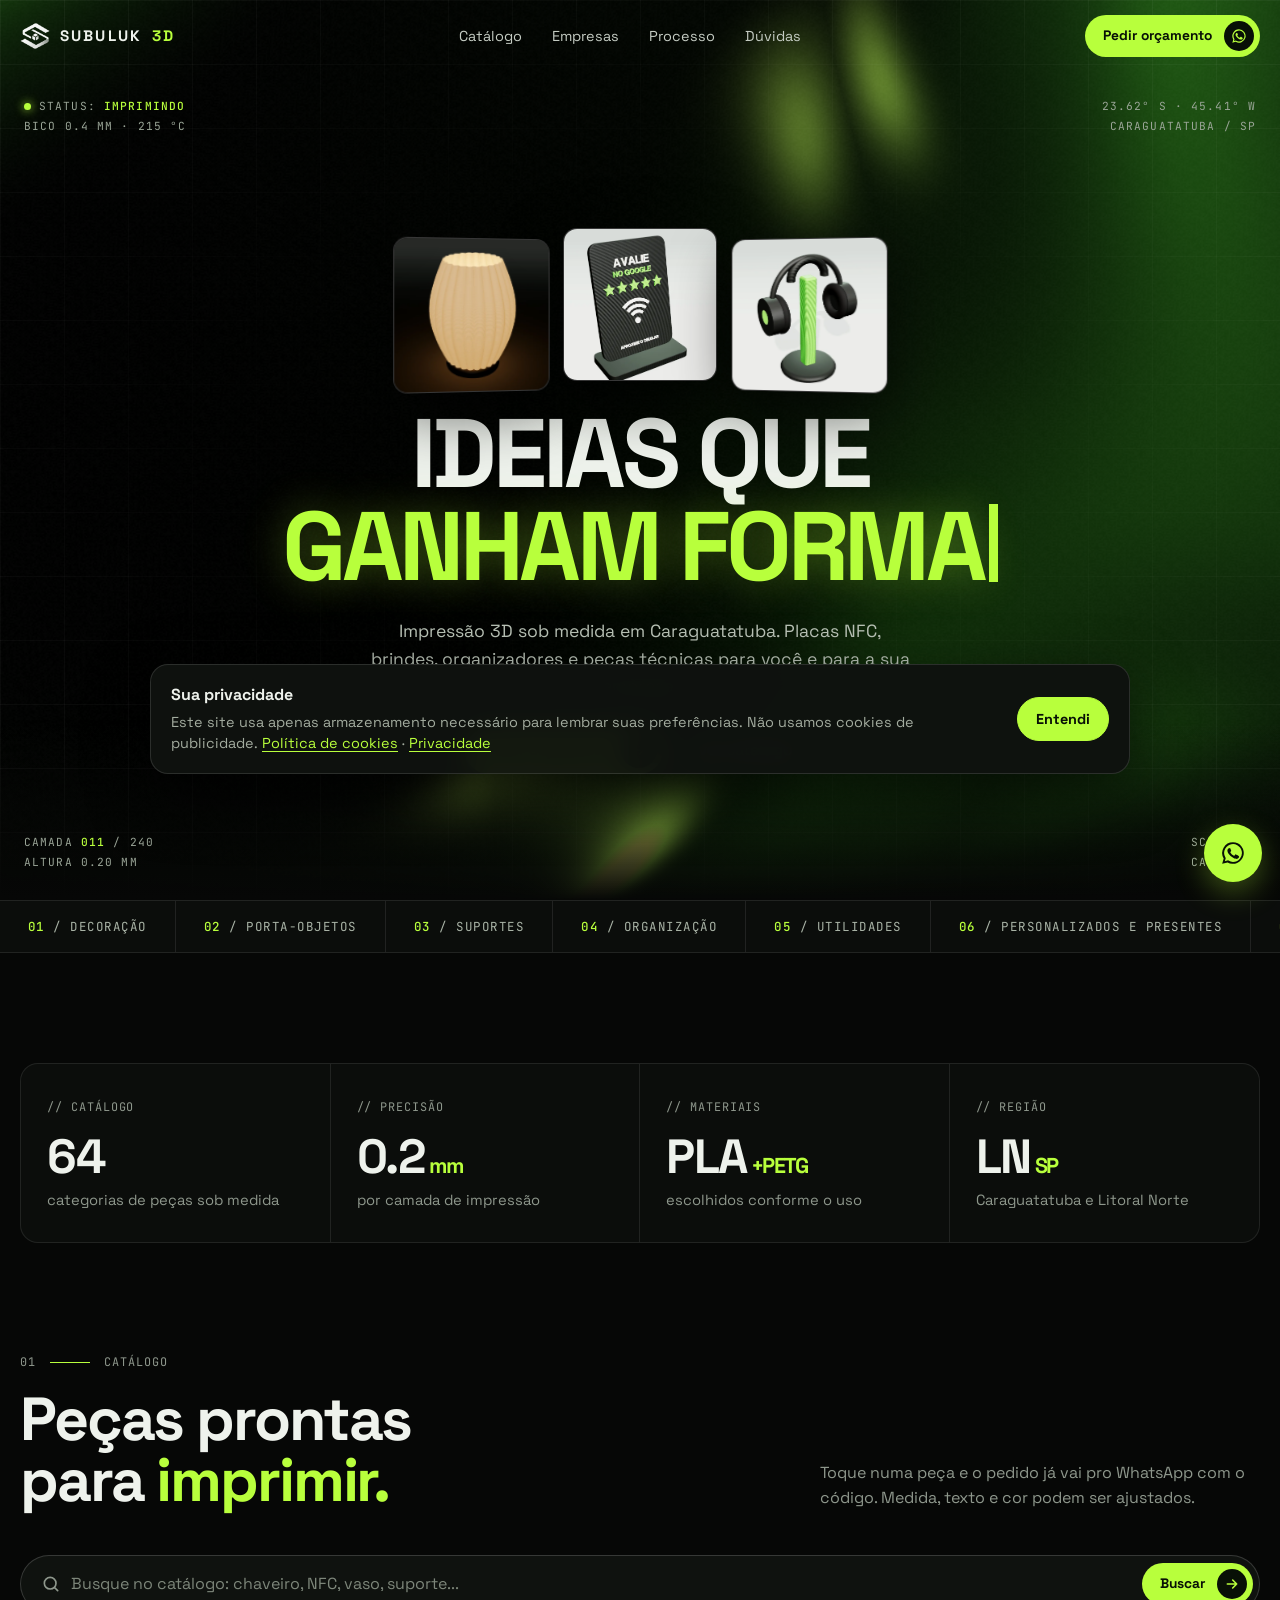
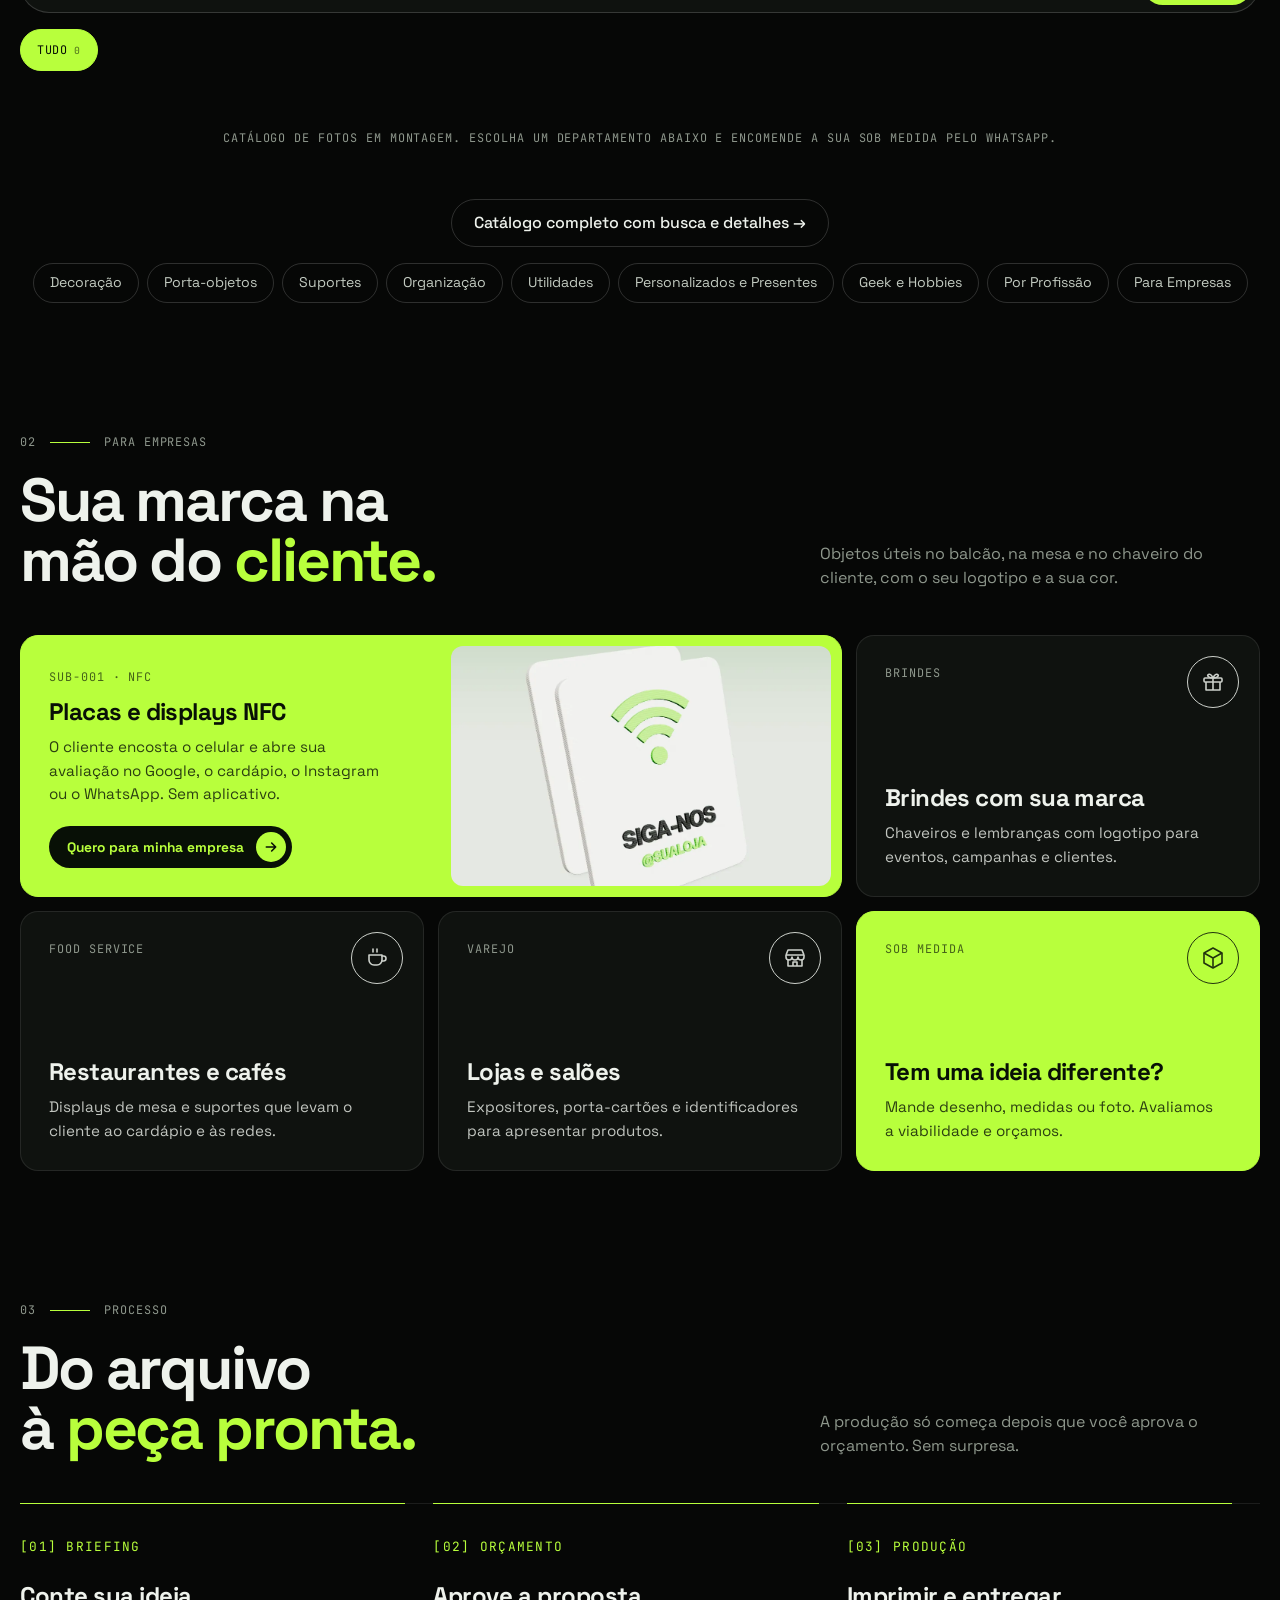
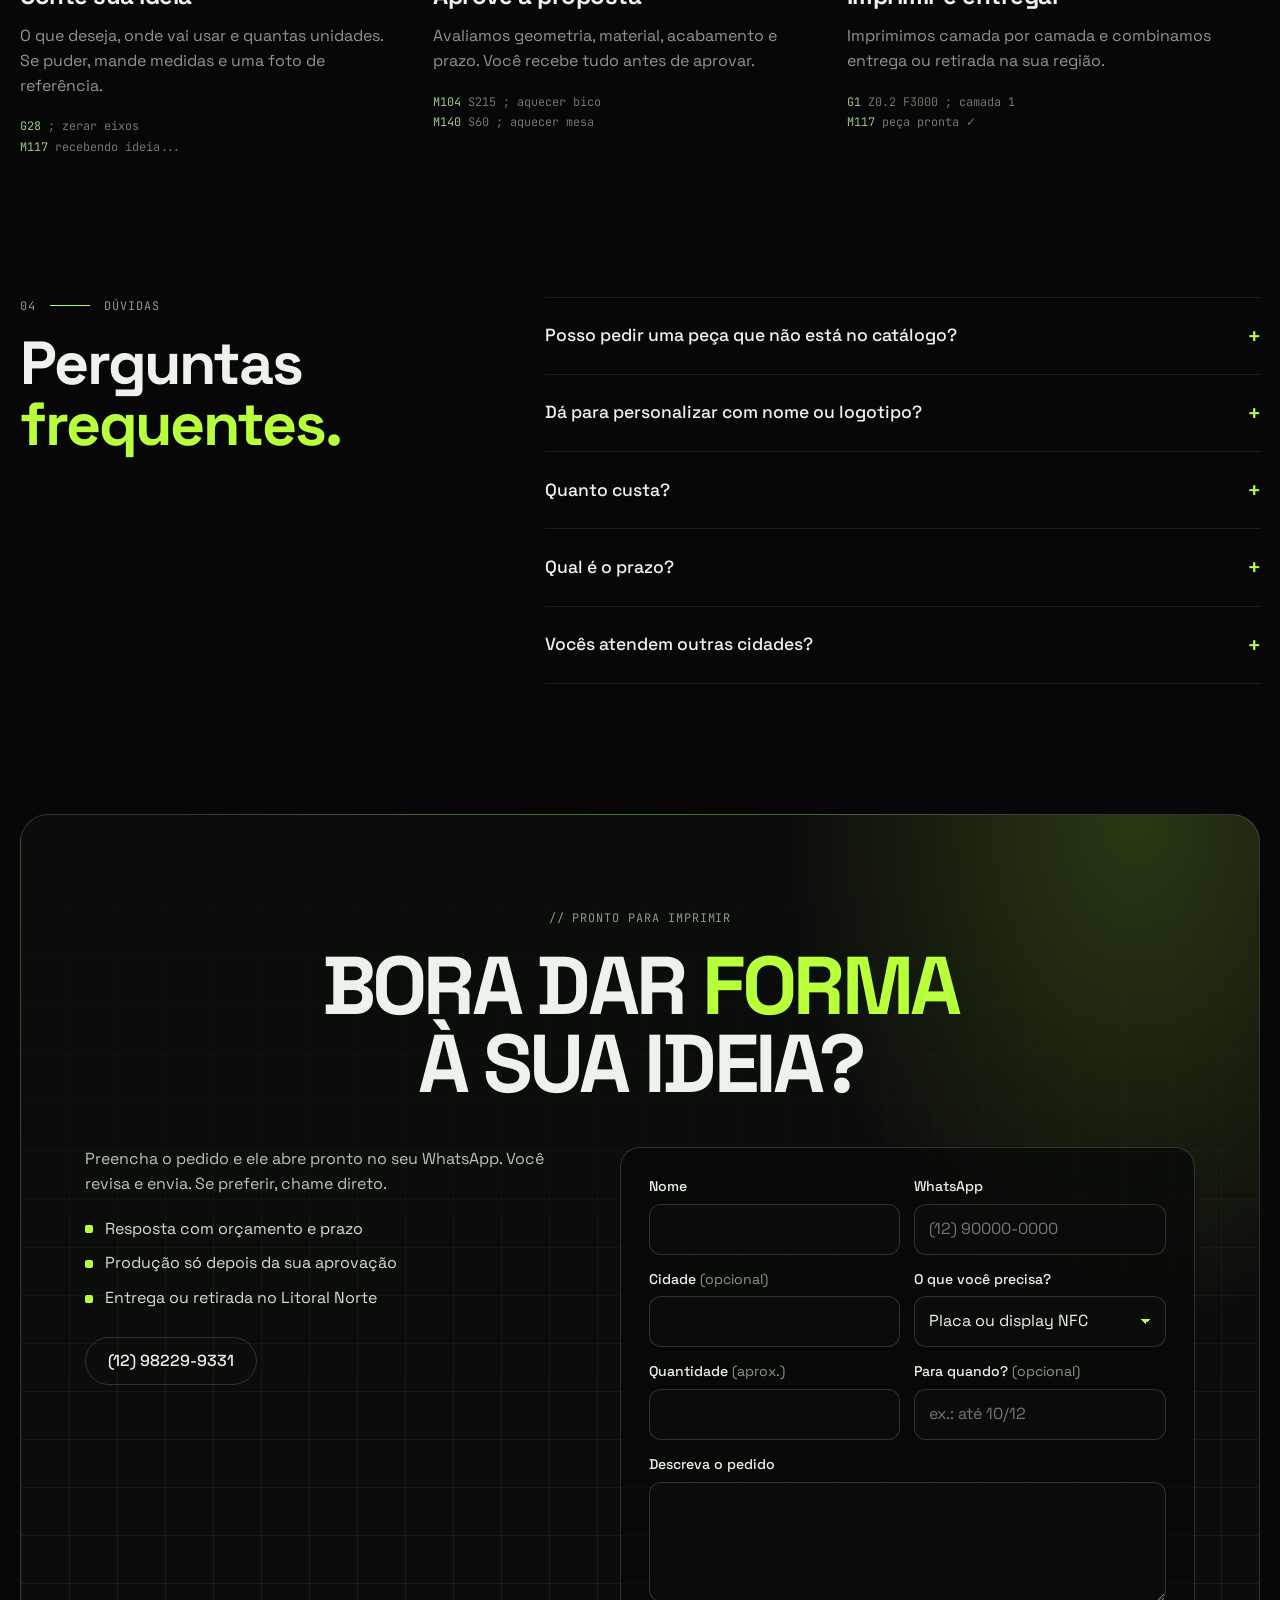
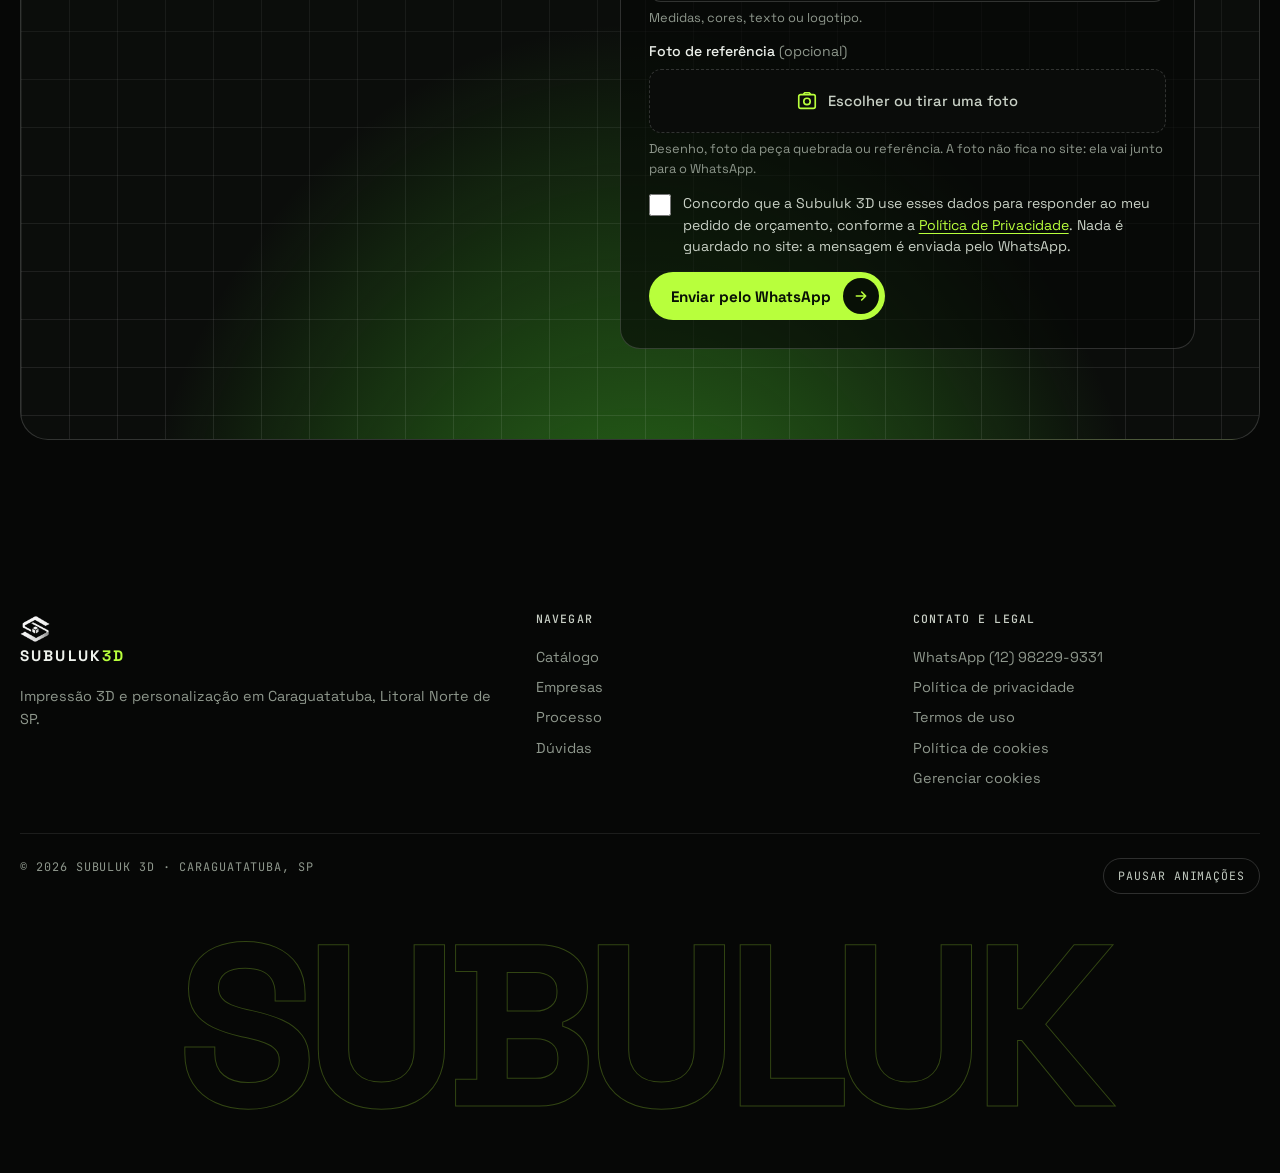
<file: index.html>
<!DOCTYPE html>
<html lang="pt-BR">
<head>
<meta charset="UTF-8">
<meta name="viewport" content="width=device-width, initial-scale=1">
<title>Impressão 3D em Caraguatatuba | Subuluk 3D</title>
<meta name="description" content="Impressão 3D sob medida em Caraguatatuba e Litoral Norte: placas NFC de avaliação Google, chaveiros personalizados, brindes, organizadores e peças para empresas. Orçamento pelo WhatsApp.">
<link rel="canonical" href="https://subuluk3d.github.io/SITE/">
<meta name="robots" content="index, follow, max-image-preview:large">
<meta name="theme-color" content="#060706">
<meta name="referrer" content="strict-origin-when-cross-origin">
<meta name="format-detection" content="telephone=no">
<meta property="og:type" content="website">
<meta property="og:locale" content="pt_BR">
<meta property="og:site_name" content="Subuluk 3D">
<meta property="og:title" content="Subuluk 3D | Impressão 3D sob medida em Caraguatatuba">
<meta property="og:description" content="Placas NFC, chaveiros, brindes e peças personalizadas impressas em 3D. Peça seu orçamento pelo WhatsApp.">
<meta property="og:url" content="https://subuluk3d.github.io/SITE/">
<meta property="og:image" content="https://subuluk3d.github.io/SITE/assets/og-image.jpg">
<meta property="og:image:width" content="1200">
<meta property="og:image:height" content="630">
<meta property="og:image:alt" content="Subuluk 3D, impressão 3D sob medida">
<meta name="twitter:card" content="summary_large_image">
<meta name="twitter:title" content="Subuluk 3D | Impressão 3D sob medida">
<meta name="twitter:description" content="Placas NFC, chaveiros, brindes e peças personalizadas impressas em 3D em Caraguatatuba.">
<meta name="twitter:image" content="https://subuluk3d.github.io/SITE/assets/og-image.jpg">
<link rel="icon" type="image/png" href="logo.png">
<link rel="apple-touch-icon" href="logo.png">
<link rel="manifest" href="manifest.webmanifest">
<link rel="stylesheet" href="assets/site.css">
<script src="assets/site.js"></script>
<script type="application/ld+json">
{"@context":"https://schema.org","@graph":[
{"@type":"LocalBusiness","@id":"https://subuluk3d.github.io/SITE/#negocio","name":"Subuluk 3D","description":"Impressão 3D sob medida e produtos personalizados: placas NFC, chaveiros, brindes, decoração e organizadores.","url":"https://subuluk3d.github.io/SITE/","image":"https://subuluk3d.github.io/SITE/assets/og-image.jpg","logo":"https://subuluk3d.github.io/SITE/logo.png","telephone":"+55-12-98229-9331","priceRange":"$$","address":{"@type":"PostalAddress","addressLocality":"Caraguatatuba","addressRegion":"SP","addressCountry":"BR"},"geo":{"@type":"GeoCoordinates","latitude":-23.6178,"longitude":-45.4128},"areaServed":["Caraguatatuba","São Sebastião","Ilhabela","Ubatuba","Litoral Norte de São Paulo"],"contactPoint":{"@type":"ContactPoint","telephone":"+55-12-98229-9331","contactType":"customer service","availableLanguage":"Portuguese"}},
{"@type":"WebSite","@id":"https://subuluk3d.github.io/SITE/#site","url":"https://subuluk3d.github.io/SITE/","name":"Subuluk 3D","inLanguage":"pt-BR","publisher":{"@id":"https://subuluk3d.github.io/SITE/#negocio"}}
]}
</script>
<link rel="preconnect" href="https://fonts.googleapis.com">
<link rel="preconnect" href="https://fonts.gstatic.com" crossorigin>
<link href="https://fonts.googleapis.com/css2?family=Space+Grotesk:wght@400;500;700&family=JetBrains+Mono:wght@400;500;700&display=swap" rel="stylesheet">
<style>
:root{
  --bg:#060706;--bg2:#0B0D0B;--panel:#0F120F;--line:rgba(255,255,255,.09);--line2:rgba(255,255,255,.16);
  --ink:#EEF2EC;--mute:#8E978C;--green:#4CD62B;--lime:#B8FF3C;--on-lime:#081006;
  --max:1240px;--r:18px;
  --display:"Space Grotesk",system-ui,sans-serif;--mono:"JetBrains Mono",ui-monospace,Consolas,monospace;
}
*{box-sizing:border-box;margin:0;padding:0}
html{scroll-behavior:smooth;scroll-padding-top:80px}
body{font-family:var(--display);background:var(--bg);color:var(--ink);line-height:1.55;-webkit-font-smoothing:antialiased;overflow-x:hidden}
a{color:inherit;text-decoration:none}img{display:block;max-width:100%;height:auto}
button{font:inherit;color:inherit;background:none;border:0;cursor:pointer}
:focus-visible{outline:2px solid var(--lime);outline-offset:3px;border-radius:6px}
::selection{background:var(--lime);color:var(--on-lime)}
.wrap{width:min(var(--max),100% - 32px);margin:auto}
.mono{font-family:var(--mono);font-size:.74rem;letter-spacing:.08em;text-transform:uppercase;color:var(--mute)}
.skip{position:absolute;left:-999px}.skip:focus{left:12px;top:12px;background:var(--lime);color:var(--on-lime);padding:8px 12px;z-index:99}

/* header */
header{position:fixed;inset:0 0 auto;z-index:40;transition:background .3s,border-color .3s;border-bottom:1px solid transparent}
header.solid{background:rgba(6,7,6,.78);backdrop-filter:blur(14px);-webkit-backdrop-filter:blur(14px);border-color:var(--line)}
.nav{height:72px;display:flex;align-items:center;justify-content:space-between;gap:20px}
.brand{display:flex;align-items:center;gap:10px;font-weight:700;letter-spacing:.14em;font-size:.95rem}
.brand img{width:30px;height:30px}
.brand b{color:var(--lime)}
.links{display:flex;gap:30px;font-size:.9rem;color:#C5CCC3}
.links a{position:relative;padding:6px 0}
.links a::after{content:"";position:absolute;left:0;bottom:0;height:1px;width:100%;background:var(--lime);transform:scaleX(0);transform-origin:left;transition:transform .25s}
.links a:hover{color:#fff}.links a:hover::after{transform:none}
.pill{display:inline-flex;align-items:center;gap:12px;min-height:48px;padding:6px 6px 6px 22px;border-radius:999px;background:var(--lime);color:var(--on-lime);font-weight:700;font-size:.95rem;transition:box-shadow .25s,transform .25s}
.pill .ar{width:36px;height:36px;border-radius:50%;background:var(--on-lime);color:var(--lime);display:grid;place-items:center;transition:transform .25s}
.pill .ar svg{width:16px;height:16px}
.pill:hover{box-shadow:0 0 0 6px rgba(184,255,60,.14),0 10px 40px rgba(184,255,60,.25)}
.pill:hover .ar{transform:rotate(-45deg)}
.pill.sm{min-height:42px;font-size:.86rem;padding-left:18px}.pill.sm .ar{width:30px;height:30px}
.ghost{display:inline-flex;align-items:center;gap:10px;min-height:48px;padding:0 22px;border-radius:999px;border:1px solid var(--line2);font-weight:500;transition:border-color .2s,background .2s}
.ghost:hover{border-color:var(--lime);background:rgba(184,255,60,.06)}

/* hero */
.hero{position:relative;min-height:100svh;display:grid;place-items:center;overflow:hidden;isolation:isolate;padding:120px 0 90px}
#gl{position:absolute;inset:0;width:100%;height:100%;z-index:-2;background:radial-gradient(60% 50% at 70% 40%,#163a0e,transparent 70%),var(--bg)}
.hero::before{content:"";position:absolute;inset:0;z-index:-1;pointer-events:none;
  background:linear-gradient(var(--line) 1px,transparent 1px) 0 0/100% 64px,linear-gradient(90deg,var(--line) 1px,transparent 1px) 0 0/64px 100%;
  -webkit-mask-image:radial-gradient(70% 60% at 50% 45%,transparent 30%,#000 100%);mask-image:radial-gradient(70% 60% at 50% 45%,transparent 30%,#000 100%);opacity:.5}
.hero::after{content:"";position:absolute;inset:auto 0 0;height:180px;z-index:-1;background:linear-gradient(transparent,var(--bg))}
.hud{position:absolute;z-index:1;font-family:var(--mono);font-size:.7rem;letter-spacing:.1em;color:#9AA597;text-transform:uppercase;line-height:1.8}
.hud.tl{top:96px;left:24px}.hud.tr{top:96px;right:24px;text-align:right}.hud.bl{bottom:28px;left:24px}.hud.br{bottom:28px;right:24px;text-align:right}
.hud b{color:var(--lime);font-weight:500}
.dot{display:inline-block;width:7px;height:7px;border-radius:50%;background:var(--lime);margin-right:8px;box-shadow:0 0 10px var(--lime);animation:bl 1.4s infinite}
@keyframes bl{50%{opacity:.25}}
.hc{text-align:center;display:flex;flex-direction:column;align-items:center;gap:26px}
.shots{display:flex;gap:14px;justify-content:center;perspective:900px}
.shot{width:clamp(96px,12vw,168px);aspect-ratio:1;border-radius:14px;overflow:hidden;border:1px solid var(--line2);background:#111;box-shadow:0 20px 60px rgba(0,0,0,.6);transition:transform .5s cubic-bezier(.2,.8,.2,1)}
.shot img{width:100%;height:100%;object-fit:cover;filter:saturate(.9) contrast(1.05)}
.shot:nth-child(1){transform:rotateY(14deg) translateY(10px)}.shot:nth-child(3){transform:rotateY(-14deg) translateY(10px)}
.shots:hover .shot{transform:none}
.hero h1{font-size:clamp(2.6rem,7.6vw,6.6rem);font-weight:700;line-height:.95;letter-spacing:-.045em;text-transform:uppercase;max-width:13ch}
.hero h1 em{font-style:normal;color:var(--lime);text-shadow:0 0 40px rgba(184,255,60,.35)}
.hero h1 .cur{display:inline-block;width:.09em;height:.8em;background:var(--lime);margin-left:.06em;vertical-align:-.02em;animation:bl 1s steps(1) infinite}
.hero p.lead{max-width:540px;color:#B9C2B6;font-size:1.1rem}
.hero .cta{display:flex;gap:12px;flex-wrap:wrap;justify-content:center}

/* ticker */
.tick{border-block:1px solid var(--line);background:var(--bg2);overflow:hidden}
.tick-in{display:flex;width:max-content;animation:mq 50s linear infinite}
.tick span{font-family:var(--mono);font-size:.78rem;letter-spacing:.12em;text-transform:uppercase;color:#A9B3A6;padding:16px 28px;border-right:1px solid var(--line);white-space:nowrap}
.tick span b{color:var(--lime);font-weight:500}
@keyframes mq{to{transform:translateX(-50%)}}

/* sections */
section{padding:110px 0;position:relative}
.sh{display:grid;grid-template-columns:1fr 1fr;gap:30px;align-items:end;margin-bottom:44px}
.sh .idx{display:flex;gap:14px;align-items:center;margin-bottom:18px}
.sh .idx i{flex:none;width:40px;height:1px;background:var(--lime)}
.sh h2{font-size:clamp(2rem,4.8vw,3.8rem);font-weight:700;line-height:1;letter-spacing:-.035em}
.sh h2 em{font-style:normal;color:var(--lime)}
.sh p{color:var(--mute);max-width:440px;justify-self:end}

/* stats */
.stats{display:grid;grid-template-columns:repeat(4,1fr);border:1px solid var(--line);border-radius:var(--r);overflow:hidden;background:var(--bg2)}
.stat{padding:30px 26px;border-right:1px solid var(--line)}.stat:last-child{border:0}
.stat strong{display:block;font-size:clamp(2rem,4vw,3rem);font-weight:700;letter-spacing:-.03em;line-height:1;margin:14px 0 8px}
.stat strong small{font-size:.45em;color:var(--lime);margin-left:4px}
.stat p{color:var(--mute);font-size:.92rem}

/* catalog */
.tabs{display:flex;gap:6px;overflow-x:auto;padding-bottom:12px;margin-bottom:22px;scrollbar-width:thin;scrollbar-color:#333 transparent}
.tab{flex:none;min-height:42px;padding:0 16px;border-radius:999px;border:1px solid var(--line2);font-family:var(--mono);font-size:.74rem;letter-spacing:.06em;text-transform:uppercase;color:#C2CAC0;transition:all .2s}
.tab:hover{border-color:var(--lime);color:#fff}
.tab[aria-pressed="true"]{background:var(--lime);border-color:var(--lime);color:var(--on-lime)}
.tab small{opacity:.6;margin-left:6px}
.deps{display:flex;gap:8px;flex-wrap:wrap;justify-content:center;margin-top:16px}
.deps[hidden]{display:none}
.deps a{min-height:40px;display:inline-flex;align-items:center;padding:0 16px;border-radius:999px;border:1px solid var(--line2);font-size:.88rem;color:#C2CAC0;transition:border-color .2s,color .2s}
.deps a:hover{border-color:var(--lime);color:var(--lime)}
.grid{display:grid;grid-template-columns:repeat(4,1fr);gap:14px}
.card{position:relative;display:flex;flex-direction:column;border:1px solid var(--line);border-radius:var(--r);background:var(--panel);overflow:hidden;transition:border-color .25s,transform .35s cubic-bezier(.2,.8,.2,1)}
.card:hover{border-color:rgba(184,255,60,.5);transform:translateY(-4px)}
.card::before{content:"";position:absolute;inset:0;z-index:2;pointer-events:none;border-radius:inherit;background:radial-gradient(400px circle at var(--mx,50%) var(--my,0%),rgba(184,255,60,.12),transparent 40%);opacity:0;transition:opacity .3s}
.card:hover::before{opacity:1}
.card .img{position:relative;aspect-ratio:1;margin:8px;border-radius:12px;overflow:hidden;background:#1a1d1a}
.card .img img{position:absolute;inset:0;width:100%;height:100%;object-fit:cover;transition:opacity .4s,transform .6s cubic-bezier(.2,.8,.2,1)}
.card .img img+img{opacity:0}
.card:hover .img img{transform:scale(1.04)}
.card:hover .img img+img{opacity:1}
.card .badge{position:absolute;top:10px;left:10px;z-index:1;font-family:var(--mono);font-size:.64rem;letter-spacing:.08em;text-transform:uppercase;background:var(--lime);color:var(--on-lime);padding:4px 9px;border-radius:999px;font-weight:700}
.card .body{padding:8px 16px 16px;display:flex;flex-direction:column;gap:6px;flex:1}
.card .top{display:flex;justify-content:space-between;gap:8px}
.card h3{font-size:1.04rem;font-weight:500;line-height:1.25;letter-spacing:-.01em}
.card .spec{margin-top:auto;padding-top:10px;border-top:1px dashed var(--line2);display:flex;justify-content:space-between;align-items:center;gap:8px}
.card .go{width:32px;height:32px;flex:none;border-radius:50%;border:1px solid var(--line2);display:grid;place-items:center;transition:all .25s}
.card .go svg{width:14px;height:14px}
.card:hover .go{background:var(--lime);border-color:var(--lime);color:var(--on-lime);transform:rotate(-45deg)}
.card.big{grid-column:span 2;grid-row:span 2}
.card.big .img{aspect-ratio:auto;flex:1;min-height:320px}
.card.big h3{font-size:1.6rem;letter-spacing:-.02em}
.card.big .desc{color:var(--mute);font-size:.95rem}

/* services */
.svc{display:grid;grid-template-columns:repeat(3,1fr);gap:14px}
.sv{position:relative;border-radius:var(--r);padding:28px;min-height:260px;display:flex;flex-direction:column;justify-content:space-between;overflow:hidden;border:1px solid var(--line);background:var(--panel);transition:transform .35s cubic-bezier(.2,.8,.2,1)}
.sv:hover{transform:translateY(-4px)}
.sv.lime{background:var(--lime);color:var(--on-lime);border-color:var(--lime)}
.sv.lime .mono{color:rgba(8,16,6,.65)}
.sv h3{font-size:1.5rem;font-weight:700;letter-spacing:-.025em;line-height:1.1;margin:10px 0}
.sv p{font-size:.95rem;opacity:.8;max-width:34ch}
.sv .ico{position:absolute;right:20px;top:20px;width:52px;height:52px;border-radius:50%;display:grid;place-items:center;border:1px solid currentColor;opacity:.85}
.sv .ico svg{width:24px;height:24px}
.sv.wide{grid-column:span 2;display:grid;grid-template-columns:1fr 1fr;gap:20px;padding:0}
.sv.wide .tx{padding:28px;display:flex;flex-direction:column;justify-content:space-between;gap:20px}
.sv.wide .ph{position:relative;margin:10px;border-radius:12px;overflow:hidden;min-height:240px}
.sv.wide .ph img{position:absolute;inset:0;width:100%;height:100%;object-fit:cover}
.sv.wide .pill{background:var(--on-lime);color:var(--lime);align-self:flex-start}
.sv.wide .pill .ar{background:var(--lime);color:var(--on-lime)}

/* process */
.proc{display:grid;grid-template-columns:repeat(3,1fr);border-top:1px solid var(--line)}
.ps{padding:30px 28px 10px 0;position:relative}
.ps::before{content:"";position:absolute;top:-1px;left:0;height:1px;width:0;background:var(--lime);transition:width 1.2s cubic-bezier(.2,.8,.2,1)}
.ps.in::before{width:calc(100% - 28px)}
.ps .n{font-family:var(--mono);color:var(--lime);font-size:.8rem;letter-spacing:.1em}
.ps h3{font-size:1.5rem;font-weight:700;letter-spacing:-.02em;margin:18px 0 10px}
.ps p{color:var(--mute)}
.ps code{display:block;margin-top:18px;font-family:var(--mono);font-size:.74rem;color:#6E7A6B;line-height:1.7}
.ps code b{color:#9EC48F;font-weight:400}

/* faq */
.faqw{display:grid;grid-template-columns:.8fr 1.2fr;gap:48px;align-items:start}
.faq details{border-bottom:1px solid var(--line)}
.faq details:first-child{border-top:1px solid var(--line)}
.faq summary{cursor:pointer;list-style:none;display:flex;justify-content:space-between;align-items:center;gap:16px;padding:22px 0;font-size:1.1rem;font-weight:500;min-height:44px;transition:color .2s}
.faq summary:hover{color:var(--lime)}
.faq summary::-webkit-details-marker{display:none}
.faq summary::after{content:"+";flex:none;font-family:var(--mono);font-size:1.3rem;color:var(--lime);transition:transform .25s}
.faq details[open] summary::after{transform:rotate(45deg)}
.faq p{padding:0 0 22px;color:var(--mute);max-width:62ch}

/* final */
.final{position:relative;border-radius:28px;overflow:hidden;border:1px solid var(--line2);padding:clamp(40px,7vw,96px) clamp(24px,5vw,72px);text-align:center;isolation:isolate;
  background:radial-gradient(70% 90% at 50% 120%,rgba(76,214,43,.55),transparent 60%),radial-gradient(40% 60% at 90% 0%,rgba(184,255,60,.18),transparent 70%),var(--bg2)}
.final::before{content:"";position:absolute;inset:0;z-index:-1;background:linear-gradient(var(--line) 1px,transparent 1px) 0 0/100% 48px,linear-gradient(90deg,var(--line) 1px,transparent 1px) 0 0/48px 100%;-webkit-mask-image:linear-gradient(transparent,#000);mask-image:linear-gradient(transparent,#000)}
.final h2{font-size:clamp(2.4rem,6.4vw,5.4rem);font-weight:700;letter-spacing:-.045em;line-height:.95;text-transform:uppercase}
.final h2 em{font-style:normal;color:var(--lime)}
.final p{color:#BCC5B9;max-width:520px;margin:20px auto 30px}
.final .cta{display:flex;gap:12px;justify-content:center;flex-wrap:wrap}
footer{padding:60px 0 40px;color:var(--mute);font-size:.9rem}
.ft{display:grid;grid-template-columns:1.4fr 1fr 1fr;gap:30px;padding-bottom:40px;border-bottom:1px solid var(--line)}
.ft h4{font-family:var(--mono);font-size:.72rem;letter-spacing:.1em;text-transform:uppercase;color:#C8CFC5;margin-bottom:14px;font-weight:500}
.ft a{display:block;padding:4px 0}.ft a:hover{color:var(--lime)}
.ft .brand{margin-bottom:14px;color:var(--ink)}
.copy{display:flex;justify-content:space-between;gap:20px;flex-wrap:wrap;padding-top:24px}
.big-word{font-size:clamp(4rem,18vw,15rem);font-weight:700;letter-spacing:-.06em;line-height:.8;text-align:center;color:transparent;-webkit-text-stroke:1px rgba(184,255,60,.25);margin-top:40px;user-select:none}

.fab{position:fixed;right:18px;bottom:18px;z-index:50;width:58px;height:58px;border-radius:50%;background:var(--lime);color:var(--on-lime);display:grid;place-items:center;box-shadow:0 10px 30px rgba(184,255,60,.3);transition:transform .25s}
.fab:hover{transform:scale(1.08)}.fab svg{width:26px;height:26px}

.m .rv{opacity:0;transform:translateY(30px);filter:blur(6px);transition:opacity .8s cubic-bezier(.2,.8,.2,1),transform .8s cubic-bezier(.2,.8,.2,1),filter .8s}
.m .rv.in{opacity:1;transform:none;filter:none}

/* busca da home */
.hsearch{display:flex;align-items:center;gap:10px;height:58px;padding:0 6px 0 20px;margin-bottom:16px;border-radius:999px;background:var(--panel);border:1px solid var(--line2);transition:border-color .2s,box-shadow .2s}
.hsearch:focus-within{border-color:var(--lime);box-shadow:0 0 0 4px rgba(184,255,60,.14)}
.hsearch>svg{color:var(--mute);flex:none}
.hsearch input{flex:1;min-width:0;height:100%;background:none;border:0;outline:none;color:var(--ink);font:inherit;font-size:1rem}
.hsearch input::placeholder{color:#7D867A}
.hsearch .pill{border:0;cursor:pointer}
@media(max-width:680px){.hsearch{height:52px;padding-left:16px}.hsearch .pill{padding:6px}.hsearch .pill{font-size:0;gap:0}}
/* menu mobile */
.menu-btn{display:none;width:46px;height:46px;border-radius:50%;border:1px solid var(--line2);place-items:center}
.menu-btn span,.menu-btn span::before,.menu-btn span::after{display:block;width:18px;height:2px;background:var(--ink);position:relative;transition:transform .25s,background .25s}
.menu-btn span::before,.menu-btn span::after{content:"";position:absolute;left:0}
.menu-btn span::before{top:-6px}.menu-btn span::after{top:6px}
.menu-btn[aria-expanded="true"] span{background:transparent}
.menu-btn[aria-expanded="true"] span::before{transform:translateY(6px) rotate(45deg)}
.menu-btn[aria-expanded="true"] span::after{transform:translateY(-6px) rotate(-45deg)}
.hdr-r{display:flex;gap:10px;align-items:center}
.mnav{position:fixed;inset:72px 0 auto;z-index:39;background:rgba(6,7,6,.97);backdrop-filter:blur(14px);-webkit-backdrop-filter:blur(14px);border-bottom:1px solid var(--line);padding:12px 16px 24px}
.mnav[hidden]{display:none}
.mnav a{display:flex;justify-content:space-between;align-items:center;min-height:54px;border-bottom:1px solid var(--line);font-size:1.25rem;font-weight:500}
.mnav a span{font-family:var(--mono);font-size:.72rem;color:var(--lime)}
.mnav .pill{margin-top:18px;justify-content:space-between;width:100%;border:0}

/* formulário */
.cform{display:grid;grid-template-columns:.9fr 1.1fr;gap:clamp(24px,5vw,64px);align-items:start;text-align:left;margin-top:44px}
.cform .info p{color:#BCC5B9;margin:0 0 20px}
.cform .info ul{list-style:none;display:grid;gap:10px}
.cform .info li{display:flex;gap:12px;align-items:center;color:#D6DDD3}
.cform .info li::before{content:"";flex:none;width:8px;height:8px;border-radius:2px;background:var(--lime)}
form.qf{display:grid;grid-template-columns:1fr 1fr;gap:14px;background:rgba(6,7,6,.6);border:1px solid var(--line2);border-radius:20px;padding:clamp(18px,3vw,28px)}
.qf .f{display:flex;flex-direction:column;gap:6px}.qf .full{grid-column:1/-1}
.qf label{font-size:.88rem;font-weight:500}.qf label .opt{color:var(--mute);font-weight:400}
.qf input,.qf select,.qf textarea{width:100%;min-height:48px;padding:12px 14px;border-radius:12px;border:1px solid var(--line2);background:#0A0C0A;color:var(--ink);font:inherit;font-size:1rem}
.qf textarea{min-height:120px;resize:vertical}
.qf select{appearance:none;background-image:linear-gradient(45deg,transparent 50%,var(--lime) 50%),linear-gradient(135deg,var(--lime) 50%,transparent 50%);background-position:calc(100% - 20px) 50%,calc(100% - 15px) 50%;background-size:5px 5px;background-repeat:no-repeat}
.qf input:focus,.qf select:focus,.qf textarea:focus{outline:none;border-color:var(--lime);box-shadow:0 0 0 3px rgba(184,255,60,.18)}
.qf [aria-invalid="true"]{border-color:#FF6B5B}
.qf .err{color:#FF8A7D;font-size:.82rem;min-height:0}
.qf .err:empty{display:none}
.qf .hint{color:var(--mute);font-size:.8rem}
.qf .chk{display:flex;gap:12px;align-items:flex-start;font-size:.88rem;color:#C9D1C6;font-weight:400}
.qf .chk input{flex:none;width:22px;height:22px;min-height:0;margin-top:1px;accent-color:var(--lime)}
.qf .chk a{color:var(--lime);text-decoration:underline;text-underline-offset:3px}
.qf .send{display:flex;flex-wrap:wrap;gap:14px;align-items:center}
.qf .send .pill{border:0;cursor:pointer}
.qf .ok{color:var(--lime);font-size:.9rem}
.qdrop{position:relative;display:flex;align-items:center;justify-content:center;min-height:64px;border:1.5px dashed var(--line2);border-radius:12px;background:#0A0C0A;cursor:pointer;transition:border-color .2s}
.qdrop:hover,.qdrop:focus-within{border-color:var(--lime)}
.qdrop input{position:absolute;inset:0;opacity:0;cursor:pointer;min-height:0}
.qdrop .qd-t{display:flex;gap:10px;align-items:center;color:#C9D1C6;font-size:.92rem;pointer-events:none}.qdrop svg{width:22px;height:22px;color:var(--lime)}
.qprev{display:flex;gap:12px;align-items:center;margin-top:4px}.qprev[hidden]{display:none}
.qprev img{width:64px;height:64px;object-fit:cover;border-radius:10px;border:1px solid var(--line2)}
.qprev span{flex:1;font-size:.85rem;color:#C9D1C6;overflow:hidden;text-overflow:ellipsis;white-space:nowrap}
.qprev button,.qf .fotobtn{background:none;border:1px solid var(--line2);color:var(--ink);border-radius:999px;padding:8px 14px;cursor:pointer;font:inherit;font-size:.85rem}
.qf .fotobtn{border-color:var(--lime);color:var(--lime);margin-top:8px}
.hp{position:absolute!important;left:-9999px!important;width:1px;height:1px;overflow:hidden}

/* rodapé extra */
.ft button{color:inherit;padding:4px 0;text-align:left}.ft button:hover{color:var(--lime)}
.pausebtn{font-family:var(--mono);font-size:.72rem;letter-spacing:.08em;text-transform:uppercase;border:1px solid var(--line2);border-radius:999px;padding:8px 14px;color:#C2CAC0;min-height:36px}
.pausebtn:hover{border-color:var(--lime);color:var(--lime)}

@media(max-width:1020px){
  .links{display:none}.menu-btn{display:grid}
  .cform{grid-template-columns:1fr}
  .grid{grid-template-columns:repeat(3,1fr)}
  .stats{grid-template-columns:1fr 1fr}.stat:nth-child(2){border-right:0}.stat:nth-child(-n+2){border-bottom:1px solid var(--line)}
  .svc{grid-template-columns:1fr 1fr}.sv.wide{grid-column:span 2}
  .faqw,.sh{grid-template-columns:1fr}.sh p{justify-self:start}
  .ft{grid-template-columns:1fr 1fr}
}
@media(max-width:680px){
  .hud.tr,.hud.br{display:none}.hud.tl{top:84px;left:16px}.hud.bl{left:16px;bottom:18px}
  .hero{padding:130px 0 90px}
  .shot{width:28vw}
  .grid{grid-template-columns:1fr 1fr;gap:10px}.card.big{grid-column:span 2;grid-row:auto}.card.big .img{min-height:260px}
  .card .body{padding:6px 12px 12px}.card h3{font-size:.92rem}.card.big h3{font-size:1.3rem}
  .svc,.proc{grid-template-columns:1fr}.sv.wide{grid-column:auto;grid-template-columns:1fr}
  .ps{padding-right:0}.ps.in::before{width:100%}
  section{padding:76px 0}
  .ft{grid-template-columns:1fr}
  .nav .pill .t{display:none}.nav .pill{padding-left:6px}
  form.qf{grid-template-columns:1fr}
}
@media(prefers-reduced-motion:reduce){*{animation:none!important;transition:none!important}.m .rv{opacity:1;transform:none;filter:none}html{scroll-behavior:auto}}
</style>
<script>if(!matchMedia("(prefers-reduced-motion: reduce)").matches&&"IntersectionObserver"in window)document.documentElement.classList.add("m")</script>
</head>
<body>
<a class="skip" href="#catalogo">Ir para o catálogo</a>
<svg width="0" height="0" style="position:absolute" aria-hidden="true">
  <symbol id="i-wa" viewBox="0 0 24 24"><path fill="currentColor" d="M12 2a10 10 0 0 0-8.6 15.1L2 22l5-1.3A10 10 0 1 0 12 2Zm0 18.2a8.2 8.2 0 0 1-4.2-1.2l-.3-.2-3 .8.8-2.9-.2-.3A8.2 8.2 0 1 1 12 20.2Zm4.5-6.1c-.2-.1-1.5-.7-1.700-.8-.2-.1-.4-.1-.6.1l-.8 1c-.1.2-.3.2-.5.1a6.7 6.7 0 0 1-3.3-2.9c-.3-.4.2-.4.7-1.4.1-.2 0-.3 0-.5l-.8-1.8c-.2-.5-.4-.4-.6-.4h-.5a1 1 0 0 0-.7.3 3 3 0 0 0-.9 2.2 5.2 5.2 0 0 0 1.1 2.7 11.9 11.9 0 0 0 4.6 4c1.7.7 2.3.8 3.2.7.5-.1 1.5-.6 1.700-1.2.2-.6.2-1.100.2-1.2-.1-.1-.3-.2-.5-.3Z"/></symbol>
  <symbol id="i-ar" viewBox="0 0 24 24"><path fill="none" stroke="currentColor" stroke-width="2.4" stroke-linecap="round" stroke-linejoin="round" d="M5 12h14M13 6l6 6-6 6"/></symbol>
  <symbol id="i-nfc" viewBox="0 0 24 24"><g fill="none" stroke="currentColor" stroke-width="1.8" stroke-linecap="round"><path d="M6 8.5a5 5 0 0 1 0 7"/><path d="M9.5 6a9 9 0 0 1 0 12"/><path d="M13 3.5a13 13 0 0 1 0 17"/></g></symbol>
  <symbol id="i-gift" viewBox="0 0 24 24"><g fill="none" stroke="currentColor" stroke-width="1.6" stroke-linejoin="round"><rect x="3" y="8" width="18" height="4" rx="1"/><path d="M5 12v8h14v-8M12 8v12M12 8S10 3 7.5 4.5 9 8 12 8Zm0 0s2-5 4.5-3.5S15 8 12 8Z"/></g></symbol>
  <symbol id="i-store" viewBox="0 0 24 24"><g fill="none" stroke="currentColor" stroke-width="1.6" stroke-linejoin="round"><path d="M3 9l2-5h14l2 5M3 9h18v2a3 3 0 0 1-6 0 3 3 0 0 1-6 0 3 3 0 0 1-6 0Z"/><path d="M5 13v7h14v-7M10 20v-4h4v4"/></g></symbol>
  <symbol id="i-cup" viewBox="0 0 24 24"><g fill="none" stroke="currentColor" stroke-width="1.6" stroke-linecap="round" stroke-linejoin="round"><path d="M4 9h13v5a5 5 0 0 1-5 5H9a5 5 0 0 1-5-5Z"/><path d="M17 10h1.5a2.5 2.5 0 0 1 0 5H17M8 3v3M12 3v3"/></g></symbol>
  <symbol id="i-cube" viewBox="0 0 24 24"><g fill="none" stroke="currentColor" stroke-width="1.6" stroke-linejoin="round"><path d="M12 2 3 7v10l9 5 9-5V7Z"/><path d="M3 7l9 5 9-5M12 12v10"/></g></symbol>
</svg>

<header id="hdr"><div class="wrap nav">
  <a class="brand" href="#inicio" aria-label="Subuluk 3D, início"><img src="logo.png" alt="" width="30" height="30">SUBULUK<b>3D</b></a>
  <nav class="links" aria-label="Menu principal"><a href="catalogo.html">Catálogo</a><a href="#empresas">Empresas</a><a href="#processo">Processo</a><a href="#duvidas">Dúvidas</a></nav>
  <div class="hdr-r">
    <a class="pill sm" href="#contato" data-wa aria-label="Pedir orçamento pelo WhatsApp"><span class="t">Pedir orçamento</span><span class="ar"><svg aria-hidden="true"><use href="#i-wa"/></svg></span></a>
    <button class="menu-btn" type="button" aria-expanded="false" aria-controls="mnav" aria-label="Abrir menu"><span></span></button>
  </div>
</div></header>
<nav class="mnav" id="mnav" aria-label="Menu" hidden>
  <a href="catalogo.html">Catálogo completo <span>01</span></a><a href="#empresas">Empresas <span>02</span></a><a href="#processo">Processo <span>03</span></a><a href="#duvidas">Dúvidas <span>04</span></a><a href="#contato">Orçamento <span>05</span></a>
  <a class="pill" href="#" data-wa>Chamar no WhatsApp<span class="ar"><svg aria-hidden="true"><use href="#i-wa"/></svg></span></a>
</nav>

<main id="inicio">
<section class="hero" aria-label="Apresentação">
  <canvas id="gl" aria-hidden="true"></canvas>
  <div aria-hidden="true">
  <div class="hud tl"><span class="dot"></span>Status: <b>imprimindo</b><br>Bico 0.4 mm · 215 °C</div>
  <div class="hud tr">23.62° S · 45.41° W<br>Caraguatatuba / SP</div>
  <div class="hud bl">Camada <b id="layer">001</b> / 240<br>Altura 0.20 mm</div>
  <div class="hud br">Scroll ↓<br>Catálogo</div>
  </div>
  <div class="wrap hc">
    <div class="shots rv">
      <div class="shot"><img src="fotos/produtos/luminaria.webp" alt="Luminária ondulada impressa em 3D"></div>
      <div class="shot"><img src="fotos/produtos/placa-nfc-avaliacao.webp" alt="Placa NFC de avaliação Google"></div>
      <div class="shot"><img src="fotos/produtos/suporte-headset.webp" alt="Suporte para headset"></div>
    </div>
    <h1 class="rv">Ideias que <em>ganham forma</em><span class="cur" aria-hidden="true"></span></h1>
    <p class="lead rv">Impressão 3D sob medida em Caraguatatuba. Placas NFC, brindes, organizadores e peças técnicas para você e para a sua empresa.</p>
    <div class="cta rv">
      <a class="pill" href="#contato" data-wa>Pedir orçamento<span class="ar"><svg aria-hidden="true"><use href="#i-ar"/></svg></span></a>
      <a class="ghost" href="#catalogo">Ver catálogo</a>
    </div>
  </div>
</section>

<div class="tick" aria-hidden="true"><div class="tick-in" id="tick"></div></div>

<section style="padding-bottom:0"><div class="wrap">
  <div class="stats rv">
    <div class="stat"><span class="mono">// Catálogo</span><strong id="count">27</strong><p>peças prontas para personalizar</p></div>
    <div class="stat"><span class="mono">// Precisão</span><strong>0.2<small>mm</small></strong><p>por camada de impressão</p></div>
    <div class="stat"><span class="mono">// Materiais</span><strong>PLA<small>+PETG</small></strong><p>escolhidos conforme o uso</p></div>
    <div class="stat"><span class="mono">// Região</span><strong>LN<small>SP</small></strong><p>Caraguatatuba e Litoral Norte</p></div>
  </div>
</div></section>

<section id="catalogo"><div class="wrap">
  <div class="sh">
    <div class="rv"><div class="idx"><span class="mono">01</span><i></i><span class="mono">Catálogo</span></div><h2>Peças prontas<br>para <em>imprimir.</em></h2></div>
    <p class="rv">Toque numa peça e o pedido já vai pro WhatsApp com o código. Medida, texto e cor podem ser ajustados.</p>
  </div>
  <form class="hsearch" action="catalogo.html" role="search">
    <label for="hq" class="sr-only" style="position:absolute;width:1px;height:1px;overflow:hidden;clip:rect(0 0 0 0)">Buscar no catálogo</label>
    <svg aria-hidden="true" width="20" height="20" viewBox="0 0 24 24"><g fill="none" stroke="currentColor" stroke-width="2" stroke-linecap="round"><circle cx="11" cy="11" r="7"/><path d="m20 20-3.5-3.5"/></g></svg>
    <input id="hq" name="q" type="search" placeholder="Busque no catálogo: chaveiro, NFC, vaso, suporte..." enterkeyhint="search">
    <button type="submit" class="pill sm">Buscar<span class="ar"><svg aria-hidden="true"><use href="#i-ar"/></svg></span></button>
  </form>
  <div class="tabs" role="group" aria-label="Filtrar por categoria" id="tabs"></div>
  <div class="grid" id="grid" aria-live="polite"></div>
  <p style="margin-top:28px;text-align:center"><a class="ghost" href="catalogo.html">Catálogo completo com busca e detalhes →</a></p>
  <nav class="deps" id="deps" aria-label="Departamentos do catálogo" hidden></nav>
</div></section>

<section id="empresas" style="padding-top:20px"><div class="wrap">
  <div class="sh">
    <div class="rv"><div class="idx"><span class="mono">02</span><i></i><span class="mono">Para empresas</span></div><h2>Sua marca na<br>mão do <em>cliente.</em></h2></div>
    <p class="rv">Objetos úteis no balcão, na mesa e no chaveiro do cliente, com o seu logotipo e a sua cor.</p>
  </div>
  <div class="svc">
    <div class="sv lime wide rv">
      <div class="tx"><div><span class="mono">SUB-001 · NFC</span><h3>Placas e displays NFC</h3><p>O cliente encosta o celular e abre sua avaliação no Google, o cardápio, o Instagram ou o WhatsApp. Sem aplicativo.</p></div>
      <a class="pill sm" href="#contato" data-wa data-msg="Olá! Quero saber sobre placas e displays NFC para a minha empresa.">Quero para minha empresa<span class="ar"><svg aria-hidden="true"><use href="#i-ar"/></svg></span></a></div>
      <div class="ph"><img src="fotos/produtos/display-nfc-mesa.webp" alt="Display NFC de mesa" loading="lazy"></div>
    </div>
    <div class="sv rv"><span class="ico"><svg aria-hidden="true"><use href="#i-gift"/></svg></span><span class="mono">Brindes</span><div><h3>Brindes com sua marca</h3><p>Chaveiros e lembranças com logotipo para eventos, campanhas e clientes.</p></div></div>
    <div class="sv rv"><span class="ico"><svg aria-hidden="true"><use href="#i-cup"/></svg></span><span class="mono">Food service</span><div><h3>Restaurantes e cafés</h3><p>Displays de mesa e suportes que levam o cliente ao cardápio e às redes.</p></div></div>
    <div class="sv rv"><span class="ico"><svg aria-hidden="true"><use href="#i-store"/></svg></span><span class="mono">Varejo</span><div><h3>Lojas e salões</h3><p>Expositores, porta-cartões e identificadores para apresentar produtos.</p></div></div>
    <div class="sv lime rv"><span class="ico"><svg aria-hidden="true"><use href="#i-cube"/></svg></span><span class="mono">Sob medida</span><div><h3>Tem uma ideia diferente?</h3><p>Mande desenho, medidas ou foto. Avaliamos a viabilidade e orçamos.</p></div></div>
  </div>
</div></section>

<section id="processo" style="padding-top:20px"><div class="wrap">
  <div class="sh">
    <div class="rv"><div class="idx"><span class="mono">03</span><i></i><span class="mono">Processo</span></div><h2>Do arquivo<br>à <em>peça pronta.</em></h2></div>
    <p class="rv">A produção só começa depois que você aprova o orçamento. Sem surpresa.</p>
  </div>
  <div class="proc">
    <div class="ps rv"><span class="n">[01] BRIEFING</span><h3>Conte sua ideia</h3><p>O que deseja, onde vai usar e quantas unidades. Se puder, mande medidas e uma foto de referência.</p><code><b>G28</b> ; zerar eixos<br><b>M117</b> recebendo ideia...</code></div>
    <div class="ps rv"><span class="n">[02] ORÇAMENTO</span><h3>Aprove a proposta</h3><p>Avaliamos geometria, material, acabamento e prazo. Você recebe tudo antes de aprovar.</p><code><b>M104</b> S215 ; aquecer bico<br><b>M140</b> S60 ; aquecer mesa</code></div>
    <div class="ps rv"><span class="n">[03] PRODUÇÃO</span><h3>Imprimir e entregar</h3><p>Imprimimos camada por camada e combinamos entrega ou retirada na sua região.</p><code><b>G1</b> Z0.2 F3000 ; camada 1<br><b>M117</b> peça pronta ✓</code></div>
  </div>
</div></section>

<section id="duvidas" style="padding-top:20px"><div class="wrap faqw">
  <div class="sh" style="display:block;margin:0">
    <div class="rv"><div class="idx"><span class="mono">04</span><i></i><span class="mono">Dúvidas</span></div><h2>Perguntas<br><em>frequentes.</em></h2></div>
  </div>
  <div class="faq rv">
    <details><summary>Posso pedir uma peça que não está no catálogo?</summary><p>Sim. O catálogo é inspiração. Envie descrição, desenho, medidas ou imagem de referência e avaliamos a viabilidade.</p></details>
    <details><summary>Dá para personalizar com nome ou logotipo?</summary><p>Na maioria dos projetos, sim. Depende do tamanho dos detalhes, do formato e da legibilidade.</p></details>
    <details><summary>Quanto custa?</summary><p>Depende de dimensões, material, tempo de impressão, acabamento e quantidade. Cada pedido recebe um orçamento.</p></details>
    <details><summary>Qual é o prazo?</summary><p>Varia com a complexidade, a quantidade e a agenda de produção. A estimativa vem junto com o orçamento.</p></details>
    <details><summary>Vocês atendem outras cidades?</summary><p>O foco é Caraguatatuba e região. Consulte entrega ou retirada para a sua cidade.</p></details>
  </div>
</div></section>

<section id="contato" style="padding-top:20px"><div class="wrap">
  <div class="final rv">
    <span class="mono">// Pronto para imprimir</span>
    <h2 style="margin-top:18px">Bora dar <em>forma</em><br>à sua ideia?</h2>
    <div class="cform">
      <div class="info">
        <p>Preencha o pedido e ele abre pronto no seu WhatsApp. Você revisa e envia. Se preferir, chame direto.</p>
        <ul><li>Resposta com orçamento e prazo</li><li>Produção só depois da sua aprovação</li><li>Entrega ou retirada no Litoral Norte</li></ul>
        <div class="cta" style="justify-content:flex-start;margin-top:26px"><a class="ghost" href="#" data-wa><span data-wa-label>(12) 98229-9331</span></a></div>
      </div>
      <form class="qf" id="qf" novalidate aria-describedby="qf-priv">
        <div class="f"><label for="f-nome">Nome</label><input id="f-nome" name="nome" autocomplete="name" required maxlength="80" aria-describedby="e-nome"><span class="err" id="e-nome" aria-live="polite"></span></div>
        <div class="f"><label for="f-tel">WhatsApp</label><input id="f-tel" name="tel" type="tel" inputmode="tel" autocomplete="tel-national" required maxlength="20" placeholder="(12) 90000-0000" aria-describedby="e-tel"><span class="err" id="e-tel" aria-live="polite"></span></div>
        <div class="f"><label for="f-cidade">Cidade <span class="opt">(opcional)</span></label><input id="f-cidade" name="cidade" autocomplete="address-level2" maxlength="60"></div>
        <div class="f"><label for="f-tipo">O que você precisa?</label><select id="f-tipo" name="tipo"><option>Placa ou display NFC</option><option>Chaveiros e brindes</option><option>Decoração</option><option>Organização e escritório</option><option>Peça sob medida</option><option>Outro</option></select></div>
        <div class="f"><label for="f-qtd">Quantidade <span class="opt">(aprox.)</span></label><input id="f-qtd" name="qtd" inputmode="numeric" maxlength="10"></div>
        <div class="f"><label for="f-prazo">Para quando? <span class="opt">(opcional)</span></label><input id="f-prazo" name="prazo" maxlength="40" placeholder="ex.: até 10/12"></div>
        <div class="f full"><label for="f-msg">Descreva o pedido</label><textarea id="f-msg" name="msg" required maxlength="1200" aria-describedby="h-msg e-msg"></textarea><span class="hint" id="h-msg">Medidas, cores, texto ou logotipo.</span><span class="err" id="e-msg" aria-live="polite"></span></div>
        <div class="f full"><label for="f-foto">Foto de referência <span class="opt">(opcional)</span></label>
          <label class="qdrop" id="qdrop" for="f-foto"><input id="f-foto" name="foto" type="file" accept="image/*" aria-describedby="h-foto e-foto"><span class="qd-t"><svg aria-hidden="true" viewBox="0 0 24 24"><g fill="none" stroke="currentColor" stroke-width="1.8" stroke-linejoin="round"><rect x="3" y="5" width="18" height="15" rx="2"/><circle cx="12" cy="12.5" r="3.5"/><path d="M8 5l1.5-2h5L16 5"/></g></svg><span>Escolher ou tirar uma foto</span></span></label>
          <div class="qprev" id="qprev" hidden><img id="qimg" alt="Prévia da foto escolhida"><span id="qname"></span><button type="button" id="qrm" aria-label="Remover foto">Remover</button></div>
          <span class="hint" id="h-foto">Desenho, foto da peça quebrada ou referência. A foto não fica no site: ela vai junto para o WhatsApp.</span><span class="err" id="e-foto" aria-live="polite"></span></div>
        <div class="hp" aria-hidden="true"><label for="f-site">Não preencha</label><input id="f-site" name="site" tabindex="-1" autocomplete="off"></div>
        <div class="f full"><label class="chk"><input type="checkbox" id="f-ok" name="ok" required aria-describedby="e-ok"><span id="qf-priv">Concordo que a Subuluk 3D use esses dados para responder ao meu pedido de orçamento, conforme a <a href="privacidade.html">Política de Privacidade</a>. Nada é guardado no site: a mensagem é enviada pelo WhatsApp.</span></label><span class="err" id="e-ok" aria-live="polite"></span></div>
        <div class="full send"><button class="pill" type="submit">Enviar pelo WhatsApp<span class="ar"><svg aria-hidden="true"><use href="#i-ar"/></svg></span></button><span class="ok" id="qf-ok" role="status"></span></div>
      </form>
    </div>
  </div>
</div></section>
</main>

<footer><div class="wrap">
  <div class="ft">
    <div><a class="brand" href="#inicio"><img src="logo.png" alt="" width="28" height="28">SUBULUK<b>3D</b></a><p>Impressão 3D e personalização em Caraguatatuba, Litoral Norte de SP.</p></div>
    <div><h4>Navegar</h4><a href="#catalogo">Catálogo</a><a href="#empresas">Empresas</a><a href="#processo">Processo</a><a href="#duvidas">Dúvidas</a></div>
    <div><h4>Contato e legal</h4><a href="#" data-wa>WhatsApp <span data-wa-label>(12) 98229-9331</span></a><a href="privacidade.html">Política de privacidade</a><a href="termos.html">Termos de uso</a><a href="cookies.html">Política de cookies</a><button type="button" data-cookie-prefs>Gerenciar cookies</button></div>
  </div>
  <div class="copy"><span class="mono">© 2026 Subuluk 3D · Caraguatatuba, SP</span><button type="button" class="pausebtn" data-pause aria-pressed="false">Pausar animações</button></div>
  <div class="big-word" aria-hidden="true">SUBULUK</div>
</div></footer>

<a class="fab" href="#" data-wa aria-label="Conversar no WhatsApp"><svg aria-hidden="true"><use href="#i-wa"/></svg></a>

<script id="data" type="application/json">{"whatsapp":"5512982299331","departamentos":[{"id":"decoracao","nome":"Decoração","desc":"Vasos, luminárias, esculturas, letreiros e peças que deixam a casa com a sua cara.","icone":"c-vase"},{"id":"porta-objetos","nome":"Porta-objetos","desc":"Um lugar certo para cada coisa: canetas, chaves, joias, controles e muito mais.","icone":"c-box"},{"id":"suportes","nome":"Suportes","desc":"Suportes para celular, fone, controle, notebook, parede e expositores.","icone":"c-stand"},{"id":"organizacao","nome":"Organização","desc":"Organizadores para mesa, gavetas, cabos, oficina, cozinha e hobbies.","icone":"c-grid"},{"id":"utilidades","nome":"Utilidades","desc":"Ganchos, peças de reposição, pet, carro, praia e eletrônica.","icone":"c-gear"},{"id":"personalizados","nome":"Personalizados e Presentes","desc":"Chaveiros, presentes, lembrancinhas e topos de bolo com nome, foto ou logo.","icone":"c-gift"},{"id":"geek","nome":"Geek e Hobbies","desc":"Games, RPG, colecionáveis, brinquedos, cosplay, maker e música.","icone":"c-game"},{"id":"profissoes","nome":"Por Profissão","desc":"Peças pensadas para o dia a dia de cada profissão, com o seu nome ou logo.","icone":"c-badge"},{"id":"empresas","nome":"Para Empresas","desc":"Placas NFC, sinalização, expositores, brindes com a sua marca e peças técnicas.","icone":"c-sign"}],"nichos":[{"id":"vasos","grupo":"decoracao","nome":"Vasos e Cachepôs","desc":"Vasos decorativos, cachepôs e kits que valorizam a textura das camadas.","icone":"c-vase","subs":["Vasos","Cachepôs","Kits de vasos"]},{"id":"luminarias","grupo":"decoracao","nome":"Luminárias e Abajures","desc":"Luminárias de mesa, abajures e cúpulas com luz difusa.","icone":"c-lamp","subs":["Luminárias de mesa","Abajures","Luminárias de parede"]},{"id":"esculturas","grupo":"decoracao","nome":"Esculturas e Objetos","desc":"Esculturas, bustos e objetos minimalistas para estantes e mesas.","icone":"c-cube","subs":["Esculturas","Bustos","Objetos minimalistas"]},{"id":"letreiros","grupo":"decoracao","nome":"Letreiros e Nomes 3D","desc":"Nomes, frases, letras e números de casa em 3D.","icone":"c-pen","subs":["Nomes e frases","Letras decorativas","Números de casa"]},{"id":"quadros","grupo":"decoracao","nome":"Quadros e Painéis","desc":"Quadros em relevo, mapas 3D e painéis de parede.","icone":"c-frame","subs":["Quadros em relevo","Mapas 3D","Painéis de parede"]},{"id":"turismo-regional","grupo":"decoracao","nome":"Praia e Litoral Norte","desc":"Ímãs, chaveiros e miniaturas inspirados em Caraguatatuba e região.","icone":"c-wave","subs":["Ímãs de geladeira","Chaveiros de cidades","Miniaturas","Mapas da região"]},{"id":"plantas-jardim","grupo":"decoracao","nome":"Plantas e Jardim","desc":"Vasos autoirrigáveis, suportes de parede e marcadores para hortas e plantas.","icone":"c-leaf","subs":["Vasos autoirrigáveis","Vasos para suculentas","Suportes de parede","Marcadores de plantas"]},{"id":"datas-comemorativas","grupo":"decoracao","nome":"Datas Comemorativas","desc":"Enfeites para Natal, Páscoa, Halloween e outras datas especiais.","icone":"c-tree","subs":["Natal","Páscoa","Halloween","Outras datas"]},{"id":"porta-canetas","grupo":"porta-objetos","nome":"Porta-canetas e Lápis","desc":"Porta-canetas, porta-lápis e porta-pincéis para mesa e ateliê.","icone":"c-pen","subs":["Porta-canetas","Porta-lápis","Porta-pincéis"]},{"id":"porta-chaves","grupo":"porta-objetos","nome":"Porta-chaves","desc":"Porta-chaves de parede e de mesa para nunca mais perder a chave.","icone":"c-key","subs":["Porta-chaves de parede","Porta-chaves de mesa"]},{"id":"porta-joias","grupo":"porta-objetos","nome":"Porta-joias e Relógios","desc":"Porta-joias, porta-anéis, porta-brincos e porta-relógios.","icone":"c-gem","subs":["Porta-joias","Porta-anéis","Porta-brincos","Porta-relógios"]},{"id":"porta-controles","grupo":"porta-objetos","nome":"Porta-controles","desc":"Porta-controles remotos de mesa e de parede.","icone":"c-box","subs":["Porta-controles de mesa","Porta-controles de parede"]},{"id":"porta-oculos","grupo":"porta-objetos","nome":"Porta-óculos","desc":"Porta-óculos de mesa e de parede.","icone":"c-glasses","subs":["Porta-óculos de mesa","Porta-óculos de parede"]},{"id":"porta-cartoes","grupo":"porta-objetos","nome":"Porta-cartões e Porta-retratos","desc":"Porta-cartões, porta-retratos e porta-crachás.","icone":"c-frame","subs":["Porta-cartões","Porta-retratos","Porta-crachás"]},{"id":"porta-cozinha","grupo":"porta-objetos","nome":"Porta-temperos e Utensílios","desc":"Porta-temperos, porta-utensílios, porta-guardanapos e porta-copos.","icone":"c-kitchen","subs":["Porta-temperos","Porta-utensílios","Porta-guardanapos","Porta-copos"]},{"id":"porta-banheiro","grupo":"porta-objetos","nome":"Porta-escovas e Banheiro","desc":"Porta-escovas, saboneteiras e porta-algodão.","icone":"c-drop","subs":["Porta-escovas","Saboneteiras","Porta-algodão"]},{"id":"suporte-celular","grupo":"suportes","nome":"Celular e Tablet","desc":"Suportes de mesa, parede e cama para celular e tablet.","icone":"c-phone","subs":["Suportes de mesa","Suportes de parede","Suportes de cama"]},{"id":"suporte-headset","grupo":"suportes","nome":"Fones e Headsets","desc":"Suportes e ganchos para fones e headsets.","icone":"c-headset","subs":["Suportes de headset","Ganchos de mesa"]},{"id":"suporte-controle","grupo":"suportes","nome":"Controles de Videogame","desc":"Suportes, docks e bases para controles.","icone":"c-game","subs":["Suportes de controle","Docks e bases"]},{"id":"suporte-notebook","grupo":"suportes","nome":"Notebook e Monitor","desc":"Suportes de notebook, elevadores de monitor e suportes de teclado.","icone":"c-desk","subs":["Suportes de notebook","Elevadores de monitor","Suportes de teclado"]},{"id":"suporte-speaker","grupo":"suportes","nome":"Alexa e Smart Speakers","desc":"Suportes de mesa e de parede para assistentes e caixas de som.","icone":"c-speaker","subs":["Suportes de mesa","Suportes de parede"]},{"id":"expositores","grupo":"suportes","nome":"Expositores","desc":"Expositores para miniaturas, colecionáveis, medalhas e balcão.","icone":"c-star","subs":["Miniaturas e colecionáveis","Medalhas e troféus","Expositores de balcão"]},{"id":"suportes-parede","grupo":"suportes","nome":"Suportes de Parede","desc":"Suportes de parede para ferramentas, instrumentos, bicicleta e capacete.","icone":"c-tool","subs":["Ferramentas","Violão e instrumentos","Bicicleta e capacete"]},{"id":"org-mesa","grupo":"organizacao","nome":"Mesa e Escritório","desc":"Organizadores de mesa, bandejas e porta-documentos.","icone":"c-desk","subs":["Organizadores de mesa","Bandejas","Porta-documentos"]},{"id":"divisorias","grupo":"organizacao","nome":"Divisórias de Gaveta","desc":"Divisórias modulares e bandejas sob medida para gavetas.","icone":"c-grid","subs":["Divisórias modulares","Bandejas de gaveta"]},{"id":"org-cabos","grupo":"organizacao","nome":"Cabos e Fios","desc":"Clipes, passa-cabos e canaletas para esconder a bagunça.","icone":"c-cable","subs":["Clipes de cabo","Passa-cabos","Canaletas"]},{"id":"ferramentas-oficina","grupo":"organizacao","nome":"Oficina e Ferramentas","desc":"Organizadores de parafusos, suportes de brocas e peças de bancada.","icone":"c-tool","subs":["Organizadores de parafusos","Suportes de brocas e bits","Acessórios de bancada"]},{"id":"cozinha-casa","grupo":"organizacao","nome":"Cozinha e Despensa","desc":"Organizadores de despensa, de gaveta e suportes para a cozinha.","icone":"c-kitchen","subs":["Organizadores de despensa","Organizadores de gaveta","Suportes de cozinha"]},{"id":"org-maquiagem","grupo":"organizacao","nome":"Maquiagem e Cosméticos","desc":"Organizadores de maquiagem, porta-pincéis e porta-batons.","icone":"c-gem","subs":["Organizadores de maquiagem","Porta-pincéis","Porta-batons"]},{"id":"org-costura","grupo":"organizacao","nome":"Costura e Artesanato","desc":"Porta-linhas, organizadores de agulhas e porta-fitas.","icone":"c-scissors","subs":["Porta-linhas","Organizadores de agulhas","Porta-fitas"]},{"id":"org-brinquedos","grupo":"organizacao","nome":"Brinquedos e LEGO","desc":"Caixas de peças e expositores para brinquedos e LEGO.","icone":"c-puzzle","subs":["Caixas de peças","Expositores de LEGO"]},{"id":"casa-utilidades","grupo":"utilidades","nome":"Ganchos e Cabideiros","desc":"Ganchos de parede, cabideiros e ganchos adesivos.","icone":"c-house","subs":["Ganchos de parede","Cabideiros","Ganchos adesivos"]},{"id":"pecas-reposicao","grupo":"utilidades","nome":"Peças de Reposição","desc":"Reproduzimos peças quebradas ou que não se acham mais: tampas, engrenagens, presilhas e suportes.","icone":"c-gear","subs":["Tampas e presilhas","Engrenagens","Suportes e fixadores","Peças sob medida"]},{"id":"pet-shop","grupo":"utilidades","nome":"Pet","desc":"Plaquinhas de identificação, comedouros elevados e acessórios para pets.","icone":"c-pet","subs":["Identificadores","Comedouros elevados","Porta-saquinhos","Acessórios para coleiras"]},{"id":"automotivo","grupo":"utilidades","nome":"Carro","desc":"Organizadores, suportes e acessórios para o interior do carro.","icone":"c-car","subs":["Organizadores automotivos","Suportes de celular","Acessórios internos"]},{"id":"praia-viagem","grupo":"utilidades","nome":"Praia e Viagem","desc":"Prendedores de canga, porta-celular de praia e acessórios de viagem.","icone":"c-sun","subs":["Prendedores de canga","Porta-celular de praia","Acessórios de viagem"]},{"id":"casa-inteligente","grupo":"utilidades","nome":"Eletrônica e Casa Inteligente","desc":"Cases para eletrônicos, suportes de sensores e câmeras e acessórios maker.","icone":"c-robot","subs":["Cases para eletrônicos","Suportes de sensores e câmeras","Acessórios maker"]},{"id":"chaveiros","grupo":"personalizados","nome":"Chaveiros","desc":"Chaveiros com nome, logo, cidade ou tema, em várias cores.","icone":"c-key","subs":["Chaveiros com nome","Chaveiros com logo","Chaveiros de cidades","Chaveiros temáticos"]},{"id":"presentes-personalizados","grupo":"personalizados","nome":"Presentes","desc":"Presentes personalizados para Dia das Mães, dos Pais, dos Namorados e aniversários.","icone":"c-gift","subs":["Dia das Mães","Dia dos Pais","Dia dos Namorados","Aniversário"]},{"id":"festas-eventos","grupo":"personalizados","nome":"Festas e Lembrancinhas","desc":"Lembrancinhas, centros de mesa e letreiros para casamentos, aniversários e eventos.","icone":"c-party","subs":["Lembrancinhas de casamento","Lembrancinhas de aniversário","Chá de bebê","Formatura"]},{"id":"topos-bolo","grupo":"personalizados","nome":"Topos de Bolo","desc":"Topos de bolo com nome, temáticos e para casamento.","icone":"c-cake","subs":["Topos com nome","Topos temáticos","Topos de casamento"]},{"id":"moda-acessorios","grupo":"personalizados","nome":"Moda e Acessórios","desc":"Brincos, anéis e acessórios leves, com cores e formatos sob medida.","icone":"c-gem","subs":["Brincos","Anéis e pulseiras","Acessórios para bolsas"]},{"id":"games-tecnologia","grupo":"geek","nome":"Games e Setup","desc":"Organizadores, suportes e acessórios para o seu setup.","icone":"c-game","subs":["Organizadores de jogos","Acessórios gamer","Iluminação de setup"]},{"id":"jogos-mesa","grupo":"geek","nome":"Jogos de Mesa e RPG","desc":"Torres de dados, porta-cartas, organizadores de caixa e peças para jogos de tabuleiro.","icone":"c-dice","subs":["Torres de dados","Porta-cartas e deck box","Organizadores de jogos","Peças de reposição para jogos"]},{"id":"colecionaveis","grupo":"geek","nome":"Colecionáveis e Miniaturas","desc":"Miniaturas, dioramas e expositores para a sua coleção.","icone":"c-robot","subs":["Miniaturas","Dioramas","Expositores de coleção"]},{"id":"brinquedos-fidgets","grupo":"geek","nome":"Brinquedos e Fidgets","desc":"Fidgets, brinquedos articulados e quebra-cabeças impressos em 3D para todas as idades.","icone":"c-puzzle","subs":["Fidgets","Articulados","Quebra-cabeças","Brinquedos de montar"]},{"id":"cosplay-props","grupo":"geek","nome":"Cosplay e Props","desc":"Máscaras, capacetes e acessórios de fantasia, prontos para lixar e pintar.","icone":"c-mask","subs":["Máscaras e capacetes","Réplicas e props","Acessórios de fantasia"]},{"id":"maker-educacao","grupo":"geek","nome":"Maker e Educação","desc":"Protótipos, maquetes, peças para robótica e materiais didáticos para escolas e projetos.","icone":"c-edu","subs":["Protótipos","Maquetes","Robótica","Material didático"]},{"id":"musica","grupo":"geek","nome":"Música","desc":"Suportes de pedal, porta-palhetas e suportes de instrumento.","icone":"c-music","subs":["Suportes de pedal","Porta-palhetas","Suportes de instrumento"]},{"id":"prof-saude","grupo":"profissoes","nome":"Saúde","desc":"Peças para consultórios de dentistas, médicos, fisioterapeutas e psicólogos.","icone":"c-health","subs":["Dentistas","Médicos","Fisioterapeutas","Psicólogos","Enfermagem"]},{"id":"prof-beleza","grupo":"profissoes","nome":"Beleza e Estética","desc":"Peças para salões, barbearias, manicures e estúdios de estética.","icone":"c-scissors","subs":["Cabeleireiros","Barbeiros","Manicures","Esteticistas"]},{"id":"prof-alimentacao","grupo":"profissoes","nome":"Restaurantes, Bares e Cafés","desc":"Porta-cardápios, números de mesa, porta-guardanapos e placas NFC para o salão.","icone":"c-cup","subs":["Porta-cardápios","Números de mesa","Porta-guardanapos","Placas NFC"]},{"id":"prof-comercio","grupo":"profissoes","nome":"Lojas e Comércio","desc":"Expositores, porta-cartões e placas NFC para o balcão da sua loja.","icone":"c-shop","subs":["Expositores de balcão","Porta-cartões","Placas NFC"]},{"id":"prof-escritorio","grupo":"profissoes","nome":"Advocacia, Contabilidade e Imóveis","desc":"Peças para escritórios de advogados, contadores e corretores de imóveis.","icone":"c-briefcase","subs":["Advogados","Contadores","Corretores de imóveis"]},{"id":"prof-educacao","grupo":"profissoes","nome":"Educação","desc":"Peças e lembranças para professores e escolas.","icone":"c-edu","subs":["Professores","Escolas"]},{"id":"prof-tecnicos","grupo":"profissoes","nome":"Técnicos e Engenharia","desc":"Peças para mecânicos, eletricistas, engenheiros, arquitetos e TI.","icone":"c-tool","subs":["Mecânicos","Eletricistas","Engenheiros","Arquitetos","TI"]},{"id":"prof-turismo","grupo":"profissoes","nome":"Turismo e Hospedagem","desc":"Peças para pousadas, hotéis, náutica e surf no Litoral Norte.","icone":"c-wave","subs":["Pousadas","Hotéis","Náutica","Surf"]},{"id":"prof-pet","grupo":"profissoes","nome":"Veterinários e Pet Shops","desc":"Peças para clínicas veterinárias e pet shops.","icone":"c-pet","subs":["Veterinários","Pet shops"]},{"id":"prof-fitness","grupo":"profissoes","nome":"Academias e Personal","desc":"Peças para academias, estúdios e personal trainers.","icone":"c-dumbbell","subs":["Academias","Personal trainers","Estúdios"]},{"id":"comercio-empresas","grupo":"empresas","nome":"Placas e Displays NFC","desc":"Placas NFC de avaliação no Google e displays de balcão para Instagram, cardápio ou WhatsApp.","icone":"c-nfc","subs":["Placas NFC de avaliação","Displays NFC de mesa","NFC para Instagram e Wi-Fi"]},{"id":"expositores-balcao","grupo":"empresas","nome":"Expositores e Porta-cartões","desc":"Expositores em degraus, porta-cartões e displays para o balcão.","icone":"c-shop","subs":["Porta-cartões","Expositores","Displays de balcão"]},{"id":"sinalizacao","grupo":"empresas","nome":"Placas e Sinalização","desc":"Placas de porta, sinalização interna e letreiros com o logotipo da sua empresa.","icone":"c-sign","subs":["Placas de porta","Sinalização interna","Letreiros com logo","Placas de mesa"]},{"id":"brindes-corporativos","grupo":"empresas","nome":"Brindes Corporativos","desc":"Chaveiros, kits e brindes com a sua marca, em quantidade.","icone":"c-gift","subs":["Chaveiros com logo","Kits com logo","Brindes em quantidade"]},{"id":"prototipos","grupo":"empresas","nome":"Protótipos e Peças Técnicas","desc":"Protótipos, peças técnicas e pequenas séries para a sua empresa.","icone":"c-gear","subs":["Protótipos","Peças técnicas","Pequenas séries"]}],"produtos":[]}</script>
<script>
/* ===== WebGL: fita líquida verde (shader próprio) ===== */
(function(){
  var c=document.getElementById("gl"),gl=c.getContext("webgl",{antialias:false,premultipliedAlpha:false});
  if(!gl)return;
  var reduce=matchMedia("(prefers-reduced-motion: reduce)").matches;
  var vs="attribute vec2 p;void main(){gl_Position=vec4(p,0.,1.);}";
  var fs=[
  "precision highp float;uniform vec2 r;uniform float t;uniform vec2 m;",
  "float h(vec2 p){return fract(sin(dot(p,vec2(127.1,311.7)))*43758.5453);}",
  "float n(vec2 p){vec2 i=floor(p),f=fract(p);vec2 u=f*f*(3.-2.*f);return mix(mix(h(i),h(i+vec2(1.,0.)),u.x),mix(h(i+vec2(0.,1.)),h(i+1.),u.x),u.y);}",
  "float fbm(vec2 p){float v=0.,a=.5;for(int i=0;i<4;i++){v+=a*n(p);p=p*2.03+vec2(1.7,9.2);a*=.5;}return v;}",
  "float F(vec2 p){vec2 q=vec2(n(p*.9+vec2(0.,t*.07)),n(p*.9+vec2(5.2,1.3)-t*.06));",
  " vec2 w=p+1.3*q+m*.3;float s=sin(w.x*1.5-w.y*2.1+n(w*.9+t*.04)*3.5);return s*.5+.5;}",
  "void main(){vec2 uv=(gl_FragCoord.xy-.5*r)/r.y;vec2 p=uv*1.25+vec2(.2,0.);",
  " float e=.002,f=F(p),fx=F(p+vec2(e,0.))-f,fy=F(p+vec2(0.,e))-f;",
  " vec3 N=normalize(vec3(-fx/e*.32,-fy/e*.32,1.));vec3 L=normalize(vec3(-.5+m.x*.5,.7+m.y*.4,.55));",
  " vec3 R=reflect(-L,N);float sp=pow(max(R.z,0.),70.);float sp2=pow(max(dot(reflect(-normalize(vec3(.7,-.3,.6)),N),vec3(0.,0.,1.)),0.),18.);",
  " float rim=pow(1.-N.z,1.3);",
  " float band=smoothstep(.2,.9,f);",
  " vec3 g=vec3(.30,.84,.17),l=vec3(.80,1.,.35),dk=vec3(.02,.06,.015);",
  " vec3 col=vec3(.008,.01,.008)+mix(dk,g*.55,rim)*band+l*sp*band*1.6+g*sp2*band*.35+g*pow(f,10.)*.25;",
  " col+=g*.05*smoothstep(1.2,0.,length(uv-vec2(.5,.2)));",
  " float v=smoothstep(.15,.95,length(uv*vec2(.85,1.25)));col*=mix(.45,1.15,v);",
  " col+=(h(gl_FragCoord.xy+t)-.5)*.018;",
  " gl_FragColor=vec4(col,1.);}"].join("\n");
  function sh(type,src){var s=gl.createShader(type);gl.shaderSource(s,src);gl.compileShader(s);if(!gl.getShaderParameter(s,gl.COMPILE_STATUS)){console.warn(gl.getShaderInfoLog(s));return null}return s}
  var pr=gl.createProgram(),a=sh(gl.VERTEX_SHADER,vs),b=sh(gl.FRAGMENT_SHADER,fs);if(!a||!b)return;
  gl.attachShader(pr,a);gl.attachShader(pr,b);gl.linkProgram(pr);gl.useProgram(pr);
  gl.bindBuffer(gl.ARRAY_BUFFER,gl.createBuffer());gl.bufferData(gl.ARRAY_BUFFER,new Float32Array([-1,-1,3,-1,-1,3]),gl.STATIC_DRAW);
  var loc=gl.getAttribLocation(pr,"p");gl.enableVertexAttribArray(loc);gl.vertexAttribPointer(loc,2,gl.FLOAT,false,0,0);
  var uR=gl.getUniformLocation(pr,"r"),uT=gl.getUniformLocation(pr,"t"),uM=gl.getUniformLocation(pr,"m");
  var mx=0,my=0,tx=0,ty=0,vis=true,t0=performance.now();
  function size(){var d=Math.min(devicePixelRatio||1,1.5)*.7;c.width=Math.round(c.clientWidth*d);c.height=Math.round(c.clientHeight*d);gl.viewport(0,0,c.width,c.height)}
  addEventListener("resize",size);size();
  addEventListener("pointermove",function(e){tx=e.clientX/innerWidth-.5;ty=.5-e.clientY/innerHeight});
  new IntersectionObserver(function(es){vis=es[0].isIntersecting;kick()}).observe(c);
  var layer=document.getElementById("layer");
  function draw(now){mx+=(tx-mx)*.04;my+=(ty-my)*.04;
    gl.uniform2f(uR,c.width,c.height);gl.uniform1f(uT,(now-t0)/1000);gl.uniform2f(uM,mx,my);gl.drawArrays(gl.TRIANGLES,0,3);
    if(layer)layer.textContent=String(1+Math.floor((now-t0)/400)%240).padStart(3,"0");}
  function paused(){return window.SBK&&SBK.isPaused&&SBK.isPaused()}
  var running=false;
  function loop(now){if(!vis||paused()){running=false;return}running=true;draw(now);requestAnimationFrame(loop)}
  function kick(){if(!running&&!reduce&&vis&&!paused()){running=true;requestAnimationFrame(loop)}}
  document.addEventListener("sbk:pause",kick);
  draw(t0+8000);if(!reduce)kick();
})();

/* ===== Conteúdo / catálogo ===== */
(function(){
  var FALLBACK=JSON.parse(document.getElementById("data").textContent);
  if(window.fetch){fetch("produtos.json",{cache:"no-cache"}).then(function(r){if(!r.ok)throw 0;return r.json()}).then(function(d){init(d&&d.produtos?d:FALLBACK)}).catch(function(){init(FALLBACK)})}else init(FALLBACK);
})();
function init(D){
  var WHATSAPP=D.whatsapp,MSG="Olá! Vim pelo site da Subuluk 3D e gostaria de um orçamento.";
  function wa(t){return "https://wa.me/"+WHATSAPP+"?text="+encodeURIComponent(t||MSG)}
  document.querySelectorAll("[data-wa]").forEach(function(a){a.href=wa(a.dataset.msg);a.target="_blank";a.rel="noopener"});
  var nichos={};D.nichos.forEach(function(n){nichos[n.id]=n});
  /* sem produtos cadastrados, o contador mostra quantas categorias o catálogo atende */
  var cEl=document.getElementById("count");
  if(D.produtos.length)cEl.textContent=D.produtos.length;
  else{cEl.textContent=D.nichos.length;var cP=cEl.parentNode.querySelector("p");if(cP)cP.textContent="categorias de peças sob medida"}
  var tk=(D.departamentos&&D.departamentos.length?D.departamentos:D.nichos).map(function(n,i){return "<span><b>"+String(i+1).padStart(2,"0")+"</b> / "+esc(n.nome)+"</span>"}).join("");
  document.getElementById("tick").innerHTML=tk+tk;
  var tabs=document.getElementById("tabs"),grid=document.getElementById("grid"),cur="all";
  /* preço opcional: número em reais; "precoAPartir" mostra "a partir de" */
  function preco(p){var v=Number(p.preco);if(!(v>0))return"";return(p.precoAPartir?"a partir de ":"")+v.toLocaleString("pt-BR",{style:"currency",currency:"BRL"})}
  function esc(s){return String(s).replace(/[&<>"]/g,function(c){return{"&":"&amp;","<":"&lt;",">":"&gt;",'"':"&quot;"}[c]})}
  var deps=document.getElementById("deps"),DEP=(D.departamentos||[]).filter(function(g){return g&&g.id&&D.nichos.some(function(n){return n.grupo===g.id})});
  if(deps&&DEP.length){deps.innerHTML=DEP.map(function(g){return '<a href="catalogo.html?d='+encodeURIComponent(g.id)+'">'+esc(g.nome)+'</a>'}).join("");deps.hidden=false}
  function tab(id,l,c){return '<button class="tab" type="button" data-id="'+id+'" aria-pressed="'+(id===cur)+'">'+esc(l)+'<small>'+c+'</small></button>'}
  /* abas por departamento (com dados antigos sem departamentos, cai para as categorias) */
  function inTab(p,id){if(id==="all"||p.nicho===id)return true;var n=nichos[p.nicho];return !!(DEP.length&&n&&n.grupo===id)}
  tabs.innerHTML=tab("all","Tudo",D.produtos.length)+(DEP.length?DEP:D.nichos).map(function(n){var c=D.produtos.filter(function(p){return inTab(p,n.id)}).length;return c?tab(n.id,n.nome,c):""}).join("");
  var ar='<span class="go"><svg aria-hidden="true"><use href="#i-ar"/></svg></span>';
  function render(){
    var list=D.produtos.filter(function(p){return inTab(p,cur)}),big=false;
    if(!D.produtos.length){tabs.hidden=true;grid.innerHTML='<p class="mono" style="grid-column:1/-1;color:var(--mute);text-align:center;padding:24px 0">Catálogo de fotos em montagem. Escolha um departamento abaixo e encomende a sua sob medida pelo WhatsApp.</p>';return}
    grid.innerHTML=list.map(function(p,i){
      var isBig=p.destaque&&!big&&i===0;if(isBig)big=true;var f=p.fotos||[];
      var msg="Olá! Vi no site a peça "+p.nome+" ("+p.ref+") e quero um orçamento.";
      return '<a class="card'+(isBig?" big":"")+'" href="'+wa(msg)+'" target="_blank" rel="noopener">'+
        '<div class="img">'+(f[0]?'<img src="'+f[0]+'" alt="'+esc(p.nome)+'" loading="lazy">':"")+(f[1]?'<img src="'+f[1]+'" alt="" loading="lazy">':"")+(p.destaque?'<span class="badge">Mais pedido</span>':"")+'</div>'+
        '<div class="body"><div class="top"><span class="mono">'+p.ref+'</span><span class="mono">'+esc((nichos[p.nicho]||{}).nome||"")+'</span></div>'+
        '<h3>'+esc(p.nome)+'</h3>'+(isBig?'<p class="desc">'+esc(p.descricao)+'</p>':"")+
        '<div class="spec"><span class="mono">'+esc(preco(p)||p.dimensoes||"Sob medida")+'</span>'+ar+'</div></div></a>';
    }).join("");
  }
  tabs.addEventListener("click",function(e){var b=e.target.closest(".tab");if(!b)return;cur=b.dataset.id;tabs.querySelectorAll(".tab").forEach(function(x){x.setAttribute("aria-pressed",x===b)});render()});
  grid.addEventListener("pointermove",function(e){var c=e.target.closest(".card");if(!c)return;var r=c.getBoundingClientRect();c.style.setProperty("--mx",(e.clientX-r.left)+"px");c.style.setProperty("--my",(e.clientY-r.top)+"px")});
  render();
  var hdr=document.getElementById("hdr");function hs(){hdr.classList.toggle("solid",scrollY>40)}addEventListener("scroll",hs,{passive:true});hs();
  if(document.documentElement.classList.contains("m")){
    var io=new IntersectionObserver(function(es){es.forEach(function(e){if(e.isIntersecting){e.target.classList.add("in");io.unobserve(e.target)}})},{threshold:.12});
    document.querySelectorAll(".rv,.ps").forEach(function(el){var s=el.parentElement.children,i=Array.prototype.indexOf.call(s,el);el.style.transitionDelay=Math.min(i,4)*90+"ms";io.observe(el)});
  } else document.querySelectorAll(".ps").forEach(function(el){el.classList.add("in")});
}

/* ===== Menu mobile (teclado: Esc fecha, foco volta ao botão) ===== */
(function(){
  var btn=document.querySelector(".menu-btn"),nav=document.getElementById("mnav");if(!btn)return;
  function set(o){btn.setAttribute("aria-expanded",o);btn.setAttribute("aria-label",o?"Fechar menu":"Abrir menu");nav.hidden=!o;if(o)nav.querySelector("a").focus()}
  btn.addEventListener("click",function(){set(nav.hidden)});
  nav.addEventListener("click",function(e){if(e.target.closest("a"))set(false)});
  document.addEventListener("keydown",function(e){if(e.key==="Escape"&&!nav.hidden){set(false);btn.focus()}});
  matchMedia("(min-width:1021px)").addEventListener("change",function(m){if(m.matches)set(false)});
})();

/* ===== Formulário de orçamento (LGPD: nada é armazenado; abre o WhatsApp) ===== */
(function(){
  var f=document.getElementById("qf");if(!f)return;
  var ok=document.getElementById("qf-ok");
  function err(id,msg){var i=document.getElementById(id),e=document.getElementById("e-"+id.replace("f-",""));i.setAttribute("aria-invalid",msg?"true":"false");e.textContent=msg||"";return !msg}
  f.addEventListener("input",function(e){if(e.target.getAttribute("aria-invalid")==="true")e.target.setAttribute("aria-invalid","false")});
  /* foto de referência: o link do WhatsApp não leva anexo, então a foto é copiada para a área de
     transferência (para colar na conversa) e, no celular, pode ir pelo menu Compartilhar */
  var fi=document.getElementById("f-foto"),prev=document.getElementById("qprev"),foto=null,purl="";
  function setFoto(file){
    if(purl){URL.revokeObjectURL(purl);purl=""}
    foto=file||null;document.getElementById("e-foto").textContent="";
    if(!foto){prev.hidden=true;fi.value="";return}
    purl=URL.createObjectURL(foto);document.getElementById("qimg").src=purl;
    document.getElementById("qname").textContent=foto.name||"foto";prev.hidden=false;
  }
  fi.addEventListener("change",function(){
    var x=fi.files&&fi.files[0];if(!x){setFoto(null);return}
    if(!/^image\//.test(x.type)){setFoto(null);document.getElementById("e-foto").textContent="Escolha um arquivo de imagem.";return}
    if(x.size>20*1024*1024){setFoto(null);document.getElementById("e-foto").textContent="A foto passa de 20 MB. Escolha uma menor.";return}
    setFoto(x);
  });
  document.getElementById("qrm").addEventListener("click",function(){setFoto(null);fi.focus()});
  /* converte para PNG (formato aceito pela área de transferência), no máximo 1600 px */
  function toPng(file){return new Promise(function(res,rej){var img=new Image(),u=URL.createObjectURL(file);
    img.onload=function(){var k=Math.min(1,1600/Math.max(img.naturalWidth,img.naturalHeight)),c=document.createElement("canvas");
      c.width=Math.round(img.naturalWidth*k);c.height=Math.round(img.naturalHeight*k);c.getContext("2d").drawImage(img,0,0,c.width,c.height);URL.revokeObjectURL(u);
      c.toBlob(function(b){b?res(b):rej(new Error("png"))},"image/png")};
    img.onerror=function(){URL.revokeObjectURL(u);rej(new Error("img"))};img.src=u})}
  function copyFoto(file){
    try{if(!(navigator.clipboard&&navigator.clipboard.write&&window.ClipboardItem))return Promise.resolve(false);
      return navigator.clipboard.write([new ClipboardItem({"image/png":toPng(file)})]).then(function(){return true},function(){return false})}
    catch(x){return Promise.resolve(false)}
  }
  function canShare(file){try{return!!(navigator.canShare&&navigator.canShare({files:[file]}))}catch(x){return false}}
  f.addEventListener("submit",function(e){
    e.preventDefault();ok.textContent="";var old=f.querySelector(".fotobtn");if(old)old.remove();
    if(f.site.value)return; // robô
    var tel=f.tel.value.replace(/\D/g,"");
    var v=[err("f-nome",f.nome.value.trim().length<2?"Informe seu nome.":""),
           err("f-tel",tel.length<10||tel.length>13?"Informe um WhatsApp com DDD.":""),
           err("f-msg",f.msg.value.trim().length<5?"Conte um pouco do que você precisa.":""),
           err("f-ok",!f.ok.checked?"Para enviar, marque a concordância com o uso dos dados.":"")];
    var bad=f.querySelector('[aria-invalid="true"]');if(bad){bad.focus();return}
    var L=["Olá! Quero um orçamento pelo site da Subuluk 3D.","","*Nome:* "+f.nome.value.trim(),"*WhatsApp:* "+f.tel.value.trim()];
    if(f.cidade.value.trim())L.push("*Cidade:* "+f.cidade.value.trim());
    L.push("*Tipo:* "+f.tipo.value);
    if(f.qtd.value.trim())L.push("*Quantidade:* "+f.qtd.value.trim());
    if(f.prazo.value.trim())L.push("*Prazo:* "+f.prazo.value.trim());
    L.push("","*Pedido:* "+f.msg.value.trim());
    var file=foto;
    if(file)L.push("","*Foto de referência:* envio logo abaixo.");
    var url="https://wa.me/"+((window.SBK&&SBK.config.WHATSAPP)||"5512982299331")+"?text="+encodeURIComponent(L.join("\n"));
    if(window.SBK)SBK.track("generate_lead",{form_name:"orcamento",lead_type:f.tipo.value,com_foto:!!file});
    /* a cópia começa ainda dentro do clique (exigência do navegador), antes de abrir o WhatsApp */
    var copied=file?copyFoto(file):Promise.resolve(false);
    var w=window.open(url,"_blank");if(w)w.opener=null;
    var go=function(){if(!w)location.href=url};
    if(!file){ok.textContent="Pronto! Abrimos o WhatsApp com o seu pedido. É só tocar em enviar.";f.reset();go();return}
    copied.then(function(c){
      ok.textContent="Pronto! Abrimos o WhatsApp com o seu pedido. Envie o texto e depois a foto: "+
        (c?"ela já foi copiada, é só colar na conversa (Ctrl+V no computador, ou segure o campo de mensagem e toque em Colar no celular).":"na conversa, toque no clipe 📎 e escolha a foto.");
      if(canShare(file)){var b=document.createElement("button");b.type="button";b.className="fotobtn";b.textContent="Enviar a foto pelo WhatsApp";
        b.onclick=function(){navigator.share({files:[file],text:"Foto de referência do meu pedido"}).catch(function(){})};
        ok.parentNode.appendChild(b)}
      f.reset();setFoto(null);go();
    });
  });
})();
</script>
</body>
</html>
</file>
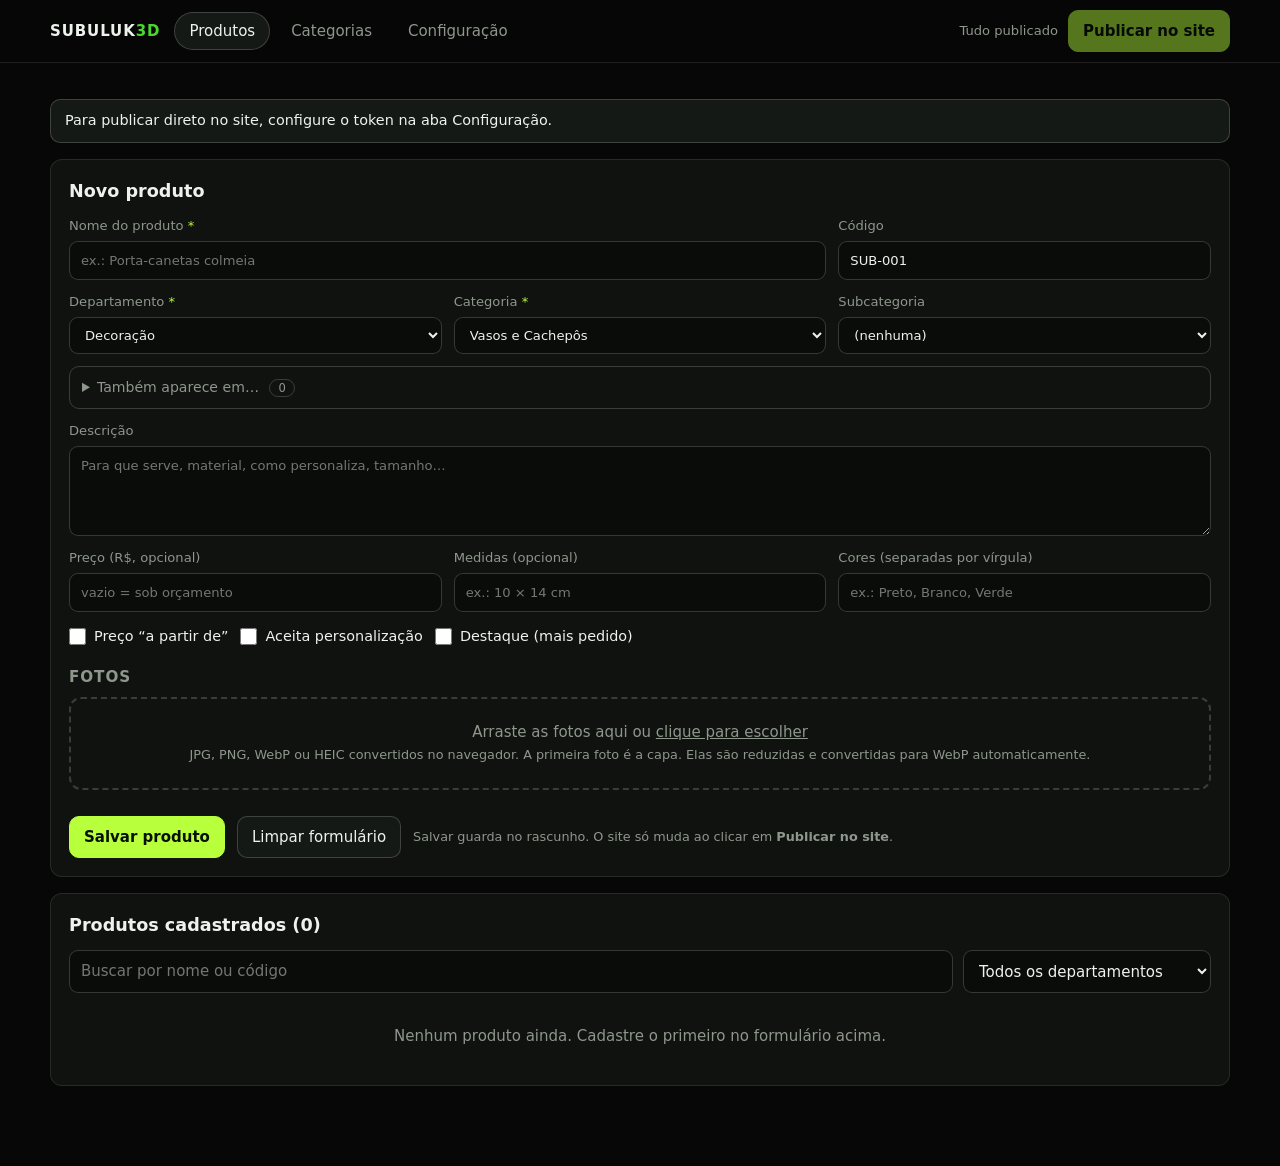
<file: admin.html>
<!DOCTYPE html>
<html lang="pt-BR">
<head>
<meta charset="UTF-8">
<meta name="viewport" content="width=device-width, initial-scale=1">
<meta name="robots" content="noindex, nofollow">
<meta name="referrer" content="no-referrer">
<title>Painel de produtos | Subuluk 3D</title>
<style>
:root{--bg:#060706;--panel:#0F120F;--panel2:#151915;--line:rgba(255,255,255,.1);--line2:rgba(255,255,255,.18);--ink:#EEF2EC;--mute:#8E978C;--green:#4CD62B;--lime:#B8FF3C;--on-lime:#081006;--red:#ff6b5e;--r:12px}
*{box-sizing:border-box;margin:0;padding:0}
body{font-family:system-ui,-apple-system,"Segoe UI",Roboto,Arial,sans-serif;background:var(--bg);color:var(--ink);line-height:1.5;font-size:15px}
a{color:var(--lime)}button,input,select,textarea{font:inherit;color:inherit}
:focus-visible{outline:2px solid var(--lime);outline-offset:2px}
.wrap{width:min(1180px,100% - 32px);margin:auto}
header{position:sticky;top:0;z-index:20;background:rgba(6,7,6,.92);backdrop-filter:blur(10px);border-bottom:1px solid var(--line)}
.bar{display:flex;align-items:center;gap:14px;min-height:62px;flex-wrap:wrap;padding:8px 0}
.brand{font-weight:800;letter-spacing:.06em;text-decoration:none;color:var(--ink)}.brand b{color:var(--green)}
.tabs{display:flex;gap:6px;flex:1;flex-wrap:wrap}
.tab{background:none;border:1px solid transparent;border-radius:999px;padding:7px 14px;cursor:pointer;color:var(--mute)}
.tab[aria-selected="true"]{background:var(--panel2);border-color:var(--line2);color:var(--ink)}
.pub{display:flex;align-items:center;gap:10px}
.pend{font-size:.82rem;color:var(--mute)}.pend.on{color:var(--lime)}
.btn{display:inline-flex;align-items:center;gap:8px;border:1px solid var(--line2);background:var(--panel2);border-radius:10px;padding:9px 14px;cursor:pointer;text-decoration:none;color:var(--ink);white-space:nowrap}
.btn:hover{border-color:var(--mute)}.btn:disabled{opacity:.45;cursor:not-allowed}
.btn.pri{background:var(--lime);color:var(--on-lime);border-color:var(--lime);font-weight:700}
.btn.dan{color:var(--red)}.btn.sm{padding:5px 10px;font-size:.82rem;border-radius:8px}
main{padding:24px 0 80px}
h1{font-size:1.5rem;margin-bottom:6px}h2{font-size:1.1rem;margin-bottom:12px}h3{font-size:.95rem;margin:18px 0 8px;color:var(--mute);font-weight:600;text-transform:uppercase;letter-spacing:.06em}
.lead{color:var(--mute);max-width:70ch}
.panel{background:var(--panel);border:1px solid var(--line);border-radius:var(--r);padding:18px;margin-top:16px}
.msg{position:sticky;top:70px;z-index:15;margin-top:12px;padding:10px 14px;border-radius:10px;background:var(--panel2);border:1px solid var(--line2);font-size:.9rem}
.msg.ok{border-color:var(--green)}.msg.err{border-color:var(--red);color:#ffd0cb}
.fg{display:grid;grid-template-columns:repeat(3,1fr);gap:12px}.fg .w2{grid-column:span 2}.fg .full{grid-column:1/-1}
label.f{display:flex;flex-direction:column;gap:5px;font-size:.82rem;color:var(--mute)}
input[type=text],input[type=number],input[type=password],input[type=date],input[type=search],select,textarea{background:#0a0c0a;border:1px solid var(--line2);border-radius:9px;padding:9px 11px;width:100%;color:var(--ink)}
textarea{min-height:90px;resize:vertical}
.chk{display:inline-flex;align-items:center;gap:8px;font-size:.9rem;cursor:pointer}.chk input{width:17px;height:17px;accent-color:var(--green)}
.row{display:flex;gap:12px;flex-wrap:wrap;align-items:center;margin-top:14px}
.hint{font-size:.8rem;color:var(--mute)}
.req::after{content:" *";color:var(--lime)}
/* fotos */
.drop{border:2px dashed var(--line2);border-radius:var(--r);padding:22px;text-align:center;color:var(--mute);cursor:pointer;transition:border-color .2s,background .2s}
.drop.over{border-color:var(--lime);background:rgba(184,255,60,.05);color:var(--ink)}
.thumbs{display:flex;gap:10px;flex-wrap:wrap;margin-top:12px}
.th{position:relative;width:120px;border:1px solid var(--line2);border-radius:10px;overflow:hidden;background:#000}
.th img{width:120px;height:120px;object-fit:cover;display:block}
.th .ac{display:flex;justify-content:space-between;padding:4px}
.th .ac button{background:var(--panel2);border:1px solid var(--line2);border-radius:6px;width:30px;height:26px;cursor:pointer}
.th .cap{position:absolute;top:6px;left:6px;font-size:.66rem;background:var(--lime);color:var(--on-lime);padding:2px 7px;border-radius:999px;font-weight:700}
.th .nw{position:absolute;top:6px;right:6px;font-size:.66rem;background:rgba(0,0,0,.75);padding:2px 7px;border-radius:999px}
/* também */
details.tb{border:1px solid var(--line2);border-radius:10px;padding:10px 12px}details.tb summary{cursor:pointer;color:var(--mute);font-size:.88rem}
.chips{display:flex;flex-wrap:wrap;gap:6px;margin:6px 0 4px}
.chips label{font-size:.82rem;border:1px solid var(--line2);border-radius:999px;padding:4px 10px;cursor:pointer;display:inline-flex;gap:6px;align-items:center}
.chips input{accent-color:var(--green)}.chips label:has(input:checked){border-color:var(--green);background:rgba(76,214,43,.1)}
/* lista de produtos */
.tools{display:flex;gap:10px;flex-wrap:wrap;margin-bottom:12px}.tools input{flex:1;min-width:200px}.tools select{width:auto}
.plist{display:grid;gap:8px}
.pi{display:grid;grid-template-columns:64px 1fr auto;gap:12px;align-items:center;background:var(--panel2);border:1px solid var(--line);border-radius:10px;padding:8px}
.pi img,.pi .ph{width:64px;height:64px;border-radius:8px;object-fit:cover;background:#000;display:grid;place-items:center;color:var(--mute);font-size:.7rem}
.pi strong{display:block}.pi small{color:var(--mute)}.pi .acts{display:flex;gap:6px;flex-wrap:wrap;justify-content:flex-end}
.pi .price{color:var(--lime);font-weight:700;font-size:.88rem}
.empty{color:var(--mute);padding:20px;text-align:center}
/* categorias */
.dep{border:1px solid var(--line);border-radius:var(--r);margin-top:14px;overflow:hidden}
.dep>.hd{display:flex;gap:10px;align-items:center;justify-content:space-between;padding:12px 14px;background:var(--panel2);flex-wrap:wrap}
.dep>.hd strong{font-size:1rem}
.cat{display:grid;grid-template-columns:1fr auto;gap:10px;align-items:center;padding:10px 14px;border-top:1px solid var(--line)}
.cat small{color:var(--mute);display:block}.cat .acts{display:flex;gap:6px;flex-wrap:wrap;justify-content:flex-end}
.edit{padding:14px;border-top:1px solid var(--line);background:#0b0e0b}
.badge{font-size:.72rem;border:1px solid var(--line2);border-radius:999px;padding:1px 8px;color:var(--mute);margin-left:6px}
ol.steps{margin:8px 0 0 20px;color:var(--mute);font-size:.9rem}ol.steps li{margin:4px 0}
[hidden]{display:none!important}
@media(max-width:760px){.fg{grid-template-columns:1fr}.fg .w2{grid-column:auto}.pi{grid-template-columns:52px 1fr}.pi .acts{grid-column:1/-1;justify-content:flex-start}.pi img,.pi .ph{width:52px;height:52px}.msg{top:110px}}
</style>
</head>
<body>
<header><div class="wrap bar">
  <a class="brand" href="catalogo.html">SUBULUK<b>3D</b></a>
  <nav class="tabs" role="tablist" aria-label="Seções do painel">
    <button class="tab" role="tab" data-t="produtos" aria-selected="true">Produtos</button>
    <button class="tab" role="tab" data-t="categorias" aria-selected="false">Categorias</button>
    <button class="tab" role="tab" data-t="config" aria-selected="false">Configuração</button>
  </nav>
  <div class="pub"><span class="pend" id="pend" role="status">Tudo publicado</span><button class="btn pri" type="button" id="pubBtn" disabled>Publicar no site</button></div>
</div></header>

<main class="wrap">
<div class="msg" id="msg" role="status" hidden></div>

<!-- ===== PRODUTOS ===== -->
<section id="t-produtos">
  <div class="panel" id="formPanel">
    <h2 id="ft">Novo produto</h2>
    <div class="fg">
      <label class="f w2"><span class="req">Nome do produto</span><input type="text" id="nm" maxlength="90" placeholder="ex.: Porta-canetas colmeia"></label>
      <label class="f">Código<input type="text" id="rf" maxlength="20"></label>
      <label class="f"><span class="req">Departamento</span><select id="dp"></select></label>
      <label class="f"><span class="req">Categoria</span><select id="ni"></select></label>
      <label class="f">Subcategoria<select id="su"></select></label>
      <div class="full"><details class="tb" id="tbBox"><summary>Também aparece em… <span id="tbCount" class="badge">0</span></summary><p class="hint" style="margin-top:6px">Marque outras categorias onde a peça deve aparecer, por exemplo as profissões. A categoria principal não precisa ser marcada.</p><div id="tbList"></div></details></div>
      <label class="f full">Descrição<textarea id="ds" maxlength="900" placeholder="Para que serve, material, como personaliza, tamanho…"></textarea></label>
      <label class="f">Preço (R$, opcional)<input type="number" id="pr" min="0" step="0.01" inputmode="decimal" placeholder="vazio = sob orçamento"></label>
      <label class="f">Medidas (opcional)<input type="text" id="di" maxlength="60" placeholder="ex.: 10 × 14 cm"></label>
      <label class="f">Cores (separadas por vírgula)<input type="text" id="co" maxlength="160" placeholder="ex.: Preto, Branco, Verde"></label>
    </div>
    <div class="row">
      <label class="chk"><input type="checkbox" id="pa">Preço “a partir de”</label>
      <label class="chk"><input type="checkbox" id="pe">Aceita personalização</label>
      <label class="chk"><input type="checkbox" id="de">Destaque (mais pedido)</label>
    </div>
    <h3>Fotos</h3>
    <div class="drop" id="drop" tabindex="0" role="button" aria-label="Adicionar fotos">Arraste as fotos aqui ou <u>clique para escolher</u><br><span class="hint">JPG, PNG, WebP ou HEIC convertidos no navegador. A primeira foto é a capa. Elas são reduzidas e convertidas para WebP automaticamente.</span></div>
    <input type="file" id="file" accept="image/*" multiple hidden>
    <div class="thumbs" id="thumbs"></div>
    <div class="row">
      <button class="btn pri" type="button" id="sv">Salvar produto</button>
      <button class="btn" type="button" id="cl">Limpar formulário</button>
      <span class="hint">Salvar guarda no rascunho. O site só muda ao clicar em <b>Publicar no site</b>.</span>
    </div>
  </div>

  <div class="panel">
    <h2>Produtos cadastrados (<span id="qt">0</span>)</h2>
    <div class="tools"><input type="search" id="fq" placeholder="Buscar por nome ou código"><select id="fd" aria-label="Filtrar por departamento"></select></div>
    <div class="plist" id="plist"></div>
  </div>
</section>

<!-- ===== CATEGORIAS ===== -->
<section id="t-categorias" hidden>
  <div class="panel">
    <h2>Categorias do catálogo</h2>
    <p class="lead">Departamento → categoria → subcategoria. Categoria sem produto aparece no site como “Sob encomenda”. Use ↑ ↓ para mudar a ordem.</p>
    <div class="row"><button class="btn" type="button" id="addDep">+ Novo departamento</button></div>
    <div id="deps"></div>
  </div>
</section>

<!-- ===== CONFIG ===== -->
<section id="t-config" hidden>
  <div class="panel">
    <h2>Conexão com o GitHub</h2>
    <p class="lead">O botão Publicar envia as fotos e o catálogo direto para o repositório do site. Para isso o painel precisa de um token do GitHub. O token fica salvo <b>só neste navegador</b>.</p>
    <ol class="steps">
      <li>Abra <a href="https://github.com/settings/personal-access-tokens/new" target="_blank" rel="noopener">github.com/settings/personal-access-tokens/new</a> (token <i>fine-grained</i>).</li>
      <li>Nome: “Painel Subuluk”. Expiração: 1 ano.</li>
      <li>Repository access: <b>Only select repositories</b> → escolha só o repositório <b>SITE</b>.</li>
      <li>Permissions → Repository permissions → <b>Contents: Read and write</b>. Não marque mais nada.</li>
      <li>Clique em Generate token, copie e cole abaixo.</li>
    </ol>
    <div class="fg" style="margin-top:14px">
      <label class="f full">Token do GitHub<input type="password" id="tk" autocomplete="off" spellcheck="false" placeholder="github_pat_…"></label>
      <label class="f">Usuário ou organização<input type="text" id="ow"></label>
      <label class="f">Repositório<input type="text" id="rp"></label>
      <label class="f">Branch publicada<input type="text" id="br"></label>
    </div>
    <div class="row"><button class="btn pri" type="button" id="tkSave">Salvar e conectar</button><button class="btn dan" type="button" id="tkForget">Esquecer token</button><span class="hint" id="tkState"></span></div>
    <p class="hint" style="margin-top:12px">Segurança: nunca envie esse token para ninguém. Use este painel só no seu computador ou celular. Se perder o aparelho, apague o token em github.com/settings/personal-access-tokens.</p>
  </div>
  <div class="panel">
    <h2>WhatsApp do catálogo</h2>
    <label class="f">Número com DDI e DDD, só dígitos<input type="text" id="wa" inputmode="numeric" maxlength="15"></label>
  </div>
  <div class="panel">
    <h2>Rascunho</h2>
    <p class="lead">Alterações salvas e ainda não publicadas ficam guardadas neste navegador, inclusive as fotos.</p>
    <div class="row"><button class="btn dan" type="button" id="discard">Descartar rascunho e recarregar o site publicado</button></div>
  </div>
</section>
</main>

<script>
(function () {
  "use strict";
  var $ = function (i) { return document.getElementById(i); };
  var E = function (s) { return String(s == null ? "" : s).replace(/[&<>"']/g, function (c) { return "&#" + c.charCodeAt(0) + ";"; }); };
  var ICONS = ["c-vase","c-lamp","c-cube","c-pen","c-frame","c-wave","c-leaf","c-tree","c-box","c-key","c-gem","c-glasses","c-kitchen","c-drop","c-stand","c-phone","c-headset","c-game","c-desk","c-speaker","c-star","c-tool","c-grid","c-cable","c-scissors","c-puzzle","c-gear","c-house","c-pet","c-car","c-sun","c-robot","c-gift","c-party","c-cake","c-dice","c-mask","c-edu","c-music","c-badge","c-health","c-cup","c-shop","c-briefcase","c-dumbbell","c-sign","c-nfc"];
  var DEF_CFG = { token: "", owner: "subuluk3d", repo: "SITE", branch: "main" };
  var CFG = DEF_CFG, D = null, BASE = null, ed = -1, formFotos = [];
  /* BASE: { head: sha do commit carregado, json: sha do produtos.json carregado, text: texto carregado } */
  var URLS = {}; /* caminho da foto pendente -> objectURL para a prévia */

  /* ---------- mensagens ---------- */
  var msgT;
  function say(t, kind) { var m = $("msg"); m.textContent = t; m.className = "msg" + (kind ? " " + kind : ""); m.hidden = false; clearTimeout(msgT); if (kind !== "err") msgT = setTimeout(function () { m.hidden = true; }, 6000); }

  /* ---------- armazenamento local ---------- */
  function lsGet(k) { try { return JSON.parse(localStorage.getItem(k)); } catch (e) { return null; } }
  function lsSet(k, v) { try { localStorage.setItem(k, JSON.stringify(v)); return true; } catch (e) { return false; } }
  /* fotos pendentes ficam no IndexedDB (localStorage não aguenta imagens) */
  var idb = null;
  function db() {
    if (idb) return idb;
    idb = new Promise(function (ok, no) {
      if (!window.indexedDB) return no(new Error("sem IndexedDB"));
      var r = indexedDB.open("sbk_painel", 1);
      r.onupgradeneeded = function () { r.result.createObjectStore("fotos"); };
      r.onsuccess = function () { ok(r.result); }; r.onerror = function () { no(r.error); };
    });
    return idb;
  }
  function idbDo(mode, fn) { return db().then(function (d) { return new Promise(function (ok, no) { var tx = d.transaction("fotos", mode), st = tx.objectStore("fotos"), req = fn(st); tx.oncomplete = function () { ok(req && req.result); }; tx.onerror = function () { no(tx.error); }; }); }); }
  var putFoto = function (k, blob) { return idbDo("readwrite", function (s) { return s.put(blob, k); }); };
  var getFoto = function (k) { return idbDo("readonly", function (s) { return s.get(k); }); };
  var delFoto = function (k) { return idbDo("readwrite", function (s) { return s.delete(k); }); };
  var allKeys = function () { return idbDo("readonly", function (s) { return s.getAllKeys(); }); };

  /* rascunho: dados + lista de fotos a enviar/apagar */
  var PEND = { up: [], del: [] };
  function saveDraft() { lsSet("sbk_painel", { D: D, BASE: BASE, PEND: PEND }); updPend(); }
  function dirty() { return !!BASE && (JSON.stringify(D, null, 1) + "\n" !== BASE.text || PEND.up.length || PEND.del.length); }
  function updPend() {
    var on = dirty(), n = PEND.up.length;
    $("pend").textContent = on ? "Alterações não publicadas" + (n ? " · " + n + (n > 1 ? " fotos novas" : " foto nova") : "") : "Tudo publicado";
    $("pend").className = "pend" + (on ? " on" : "");
    $("pubBtn").disabled = !on || !CFG.token;
    $("pubBtn").title = CFG.token ? "" : "Configure o token na aba Configuração";
  }
  addEventListener("beforeunload", function (e) { if (dirty() && !$("pubBtn").disabled) { e.preventDefault(); e.returnValue = ""; } });

  /* ---------- GitHub ---------- */
  function gh(path, opt) {
    opt = opt || {};
    return fetch("https://api.github.com/repos/" + encodeURIComponent(CFG.owner) + "/" + encodeURIComponent(CFG.repo) + path, {
      method: opt.method || "GET",
      headers: { "Accept": "application/vnd.github+json", "Authorization": "Bearer " + CFG.token, "X-GitHub-Api-Version": "2022-11-28" },
      body: opt.body ? JSON.stringify(opt.body) : undefined, cache: "no-store"
    }).then(function (r) {
      return r.json().catch(function () { return {}; }).then(function (j) {
        if (!r.ok) { var e = new Error((j && j.message) || ("HTTP " + r.status)); e.status = r.status; throw e; }
        return j;
      });
    });
  }
  function b64ToText(b) { var bin = atob(b.replace(/\s/g, "")), u = new Uint8Array(bin.length); for (var i = 0; i < bin.length; i++) u[i] = bin.charCodeAt(i); return new TextDecoder().decode(u); }
  function blobToB64(blob) { return new Promise(function (ok, no) { var fr = new FileReader(); fr.onload = function () { ok(String(fr.result).split(",")[1]); }; fr.onerror = no; fr.readAsDataURL(blob); }); }
  function ghErr(e) {
    if (e.status === 401) return "Token inválido ou expirado. Gere outro na aba Configuração.";
    if (e.status === 403) return "O token não tem permissão de escrita. Confira “Contents: Read and write” no repositório SITE.";
    if (e.status === 404) return "Repositório ou branch não encontrado. Confira usuário, repositório e branch na aba Configuração.";
    if (e.status === 409 || e.status === 422) return "O site mudou enquanto você editava. Recarregue a página e tente de novo.";
    return "Erro ao falar com o GitHub: " + e.message;
  }

  /* carrega o produtos.json da branch publicada (com token) ou do próprio site (sem token) */
  function loadRemote() {
    if (CFG.token) {
      return gh("/branches/" + encodeURIComponent(CFG.branch)).then(function (b) {
        return gh("/contents/produtos.json?ref=" + encodeURIComponent(b.commit.sha)).then(function (f) {
          var text = b64ToText(f.content);
          return { data: JSON.parse(text), base: { head: b.commit.sha, json: f.sha, text: text } };
        });
      });
    }
    return fetch("produtos.json", { cache: "no-cache" }).then(function (r) { if (!r.ok) throw new Error("HTTP " + r.status); return r.text(); })
      .then(function (text) { return { data: JSON.parse(text), base: { head: null, json: null, text: text } }; });
  }

  function publish() {
    if (!CFG.token) { say("Configure o token do GitHub na aba Configuração.", "err"); return; }
    var btn = $("pubBtn"); btn.disabled = true; btn.textContent = "Publicando…";
    var text = JSON.stringify(D, null, 1) + "\n", head, tree = [];
    gh("/git/ref/heads/" + encodeURIComponent(CFG.branch)).then(function (ref) {
      head = ref.object.sha;
      /* confere se o produtos.json publicado ainda é o mesmo que foi carregado */
      return gh("/contents/produtos.json?ref=" + head).then(function (f) {
        if (BASE.json && f.sha !== BASE.json) { var e = new Error("conflito"); e.status = 409; throw e; }
      });
    }).then(function () {
      /* envia as fotos novas, uma de cada vez */
      var chain = Promise.resolve(), i = 0;
      PEND.up.forEach(function (path) {
        chain = chain.then(function () {
          btn.textContent = "Enviando foto " + (++i) + "/" + PEND.up.length + "…";
          return getFoto(path).then(function (blob) {
            if (!blob) throw new Error("Foto " + path + " sumiu do rascunho. Remova-a do produto e adicione de novo.");
            return blobToB64(blob);
          }).then(function (b64) { return gh("/git/blobs", { method: "POST", body: { content: b64, encoding: "base64" } }); })
            .then(function (bl) { tree.push({ path: path, mode: "100644", type: "blob", sha: bl.sha }); });
        });
      });
      return chain;
    }).then(function () {
      btn.textContent = "Atualizando catálogo…";
      PEND.del.forEach(function (path) { tree.push({ path: path, mode: "100644", type: "blob", sha: null }); });
      return gh("/git/blobs", { method: "POST", body: { content: text, encoding: "utf-8" } }).then(function (bl) {
        tree.push({ path: "produtos.json", mode: "100644", type: "blob", sha: bl.sha });
      });
    }).then(function () {
      /* mantém a cópia de reserva embutida na página inicial igual ao catálogo */
      return gh("/contents/index.html?ref=" + head).then(function (f) {
        var html = b64ToText(f.content), blob = JSON.stringify(D).replace(/<\//g, "<\\/"), done = false;
        var html2 = html.replace(/(<script id="data" type="application\/json">)[\s\S]*?(<\/script>)/, function (m, a, b) { done = true; return a + blob + b; });
        if (!done || html2 === html) return;
        return gh("/git/blobs", { method: "POST", body: { content: html2, encoding: "utf-8" } }).then(function (bl) { tree.push({ path: "index.html", mode: "100644", type: "blob", sha: bl.sha }); });
      }).catch(function () { /* sem a cópia de reserva o site continua funcionando */ });
    }).then(function () {
      return gh("/git/commits/" + head);
    }).then(function (c) {
      return gh("/git/trees", { method: "POST", body: { base_tree: c.tree.sha, tree: tree } });
    }).then(function (t) {
      var n = PEND.up.length;
      return gh("/git/commits", { method: "POST", body: { message: "Catálogo: atualizado pelo painel" + (n ? " (" + n + (n > 1 ? " fotos novas)" : " foto nova)") : ""), tree: t.sha, parents: [head] } });
    }).then(function (c) {
      return gh("/git/refs/heads/" + encodeURIComponent(CFG.branch), { method: "PATCH", body: { sha: c.sha } }).then(function () { return c.sha; });
    }).then(function (sha) {
      var ups = PEND.up.slice();
      BASE = { head: sha, json: null, text: text }; PEND = { up: [], del: [] };
      return gh("/contents/produtos.json?ref=" + sha).then(function (f) { BASE.json = f.sha; }).catch(function () {})
        .then(function () { return Promise.all(ups.map(function (k) { return delFoto(k).catch(function () {}); })); });
    }).then(function () {
      saveDraft(); drawAll();
      say("Publicado! O site atualiza em cerca de 1 minuto.", "ok");
    }).catch(function (e) {
      say(e.status ? ghErr(e) : e.message, "err");
    }).then(function () { btn.textContent = "Publicar no site"; updPend(); });
  }

  /* ---------- utilidades de dados ---------- */
  function deps() { return D.departamentos || (D.departamentos = []); }
  function depto(id) { return deps().filter(function (g) { return g.id === id; })[0]; }
  function nicho(id) { return D.nichos.filter(function (n) { return n.id === id; })[0]; }
  function nichosDe(gid) { return D.nichos.filter(function (n) { return n.grupo === gid; }); }
  function slug(s) { return String(s || "").normalize("NFD").replace(/[̀-ͯ]/g, "").toLowerCase().replace(/[^a-z0-9]+/g, "-").replace(/^-|-$/g, "").slice(0, 40); }
  function uniqId(base, exists) { var id = base || "item", i = 2; while (exists(id)) id = base + "-" + i++; return id; }
  function list(v) { return String(v || "").split(",").map(function (x) { return x.trim(); }).filter(Boolean); }
  function money(p) { var v = Number(p.preco); return v > 0 ? (p.precoAPartir ? "a partir de " : "") + v.toLocaleString("pt-BR", { style: "currency", currency: "BRL" }) : "Sob orçamento"; }
  function nextRef() { var m = 0; D.produtos.forEach(function (p) { var x = /(?:SUB|SBK)-(\d+)/.exec(p.ref); if (x) m = Math.max(m, +x[1]); }); return "SUB-" + ("000" + (m + 1)).slice(-3); }
  function fotoSrc(path) { return URLS[path] || path; }
  function usada(path, skip) { return D.produtos.some(function (p, i) { return i !== skip && (p.fotos || []).indexOf(path) >= 0; }); }
  /* foto deixou de ser usada: se ainda não foi enviada, some do rascunho; se já está no site, entra na lista para apagar */
  function soltarFoto(path, skip) {
    if (usada(path, skip) || formFotos.indexOf(path) >= 0) return;
    var i = PEND.up.indexOf(path);
    if (i >= 0) { PEND.up.splice(i, 1); delFoto(path).catch(function () {}); if (URLS[path]) { URL.revokeObjectURL(URLS[path]); delete URLS[path]; } }
    else if (/^fotos\//.test(path) && PEND.del.indexOf(path) < 0) PEND.del.push(path);
  }

  /* ---------- formulário de produto ---------- */
  function fillDeps(sel, cur, all) {
    sel.innerHTML = (all ? '<option value="">Todos os departamentos</option>' : "") + deps().map(function (g) { return '<option value="' + E(g.id) + '">' + E(g.nome) + "</option>"; }).join("");
    if (cur != null) sel.value = cur;
  }
  function fillNichos(cur) {
    var ns = nichosDe($("dp").value);
    $("ni").innerHTML = ns.map(function (n) { return '<option value="' + E(n.id) + '">' + E(n.nome) + "</option>"; }).join("") || '<option value="">(crie uma categoria neste departamento)</option>';
    if (cur && ns.some(function (n) { return n.id === cur; })) $("ni").value = cur;
    fillSubs();
  }
  function fillSubs(cur) {
    var n = nicho($("ni").value);
    $("su").innerHTML = '<option value="">(nenhuma)</option>' + (n ? n.subs || [] : []).map(function (x) { return "<option>" + E(x) + "</option>"; }).join("") + '<option value="__nova">+ Nova subcategoria…</option>';
    $("su").value = cur && n && (n.subs || []).indexOf(cur) >= 0 ? cur : "";
    drawTambem(getTambem());
  }
  function getTambem() { return Array.prototype.map.call(document.querySelectorAll("#tbList input:checked"), function (i) { return i.value; }); }
  function drawTambem(sel) {
    var main = $("ni").value;
    $("tbList").innerHTML = deps().map(function (g) {
      var ns = nichosDe(g.id).filter(function (n) { return n.id !== main; });
      return ns.length ? "<h3>" + E(g.nome) + '</h3><div class="chips">' + ns.map(function (n) { return '<label><input type="checkbox" value="' + E(n.id) + '"' + (sel.indexOf(n.id) >= 0 ? " checked" : "") + ">" + E(n.nome) + "</label>"; }).join("") + "</div>" : "";
    }).join("");
    $("tbCount").textContent = getTambem().length;
  }
  $("tbList").addEventListener("change", function () { $("tbCount").textContent = getTambem().length; });
  $("dp").addEventListener("change", function () { fillNichos(); });
  $("ni").addEventListener("change", function () { fillSubs(); });
  $("su").addEventListener("change", function () {
    if (this.value !== "__nova") return;
    var n = nicho($("ni").value), nome = n && (prompt("Nome da nova subcategoria em “" + n.nome + "”:") || "").trim();
    if (nome) { n.subs = n.subs || []; if (n.subs.indexOf(nome) < 0) n.subs.push(nome); saveDraft(); }
    var keep = getTambem(); fillSubs(nome || ""); drawTambem(keep);
  });

  function drawThumbs() {
    $("thumbs").innerHTML = formFotos.map(function (f, i) {
      return '<div class="th"><img src="' + E(fotoSrc(f)) + '" alt="Foto ' + (i + 1) + '">' + (i === 0 ? '<span class="cap">Capa</span>' : "") + (PEND.up.indexOf(f) >= 0 ? '<span class="nw">nova</span>' : "") +
        '<div class="ac"><button type="button" data-mv="' + i + '" data-d="-1" aria-label="Mover para a esquerda">←</button><button type="button" data-rm="' + i + '" aria-label="Remover foto">✕</button><button type="button" data-mv="' + i + '" data-d="1" aria-label="Mover para a direita">→</button></div></div>';
    }).join("");
  }
  $("thumbs").addEventListener("click", function (e) {
    var b = e.target.closest("button"); if (!b) return;
    if (b.dataset.rm != null) { var p = formFotos.splice(+b.dataset.rm, 1)[0]; soltarFoto(p, ed); saveDraft(); }
    else { var i = +b.dataset.mv, j = i + +b.dataset.d; if (j < 0 || j >= formFotos.length) return; var t = formFotos[i]; formFotos[i] = formFotos[j]; formFotos[j] = t; }
    drawThumbs();
  });

  /* reduz para no máximo 1400 px e converte para WebP (JPEG se o navegador não gerar WebP) */
  function process(file) {
    return new Promise(function (ok, no) {
      var img = new Image(), u = URL.createObjectURL(file);
      img.onload = function () {
        var max = 1400, w = img.naturalWidth, h = img.naturalHeight, k = Math.min(1, max / Math.max(w, h));
        var c = document.createElement("canvas"); c.width = Math.round(w * k); c.height = Math.round(h * k);
        c.getContext("2d").drawImage(img, 0, 0, c.width, c.height); URL.revokeObjectURL(u);
        c.toBlob(function (b) {
          if (b && b.type === "image/webp") return ok({ blob: b, ext: "webp" });
          c.toBlob(function (j) { j ? ok({ blob: j, ext: "jpg" }) : no(new Error("não consegui converter")); }, "image/jpeg", 0.86);
        }, "image/webp", 0.84);
      };
      img.onerror = function () { URL.revokeObjectURL(u); no(new Error("formato não suportado")); };
      img.src = u;
    });
  }
  function addFiles(files) {
    files = Array.prototype.filter.call(files, function (f) { return /^image\//.test(f.type) || /\.(heic|heif)$/i.test(f.name); });
    if (!files.length) return;
    var base = slug($("nm").value) || "produto", ref = slug($("rf").value) || "sub";
    say("Preparando " + files.length + (files.length > 1 ? " fotos…" : " foto…"));
    var chain = Promise.resolve(), okN = 0, bad = [];
    files.forEach(function (f) {
      chain = chain.then(function () { return process(f); }).then(function (r) {
        var path = "fotos/produtos/" + base + "-" + ref + "-" + Math.random().toString(36).slice(2, 7) + "." + r.ext;
        return putFoto(path, r.blob).then(function () { URLS[path] = URL.createObjectURL(r.blob); PEND.up.push(path); formFotos.push(path); okN++; });
      }).catch(function () { bad.push(f.name); });
    });
    chain.then(function () {
      drawThumbs(); saveDraft();
      if (bad.length) say("Não consegui abrir: " + bad.join(", ") + ". Tente salvar como JPG ou PNG.", "err");
      else say(okN + (okN > 1 ? " fotos prontas." : " foto pronta.") + " Salve o produto e depois clique em Publicar.", "ok");
    });
  }
  var drop = $("drop");
  drop.addEventListener("click", function () { $("file").click(); });
  drop.addEventListener("keydown", function (e) { if (e.key === "Enter" || e.key === " ") { e.preventDefault(); $("file").click(); } });
  $("file").addEventListener("change", function () { addFiles(this.files); this.value = ""; });
  ["dragenter", "dragover"].forEach(function (t) { drop.addEventListener(t, function (e) { e.preventDefault(); drop.classList.add("over"); }); });
  ["dragleave", "drop"].forEach(function (t) { drop.addEventListener(t, function (e) { e.preventDefault(); drop.classList.remove("over"); }); });
  drop.addEventListener("drop", function (e) { addFiles(e.dataTransfer.files); });

  function clearForm() {
    /* fotos novas que ficaram só no formulário, sem salvar, são descartadas */
    var sobra = formFotos.slice(); formFotos = [];
    sobra.forEach(function (p) { if (ed < 0 || (D.produtos[ed].fotos || []).indexOf(p) < 0) soltarFoto(p, -1); });
    ed = -1; $("ft").textContent = "Novo produto"; $("sv").textContent = "Salvar produto";
    ["nm", "ds", "di", "co", "pr"].forEach(function (i) { $(i).value = ""; });
    $("pa").checked = $("pe").checked = $("de").checked = false; $("rf").value = nextRef();
    fillDeps($("dp")); fillNichos(); drawTambem([]); $("tbBox").open = false; drawThumbs(); saveDraft();
  }
  function editProduct(i) {
    clearForm(); var p = D.produtos[i], n = nicho(p.nicho) || {}; ed = i;
    $("ft").textContent = "Editando " + p.ref; $("sv").textContent = "Salvar alterações";
    $("nm").value = p.nome || ""; $("rf").value = p.ref || ""; $("ds").value = p.descricao || ""; $("di").value = p.dimensoes || "";
    $("co").value = (p.cores || []).join(", "); $("pr").value = Number(p.preco) > 0 ? p.preco : ""; $("pa").checked = !!p.precoAPartir;
    $("pe").checked = !!p.personalizavel; $("de").checked = !!p.destaque;
    fillDeps($("dp"), n.grupo); fillNichos(p.nicho); fillSubs(p.sub); drawTambem(p.tambem || []);
    formFotos = (p.fotos || []).slice(); drawThumbs();
    $("formPanel").scrollIntoView({ behavior: "smooth" });
  }
  $("cl").addEventListener("click", clearForm);
  $("sv").addEventListener("click", function () {
    var nome = $("nm").value.trim(), ref = $("rf").value.trim().toUpperCase(), ni = $("ni").value;
    if (!nome) { say("Dê um nome ao produto.", "err"); $("nm").focus(); return; }
    if (!ni || !nicho(ni)) { say("Escolha a categoria do produto.", "err"); return; }
    if (!ref) ref = nextRef();
    if (D.produtos.some(function (x, i) { return x.ref === ref && i !== ed; })) { say("Já existe um produto com o código " + ref + ".", "err"); return; }
    var old = ed >= 0 ? D.produtos[ed] : null, v = parseFloat(String($("pr").value).replace(",", "."));
    var p = { ref: ref, nome: nome, nicho: ni, sub: $("su").value === "__nova" ? "" : $("su").value, descricao: $("ds").value.trim(), dimensoes: $("di").value.trim(), cores: list($("co").value), fotos: formFotos.slice(), personalizavel: $("pe").checked, destaque: $("de").checked, criado: (old && old.criado) || new Date().toISOString().slice(0, 10) };
    if (v > 0) { p.preco = Math.round(v * 100) / 100; if ($("pa").checked) p.precoAPartir = true; }
    var tb = getTambem().filter(function (x) { return x !== ni; }); if (tb.length) p.tambem = tb;
    if (old) { (old.fotos || []).forEach(function (f) { if (p.fotos.indexOf(f) < 0) soltarFoto(f, ed); }); D.produtos[ed] = p; }
    else D.produtos.unshift(p);
    formFotos = []; ed = -1; saveDraft(); clearForm(); drawList();
    say("“" + nome + "” salvo no rascunho. Clique em Publicar no site quando terminar.", "ok");
  });

  /* ---------- lista de produtos ---------- */
  function drawList() {
    $("qt").textContent = D.produtos.length;
    var q = slug($("fq").value).replace(/-/g, " "), fd = $("fd").value;
    var L = D.produtos.map(function (p, i) { return [p, i]; }).filter(function (x) {
      var p = x[0], n = nicho(p.nicho) || {};
      if (fd && n.grupo !== fd) return false;
      return !q || slug(p.nome + " " + p.ref).replace(/-/g, " ").indexOf(q) >= 0;
    });
    $("plist").innerHTML = L.map(function (x) {
      var p = x[0], i = x[1], n = nicho(p.nicho) || {}, g = depto(n.grupo) || {}, f = (p.fotos || [])[0];
      return '<div class="pi">' + (f ? '<img src="' + E(fotoSrc(f)) + '" alt="">' : '<span class="ph">sem foto</span>') +
        "<div><strong>" + E(p.nome) + '</strong><small>' + E(p.ref) + " · " + E(g.nome || "?") + " / " + E(n.nome || "categoria removida") + (p.sub ? " / " + E(p.sub) : "") + ((p.tambem || []).length ? " · +" + p.tambem.length + " categorias" : "") + '</small><div class="price">' + E(money(p)) + "</div></div>" +
        '<div class="acts"><button class="btn sm" data-e="' + i + '">Editar</button><button class="btn sm" data-c="' + i + '">Duplicar</button><button class="btn sm dan" data-x="' + i + '">Excluir</button></div></div>';
    }).join("") || '<p class="empty">' + (D.produtos.length ? "Nenhum produto encontrado." : "Nenhum produto ainda. Cadastre o primeiro no formulário acima.") + "</p>";
  }
  $("fq").addEventListener("input", drawList); $("fd").addEventListener("change", drawList);
  $("plist").addEventListener("click", function (e) {
    var b = e.target.closest("button"); if (!b) return;
    if (b.dataset.e != null) editProduct(+b.dataset.e);
    else if (b.dataset.c != null) {
      var src = D.produtos[+b.dataset.c]; editProduct(+b.dataset.c);
      ed = -1; formFotos = []; drawThumbs(); $("rf").value = nextRef(); $("nm").value = src.nome + " (cópia)";
      $("ft").textContent = "Novo produto (cópia de " + src.ref + ")"; $("sv").textContent = "Salvar produto";
      say("Cópia aberta no formulário. Adicione as fotos e salve.");
    } else if (b.dataset.x != null) {
      var i = +b.dataset.x, p = D.produtos[i];
      if (!confirm("Excluir “" + p.nome + "”? As fotos dele também serão apagadas do site ao publicar.")) return;
      D.produtos.splice(i, 1); (p.fotos || []).forEach(function (f) { soltarFoto(f, -1); });
      if (ed === i) clearForm(); else if (ed > i) ed--;
      saveDraft(); drawList(); say("Produto excluído do rascunho.");
    }
  });

  /* ---------- categorias ---------- */
  var openCat = null, openDep = null;
  function countIn(id) { return D.produtos.filter(function (p) { return p.nicho === id || (p.tambem || []).indexOf(id) >= 0; }).length; }
  function iconSel(id, cur) { return '<select id="' + id + '">' + ICONS.map(function (c) { return "<option" + (c === cur ? " selected" : "") + ">" + c + "</option>"; }).join("") + "</select>"; }
  function drawCats() {
    var ds = deps();
    $("deps").innerHTML = ds.map(function (g, gi) {
      var ns = nichosDe(g.id);
      var h = '<div class="dep"><div class="hd"><div><strong>' + E(g.nome) + '</strong><span class="badge">' + ns.length + " categorias</span></div>" +
        '<div class="acts"><button class="btn sm" data-dmv="' + gi + '" data-d="-1" aria-label="Subir departamento">↑</button><button class="btn sm" data-dmv="' + gi + '" data-d="1" aria-label="Descer departamento">↓</button><button class="btn sm" data-ded="' + E(g.id) + '">Editar</button><button class="btn sm" data-dadd="' + E(g.id) + '">+ Categoria</button></div></div>';
      if (openDep === g.id) h += '<div class="edit"><div class="fg"><label class="f">Nome<input type="text" id="eg-nome" value="' + E(g.nome) + '"></label><label class="f">Ícone' + iconSel("eg-ic", g.icone) + '</label><label class="f full">Descrição<input type="text" id="eg-desc" value="' + E(g.desc || "") + '"></label></div><div class="row"><button class="btn pri sm" data-dsave="' + E(g.id) + '">Salvar</button><button class="btn sm" data-dcancel>Cancelar</button><button class="btn sm dan" data-ddel="' + E(g.id) + '">Excluir departamento</button></div></div>';
      h += ns.map(function (n) {
        var c = countIn(n.id), idx = D.nichos.indexOf(n);
        var row = '<div class="cat"><div><strong>' + E(n.nome) + '</strong><span class="badge">' + (c ? c + (c > 1 ? " peças" : " peça") : "sob encomenda") + "</span><small>" + E((n.subs || []).join(" · ") || "sem subcategorias") + "</small></div>" +
          '<div class="acts"><button class="btn sm" data-mv="' + idx + '" data-d="-1" aria-label="Subir">↑</button><button class="btn sm" data-mv="' + idx + '" data-d="1" aria-label="Descer">↓</button><button class="btn sm" data-ced="' + E(n.id) + '">Editar</button></div></div>';
        if (openCat === n.id) row += '<div class="edit"><div class="fg"><label class="f">Nome<input type="text" id="ec-nome" value="' + E(n.nome) + '"></label><label class="f">Departamento<select id="ec-dep">' + ds.map(function (x) { return '<option value="' + E(x.id) + '"' + (x.id === n.grupo ? " selected" : "") + ">" + E(x.nome) + "</option>"; }).join("") + '</select></label><label class="f">Ícone' + iconSel("ec-ic", n.icone) + '</label><label class="f full">Subcategorias (separadas por vírgula)<input type="text" id="ec-subs" value="' + E((n.subs || []).join(", ")) + '"></label><label class="f full">Descrição (aparece no topo da página da categoria)<input type="text" id="ec-desc" value="' + E(n.desc || "") + '"></label></div><div class="row"><button class="btn pri sm" data-csave="' + E(n.id) + '">Salvar</button><button class="btn sm" data-ccancel>Cancelar</button><button class="btn sm dan" data-cdel="' + E(n.id) + '">Excluir categoria</button></div></div>';
        return row;
      }).join("");
      return h + "</div>";
    }).join("");
  }
  $("addDep").addEventListener("click", function () {
    var nome = (prompt("Nome do novo departamento:") || "").trim(); if (!nome) return;
    var id = uniqId(slug(nome), function (x) { return !!depto(x); });
    deps().push({ id: id, nome: nome, desc: "", icone: "c-cube" }); openDep = id; saveDraft(); drawAll(); say("Departamento criado. Agora adicione categorias nele.", "ok");
  });
  $("deps").addEventListener("click", function (e) {
    var b = e.target.closest("button"); if (!b) return; var d = b.dataset, ds = deps();
    if (d.dmv != null) { var i = +d.dmv, j = i + +d.d; if (j < 0 || j >= ds.length) return; var t = ds[i]; ds[i] = ds[j]; ds[j] = t; }
    else if (d.ded) { openDep = openDep === d.ded ? null : d.ded; openCat = null; }
    else if (d.dcancel != null) openDep = null;
    else if (d.dsave) { var g = depto(d.dsave); g.nome = $("eg-nome").value.trim() || g.nome; g.desc = $("eg-desc").value.trim(); g.icone = $("eg-ic").value; openDep = null; }
    else if (d.ddel) {
      if (nichosDe(d.ddel).length) { say("Mova ou exclua as categorias deste departamento antes de excluí-lo.", "err"); return; }
      if (!confirm("Excluir o departamento?")) return; D.departamentos = ds.filter(function (x) { return x.id !== d.ddel; }); openDep = null;
    } else if (d.dadd) {
      var nome = (prompt("Nome da nova categoria:") || "").trim(); if (!nome) return;
      var id = uniqId(slug(nome), function (x) { return !!nicho(x); }), gg = depto(d.dadd);
      D.nichos.push({ id: id, grupo: d.dadd, nome: nome, desc: "", icone: (gg && gg.icone) || "c-cube", subs: [] }); openCat = id;
    } else if (d.mv != null) {
      /* troca de posição com a categoria vizinha do mesmo departamento */
      var a = +d.mv, n = D.nichos[a], same = D.nichos.map(function (x, k) { return [x, k]; }).filter(function (x) { return x[0].grupo === n.grupo; }).map(function (x) { return x[1]; });
      var pos = same.indexOf(a) + +d.d; if (pos < 0 || pos >= same.length) return; var bI = same[pos], tmp = D.nichos[a]; D.nichos[a] = D.nichos[bI]; D.nichos[bI] = tmp;
    } else if (d.ced) { openCat = openCat === d.ced ? null : d.ced; openDep = null; }
    else if (d.ccancel != null) openCat = null;
    else if (d.csave) {
      var c = nicho(d.csave), subs = list($("ec-subs").value), perdidas = (c.subs || []).filter(function (s) { return subs.indexOf(s) < 0 && D.produtos.some(function (p) { return p.nicho === c.id && p.sub === s; }); });
      if (perdidas.length && !confirm("Produtos usam a subcategoria “" + perdidas.join("”, “") + "”. Eles ficarão sem subcategoria. Continuar?")) return;
      D.produtos.forEach(function (p) { if (p.nicho === c.id && perdidas.indexOf(p.sub) >= 0) p.sub = ""; });
      c.nome = $("ec-nome").value.trim() || c.nome; c.grupo = $("ec-dep").value; c.icone = $("ec-ic").value; c.subs = subs; c.desc = $("ec-desc").value.trim(); openCat = null;
    } else if (d.cdel) {
      var main = D.produtos.filter(function (p) { return p.nicho === d.cdel; }).length;
      if (main) { say("Há " + main + " produto(s) com esta categoria como principal. Mude a categoria deles antes de excluir.", "err"); return; }
      if (!confirm("Excluir a categoria?")) return;
      D.nichos = D.nichos.filter(function (x) { return x.id !== d.cdel; });
      D.produtos.forEach(function (p) { if (p.tambem) { p.tambem = p.tambem.filter(function (x) { return x !== d.cdel; }); if (!p.tambem.length) delete p.tambem; } });
      openCat = null;
    } else return;
    saveDraft(); drawAll();
  });

  /* ---------- configuração ---------- */
  function drawCfg() {
    $("tk").value = CFG.token ? "••••••••••••" : ""; $("ow").value = CFG.owner; $("rp").value = CFG.repo; $("br").value = CFG.branch;
    $("tkState").textContent = CFG.token ? "Token salvo neste navegador." : "Sem token: dá para cadastrar, mas não publicar.";
    $("wa").value = D ? D.whatsapp || "" : "";
  }
  $("tkSave").addEventListener("click", function () {
    var t = $("tk").value.trim(), next = { token: /^•+$/.test(t) ? CFG.token : t, owner: $("ow").value.trim() || DEF_CFG.owner, repo: $("rp").value.trim() || DEF_CFG.repo, branch: $("br").value.trim() || DEF_CFG.branch };
    if (!next.token) { say("Cole o token do GitHub.", "err"); return; }
    var prev = CFG; CFG = next; $("tkState").textContent = "Testando…";
    gh("").then(function (r) {
      if (!r.permissions || !r.permissions.push) { var e = new Error("sem escrita"); e.status = 403; throw e; }
      lsSet("sbk_cfg", CFG); drawCfg(); updPend(); say("Conectado ao repositório " + CFG.owner + "/" + CFG.repo + ".", "ok");
      if (!dirty()) return boot();
    }).catch(function (e) { CFG = prev; drawCfg(); say(ghErr(e), "err"); });
  });
  $("tkForget").addEventListener("click", function () { if (!confirm("Apagar o token deste navegador?")) return; CFG = { token: "", owner: CFG.owner, repo: CFG.repo, branch: CFG.branch }; lsSet("sbk_cfg", CFG); drawCfg(); updPend(); say("Token apagado deste navegador."); });
  $("wa").addEventListener("input", function () { D.whatsapp = this.value.replace(/\D/g, ""); saveDraft(); });
  $("discard").addEventListener("click", function () {
    if (!confirm("Descartar todas as alterações não publicadas, inclusive fotos novas?")) return;
    try { localStorage.removeItem("sbk_painel"); } catch (e) {}
    allKeys().then(function (ks) { return Promise.all((ks || []).map(function (k) { return delFoto(k); })); }).catch(function () {}).then(function () { location.reload(); });
  });

  /* ---------- abas ---------- */
  document.querySelector(".tabs").addEventListener("click", function (e) {
    var b = e.target.closest(".tab"); if (!b) return;
    document.querySelectorAll(".tab").forEach(function (x) { x.setAttribute("aria-selected", x === b); });
    ["produtos", "categorias", "config"].forEach(function (t) { $("t-" + t).hidden = t !== b.dataset.t; });
  });
  $("pubBtn").addEventListener("click", publish);

  function drawAll() {
    var curDep = $("dp").value, curNi = $("ni").value, curSu = $("su").value, curTb = getTambem();
    fillDeps($("fd"), $("fd").value, true); fillDeps($("dp"), curDep || undefined);
    if (!$("dp").value && deps()[0]) $("dp").value = deps()[0].id;
    fillNichos(curNi); fillSubs(curSu); drawTambem(curTb);
    drawThumbs(); drawList(); drawCats(); drawCfg(); updPend();
  }

  /* ---------- início ---------- */
  function boot() {
    return loadRemote().then(function (r) {
      var draft = lsGet("sbk_painel");
      if (draft && draft.D && draft.BASE && (draft.BASE.text !== r.base.text)) {
        /* rascunho feito sobre uma versão antiga do site */
        var temMudanca = JSON.stringify(draft.D, null, 1) + "\n" !== draft.BASE.text || (draft.PEND && (draft.PEND.up.length || draft.PEND.del.length));
        if (temMudanca && confirm("Há um rascunho não publicado, mas o site foi atualizado depois dele.\n\nOK = continuar o rascunho (ele vai substituir o que está no site ao publicar)\nCancelar = descartar o rascunho e usar o site publicado")) {
          D = draft.D; PEND = draft.PEND || PEND; BASE = r.base; return;
        }
        draft = null;
      }
      if (draft && draft.D && draft.BASE) { D = draft.D; PEND = draft.PEND || PEND; BASE = r.base; say("Rascunho não publicado carregado."); }
      else { D = r.data; BASE = r.base; PEND = { up: [], del: [] }; }
      D.produtos = D.produtos || []; D.nichos = D.nichos || [];
    }).then(function () {
      /* prévias das fotos ainda não enviadas */
      return Promise.all(PEND.up.map(function (k) { return getFoto(k).then(function (b) { if (b) URLS[k] = URL.createObjectURL(b); }).catch(function () {}); }));
    }).then(function () {
      saveDraft(); clearForm(); drawAll();
      if (!CFG.token) say("Para publicar direto no site, configure o token na aba Configuração.");
    }).catch(function (e) {
      say(e.status ? ghErr(e) : "Não consegui carregar o catálogo: " + e.message, "err");
    });
  }
  CFG = Object.assign({}, DEF_CFG, lsGet("sbk_cfg") || {});
  drawCfg(); boot();
})();
</script>
</body>
</html>
</file>
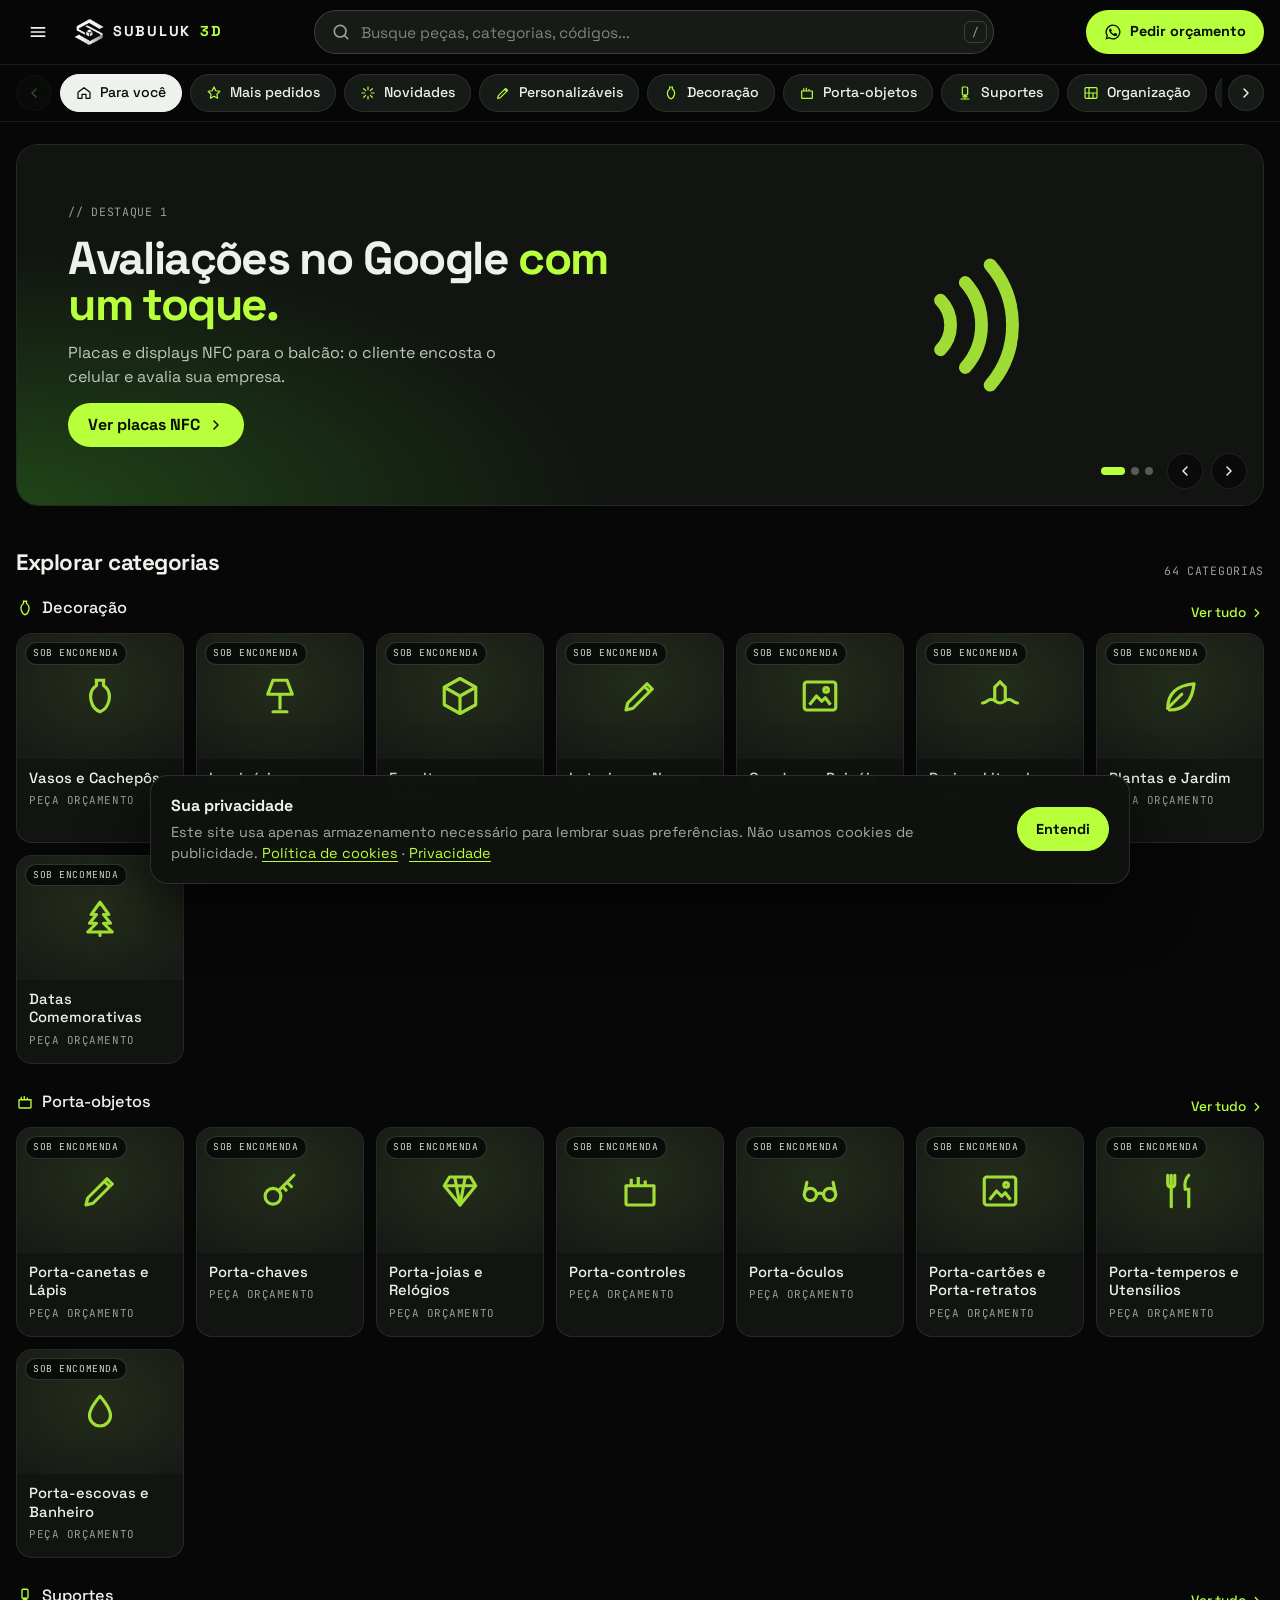
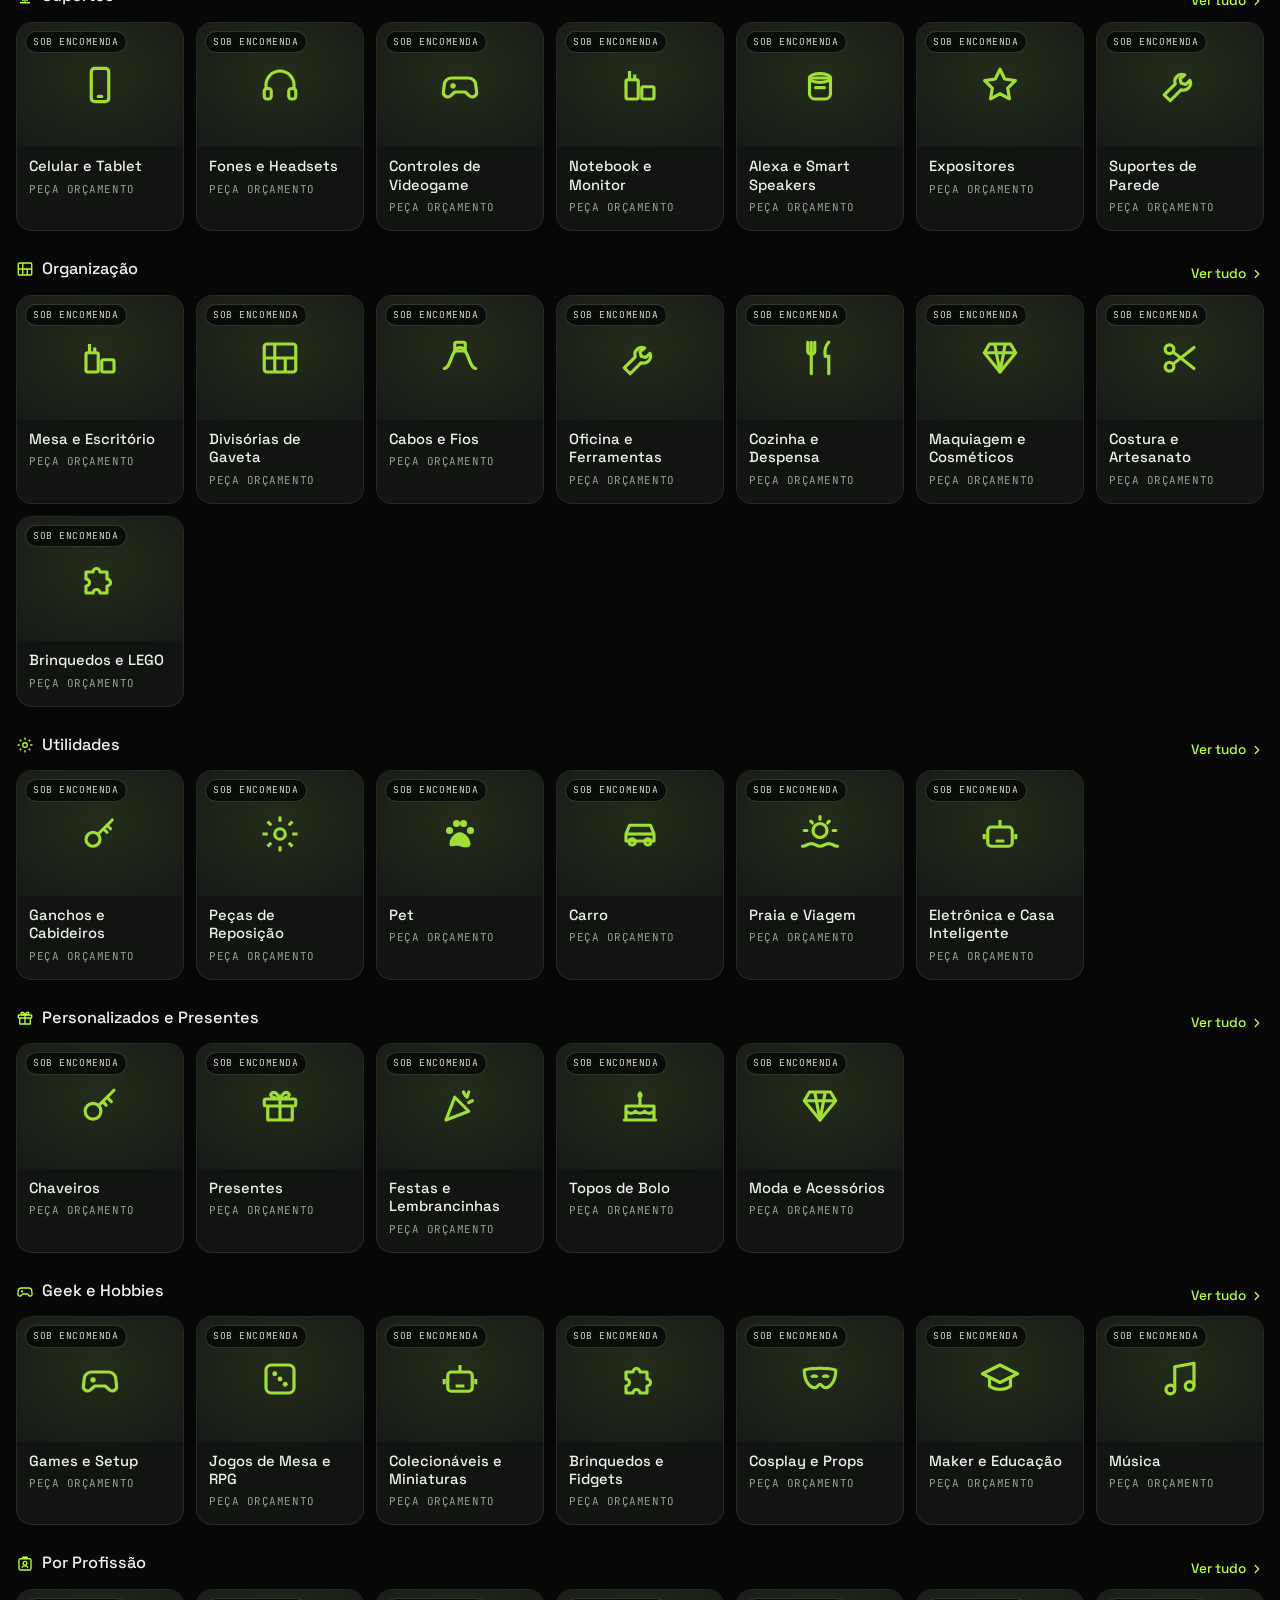
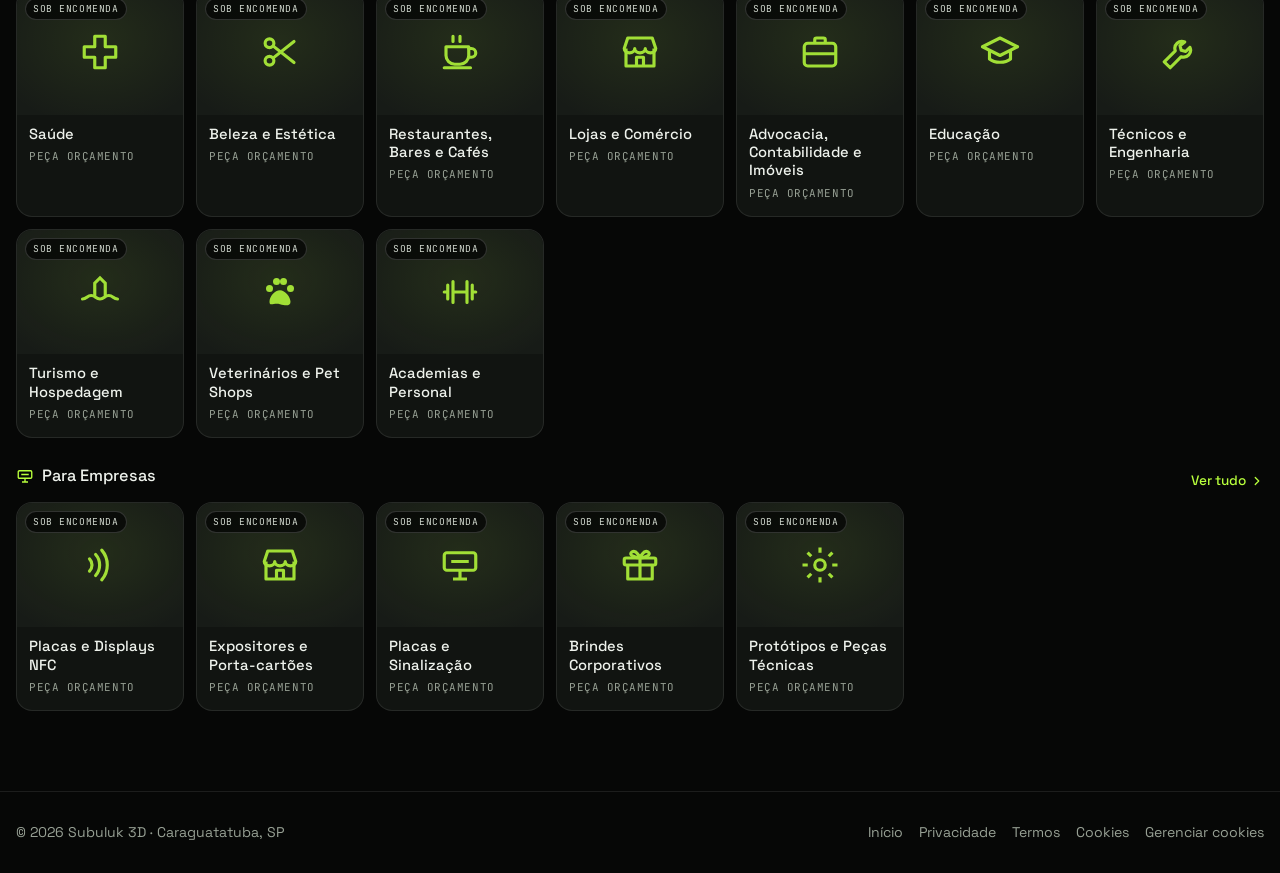
<file: catalogo.html>
<!DOCTYPE html>
<html lang="pt-BR">
<head>
<meta charset="UTF-8">
<meta name="viewport" content="width=device-width, initial-scale=1">
<title>Catálogo de Impressão 3D | Subuluk 3D</title>
<meta name="description" content="Catálogo da Subuluk 3D: placas NFC, chaveiros, brindes, decoração, organizadores, peças de reposição e muito mais, impressos em 3D em Caraguatatuba. Busque e peça pelo WhatsApp.">
<link rel="canonical" href="https://subuluk3d.github.io/SITE/catalogo.html">
<meta name="theme-color" content="#060706">
<meta name="referrer" content="strict-origin-when-cross-origin">
<meta property="og:type" content="website">
<meta property="og:locale" content="pt_BR">
<meta property="og:site_name" content="Subuluk 3D">
<meta property="og:title" content="Catálogo | Subuluk 3D">
<meta property="og:description" content="Busque peças impressas em 3D por categoria e peça seu orçamento pelo WhatsApp.">
<meta property="og:url" content="https://subuluk3d.github.io/SITE/catalogo.html">
<meta property="og:image" content="https://subuluk3d.github.io/SITE/assets/og-image.jpg">
<meta name="twitter:card" content="summary_large_image">
<link rel="icon" type="image/png" href="logo.png">
<link rel="manifest" href="manifest.webmanifest">
<link rel="preconnect" href="https://fonts.googleapis.com">
<link rel="preconnect" href="https://fonts.gstatic.com" crossorigin>
<link href="https://fonts.googleapis.com/css2?family=Space+Grotesk:wght@400;500;700&family=JetBrains+Mono:wght@400;500;700&display=swap" rel="stylesheet">
<link rel="stylesheet" href="assets/site.css">
<script src="assets/site.js"></script>
<style>
:root{--bg:#060706;--bg2:#0B0D0B;--panel:#111411;--panel2:#171B17;--line:rgba(255,255,255,.09);--line2:rgba(255,255,255,.16);
--ink:#EEF2EC;--mute:#97A094;--lime:#B8FF3C;--on-lime:#081006;--green:#4CD62B;--r:16px;
--display:"Space Grotesk",system-ui,sans-serif;--mono:"JetBrains Mono",ui-monospace,Consolas,monospace}
*{box-sizing:border-box;margin:0;padding:0}
html{scroll-padding-top:140px}
body{font-family:var(--display);background:var(--bg);color:var(--ink);line-height:1.5;-webkit-font-smoothing:antialiased}
a{color:inherit;text-decoration:none}img{display:block;max-width:100%}
button,input,select{font:inherit;color:inherit}
button{background:none;border:0;cursor:pointer}
:focus-visible{outline:2px solid var(--lime);outline-offset:2px;border-radius:8px}
.skip{position:absolute;left:-999px}.skip:focus{left:12px;top:12px;z-index:99;background:var(--lime);color:var(--on-lime);padding:8px 12px;border-radius:8px}
.mono{font-family:var(--mono);font-size:.72rem;letter-spacing:.06em;text-transform:uppercase;color:var(--mute)}
.wrap{width:min(1440px,100% - 32px);margin:auto}
.sr{position:absolute;width:1px;height:1px;overflow:hidden;clip:rect(0 0 0 0);white-space:nowrap}
svg.i{width:20px;height:20px;flex:none}

/* ===== topo ===== */
.top{position:sticky;top:0;z-index:50;background:rgba(6,7,6,.92);backdrop-filter:blur(14px);-webkit-backdrop-filter:blur(14px);border-bottom:1px solid var(--line)}
.bar{display:flex;align-items:center;gap:14px;height:64px}
.ib{width:44px;height:44px;border-radius:12px;display:grid;place-items:center;flex:none;transition:background .15s}
.ib:hover{background:var(--panel2)}
.brand{display:flex;align-items:center;gap:9px;font-weight:700;letter-spacing:.12em;font-size:.9rem;flex:none}
.brand img{width:30px;height:30px}.brand b{color:var(--lime)}
.search{position:relative;flex:1;max-width:680px;margin-inline:auto}
.search form{display:flex;align-items:center;height:44px;background:var(--panel2);border:1px solid var(--line2);border-radius:999px;padding:0 6px 0 16px;transition:border-color .15s,box-shadow .15s}
.search form:focus-within{border-color:var(--lime);box-shadow:0 0 0 3px rgba(184,255,60,.15)}
.search input{flex:1;min-width:0;height:100%;background:none;border:0;outline:none;padding:0 10px;font-size:.96rem}
.search input::placeholder{color:#7D867A}
.search input::-webkit-search-cancel-button{display:none}
.search kbd{font-family:var(--mono);font-size:.7rem;border:1px solid var(--line2);border-radius:6px;padding:2px 7px;color:var(--mute)}
.search .clr{width:34px;height:34px;border-radius:50%;display:grid;place-items:center;color:var(--mute)}
.search .clr:hover{background:var(--panel)}
.search .clr[hidden]{display:none}
.sugg{position:absolute;left:0;right:0;top:calc(100% + 8px);background:var(--panel);border:1px solid var(--line2);border-radius:16px;padding:8px;box-shadow:0 24px 60px rgba(0,0,0,.6);max-height:70vh;overflow:auto}
.sugg[hidden]{display:none}
.sugg .h{padding:8px 10px 4px}
.opt{display:flex;align-items:center;gap:12px;padding:8px 10px;border-radius:10px;cursor:pointer}
.opt[aria-selected="true"],.opt:hover{background:var(--panel2)}
.opt img,.opt .ci{width:40px;height:40px;border-radius:8px;object-fit:cover;flex:none;background:#1d211d;display:grid;place-items:center;color:var(--lime)}
.opt .ci svg{width:20px;height:20px}
.opt strong{font-weight:500;font-size:.94rem}.opt mark{background:none;color:var(--lime)}
.opt small{display:block;color:var(--mute);font-size:.8rem}
.opt.all{color:var(--lime);font-weight:500}
.cta{display:inline-flex;align-items:center;gap:8px;height:44px;padding:0 18px;border-radius:999px;background:var(--lime);color:var(--on-lime);font-weight:700;font-size:.9rem;flex:none;transition:box-shadow .2s}
.cta:hover{box-shadow:0 0 0 5px rgba(184,255,60,.15)}

/* faixa de categorias */
.cats{position:relative;border-top:1px solid var(--line)}
.cats .wrap{display:flex;align-items:center;gap:6px;height:56px}
.strip{display:flex;gap:8px;overflow-x:auto;scroll-behavior:smooth;scrollbar-width:none;flex:1;padding:2px}
.strip::-webkit-scrollbar{display:none}
.pill{flex:none;display:inline-flex;align-items:center;gap:8px;height:38px;padding:0 15px;border-radius:999px;background:var(--panel2);border:1px solid var(--line);font-size:.88rem;font-weight:500;white-space:nowrap;transition:background .15s,border-color .15s}
.pill svg{width:16px;height:16px;color:var(--lime)}
.pill:hover{border-color:var(--line2);background:#1d221d}
.pill[aria-current="true"]{background:var(--ink);color:var(--bg);border-color:var(--ink)}
.pill[aria-current="true"] svg{color:var(--bg)}
.arr{width:36px;height:36px;border-radius:50%;background:var(--panel2);border:1px solid var(--line);display:grid;place-items:center;flex:none}
.arr[disabled]{opacity:.25;cursor:default}

/* gaveta */
.scrim{position:fixed;inset:0;background:rgba(0,0,0,.6);z-index:60}
.scrim[hidden],.drawer[hidden]{display:none}
.drawer{position:fixed;top:0;left:0;bottom:0;width:min(320px,86vw);z-index:61;background:var(--bg2);border-right:1px solid var(--line);overflow:auto;padding:14px 12px 30px;animation:dr .22s ease-out}
@keyframes dr{from{transform:translateX(-100%)}}
.drawer .dh{display:flex;justify-content:space-between;align-items:center;padding:0 4px 12px}
.drawer h2{font-size:.72rem;font-family:var(--mono);letter-spacing:.1em;text-transform:uppercase;color:var(--mute);margin:18px 10px 8px;font-weight:500}
.dl{display:flex;align-items:center;gap:12px;min-height:44px;padding:0 10px;border-radius:10px;font-size:.94rem;color:#D3DAD0}
.dl:hover,.dl[aria-current="true"]{background:var(--panel2);color:#fff}
.dl svg{width:18px;height:18px;color:var(--lime);flex:none}
.dl span.c{margin-left:auto;font-family:var(--mono);font-size:.68rem;color:var(--mute);white-space:nowrap}

/* ===== conteúdo ===== */
main{padding:22px 0 80px;min-height:60vh;outline:none}
.sec{margin-top:40px}
.sh{display:flex;justify-content:space-between;align-items:end;gap:16px;margin-bottom:16px}
.sh h2{font-size:1.4rem;letter-spacing:-.02em}
.sh a{color:var(--lime);font-size:.9rem;font-weight:500;display:inline-flex;align-items:center;gap:6px}

/* banners */
.hero{position:relative;border-radius:22px;overflow:hidden;border:1px solid var(--line);background:var(--panel)}
.slides{display:flex;transition:transform .6s cubic-bezier(.2,.8,.2,1)}
.slide{flex:0 0 100%;display:grid;grid-template-columns:1.1fr .9fr;min-height:clamp(260px,30vw,360px);position:relative}
.slide .tx{padding:clamp(24px,4vw,52px);display:flex;flex-direction:column;justify-content:center;gap:14px;z-index:1}
.slide h2{font-size:clamp(1.8rem,3.6vw,3.2rem);line-height:1;letter-spacing:-.035em;font-weight:700}
.slide h2 em{font-style:normal;color:var(--lime)}
.slide p{color:#BFC8BC;max-width:44ch}
.slide .ph{position:relative;overflow:hidden}
.slide .ph img{position:absolute;inset:0;width:100%;height:100%;object-fit:cover}
.slide .ph::before{content:"";position:absolute;inset:0;z-index:1;background:linear-gradient(90deg,var(--panel),transparent 40%)}
.slide .ph.ic{display:grid;place-items:center}.slide .ph.ic>svg{width:38%;max-width:170px;height:auto;aspect-ratio:1;color:var(--lime);opacity:.85}
.card .im>svg{position:absolute;inset:0;margin:auto;width:46px;height:46px;color:var(--lime);opacity:.7}
.card .pr{font-weight:700;color:var(--lime);font-size:.95rem}
.slide.s1{background:radial-gradient(80% 120% at 0% 100%,rgba(76,214,43,.25),transparent 60%),var(--panel)}
.slide.s2{background:radial-gradient(80% 120% at 0% 0%,rgba(184,255,60,.18),transparent 60%),var(--panel)}
.slide.s3{background:radial-gradient(80% 120% at 0% 100%,rgba(60,170,255,.16),transparent 60%),var(--panel)}
.btn{display:inline-flex;align-items:center;gap:8px;min-height:44px;padding:0 20px;border-radius:999px;background:var(--lime);color:var(--on-lime);font-weight:700;width:max-content}
.btn.gh{background:transparent;color:var(--ink);border:1px solid var(--line2)}
.hctl{position:absolute;right:16px;bottom:16px;display:flex;gap:8px;align-items:center;z-index:2}
.dots{display:flex;gap:6px;margin-right:6px}
.dots button{width:8px;height:8px;border-radius:999px;background:rgba(255,255,255,.3);transition:width .3s,background .3s;padding:0}
.dots button[aria-current="true"]{width:24px;background:var(--lime)}
.hctl .arr{background:rgba(6,7,6,.7)}

/* tiles de categoria */
.tiles{display:grid;grid-template-columns:repeat(auto-fill,minmax(150px,1fr));gap:12px}
.tile{position:relative;display:flex;flex-direction:column;border-radius:var(--r);overflow:hidden;background:var(--panel);border:1px solid var(--line);transition:border-color .2s,transform .25s}
.tile:hover{border-color:rgba(184,255,60,.5);transform:translateY(-3px)}
.tile .im{aspect-ratio:4/3;background:radial-gradient(70% 70% at 50% 40%,rgba(184,255,60,.08),transparent),var(--panel2);display:grid;place-items:center;overflow:hidden;position:relative}
.tile .im img{width:100%;height:100%;object-fit:cover;transition:transform .5s}
.tile:hover .im img{transform:scale(1.06)}
.tile .im>svg{width:42px;height:42px;color:var(--lime);opacity:.85}
.tile .im .so{position:absolute;top:8px;left:8px;font-family:var(--mono);font-size:.6rem;letter-spacing:.06em;text-transform:uppercase;background:rgba(6,7,6,.8);border:1px solid var(--line2);padding:3px 7px;border-radius:999px;color:#cfd6cc}
.tile .tt{padding:10px 12px 12px}
.tile strong{display:block;font-weight:500;font-size:.92rem;line-height:1.25}
.tile small{font-family:var(--mono);font-size:.68rem;color:var(--mute);text-transform:uppercase;letter-spacing:.05em}

/* linha rolável */
.row{display:grid;grid-auto-flow:column;grid-auto-columns:minmax(220px,1fr);gap:14px;overflow-x:auto;scrollbar-width:thin;scrollbar-color:#333 transparent;padding-bottom:8px}
@media(min-width:1200px){.row{grid-auto-columns:calc((100% - 14px*5)/6)}}

/* grade de produtos */
.grid{display:grid;grid-template-columns:repeat(auto-fill,minmax(230px,1fr));gap:16px}
.card{position:relative;display:flex;flex-direction:column;border-radius:var(--r);background:var(--panel);border:1px solid var(--line);overflow:hidden;transition:border-color .2s,transform .25s,box-shadow .25s;text-align:left}
.card:hover{border-color:rgba(184,255,60,.45);transform:translateY(-3px);box-shadow:0 16px 40px rgba(0,0,0,.45)}
.card .im{position:relative;aspect-ratio:1;background:#1a1d1a;overflow:hidden}
.card .im img{position:absolute;inset:0;width:100%;height:100%;object-fit:cover;transition:opacity .35s,transform .5s}
.card .im img+img{opacity:0}
.card:hover .im img+img{opacity:1}.card:hover .im img{transform:scale(1.03)}
.badges{position:absolute;top:10px;left:10px;display:flex;gap:6px;flex-wrap:wrap;z-index:1}
.bd{font-family:var(--mono);font-size:.6rem;letter-spacing:.06em;text-transform:uppercase;padding:4px 8px;border-radius:999px;font-weight:700;background:var(--lime);color:var(--on-lime)}
.bd.o{background:rgba(6,7,6,.82);color:#E3E9E0;border:1px solid var(--line2);font-weight:500}
.card .bo{padding:12px 14px 14px;display:flex;flex-direction:column;gap:4px;flex:1}
.card h3{font-size:.98rem;font-weight:500;line-height:1.3;display:-webkit-box;-webkit-line-clamp:2;-webkit-box-orient:vertical;overflow:hidden}
.card h3 mark{background:rgba(184,255,60,.22);color:inherit;border-radius:3px}
.card .ct{font-size:.8rem;color:var(--mute)}
.card .ft{margin-top:auto;padding-top:10px;display:flex;justify-content:space-between;align-items:center;gap:8px}
.card .wa{width:34px;height:34px;border-radius:50%;background:var(--panel2);border:1px solid var(--line2);display:grid;place-items:center;flex:none;transition:background .2s,color .2s}
.card .wa svg{width:16px;height:16px}
.card:hover .wa{background:var(--lime);color:var(--on-lime);border-color:var(--lime)}

/* lista */
.crumb{font-size:.86rem;color:var(--mute);display:flex;gap:8px;flex-wrap:wrap;align-items:center}
.crumb a:hover{color:var(--lime)}
.lh{display:flex;justify-content:space-between;align-items:end;gap:20px;flex-wrap:wrap;margin:14px 0 18px}
.lh h1{font-size:clamp(1.7rem,3.4vw,2.6rem);letter-spacing:-.03em;line-height:1.05}
.lh p{color:var(--mute);max-width:60ch;margin-top:6px}
.tools{display:flex;gap:10px;align-items:center;flex-wrap:wrap;padding:12px 0;border-block:1px solid var(--line);margin-bottom:20px}
.tools .subs{display:flex;gap:8px;flex-wrap:wrap;flex:1}
.chip{height:36px;padding:0 14px;border-radius:999px;border:1px solid var(--line2);font-size:.84rem;background:transparent}
.chip[aria-pressed="true"]{background:var(--lime);color:var(--on-lime);border-color:var(--lime);font-weight:700}
.sel{height:38px;border-radius:10px;border:1px solid var(--line2);background:var(--panel2);padding:0 34px 0 12px;font-size:.88rem;appearance:none;background-image:linear-gradient(45deg,transparent 50%,var(--lime) 50%),linear-gradient(135deg,var(--lime) 50%,transparent 50%);background-position:calc(100% - 17px) 50%,calc(100% - 12px) 50%;background-size:5px 5px;background-repeat:no-repeat}
.tg{display:inline-flex;align-items:center;gap:8px;font-size:.88rem;cursor:pointer;min-height:38px}
.tg input{width:18px;height:18px;accent-color:var(--lime)}
.count{font-family:var(--mono);font-size:.74rem;color:var(--mute);margin-left:auto}
.empty{border:1px dashed var(--line2);border-radius:20px;padding:clamp(28px,5vw,56px);text-align:center;display:flex;flex-direction:column;align-items:center;gap:12px;background:var(--bg2)}
.empty>svg{width:48px;height:48px;color:var(--lime)}
.empty h2{font-size:1.4rem}.empty p{color:var(--mute);max-width:52ch}
.empty ul{list-style:none;display:flex;gap:8px;flex-wrap:wrap;justify-content:center}
.empty li{font-size:.84rem;border:1px solid var(--line2);border-radius:999px;padding:6px 12px;color:#D3DAD0}

/* modal do produto */
.pm{position:fixed;inset:0;z-index:80;background:rgba(0,0,0,.72);display:grid;place-items:center;padding:16px}
.pm[hidden]{display:none}
.pbox{position:relative;width:min(1040px,100%);max-height:92vh;overflow:auto;background:var(--bg2);border:1px solid var(--line2);border-radius:22px;display:grid;grid-template-columns:1.1fr .9fr}
.pbox .x{position:absolute;top:12px;right:12px;z-index:2;background:rgba(6,7,6,.8);border:1px solid var(--line2)}
.gal{padding:14px;display:flex;flex-direction:column;gap:10px}
.gal .main{aspect-ratio:1;border-radius:16px;overflow:hidden;background:#1a1d1a}
.gal .main img{width:100%;height:100%;object-fit:cover}
.thumbs{display:flex;gap:8px}
.thumbs button{width:72px;height:72px;border-radius:10px;overflow:hidden;border:2px solid transparent;padding:0;opacity:.6}
.thumbs button[aria-current="true"]{border-color:var(--lime);opacity:1}
.thumbs img{width:100%;height:100%;object-fit:cover}
.pin{padding:clamp(20px,3vw,34px);display:flex;flex-direction:column;gap:14px}
.pin h2{font-size:clamp(1.5rem,2.6vw,2.1rem);letter-spacing:-.025em;line-height:1.1}
.pin p.d{color:#C3CBC0}
.specs{display:grid;grid-template-columns:auto 1fr;gap:8px 16px;font-size:.9rem;border-block:1px solid var(--line);padding:14px 0}
.specs dt{color:var(--mute)}.specs dd{color:var(--ink)}
.pin .acts{display:flex;gap:10px;flex-wrap:wrap}
.pin .note{font-size:.8rem;color:var(--mute)}
.rel{grid-column:1/-1;padding:0 18px 20px}
.rel .row{grid-auto-columns:minmax(170px,200px)}
.rel .card h3{font-size:.88rem}

/* departamentos */
.grp+.grp{margin-top:26px}
.gh3{display:flex;justify-content:space-between;align-items:baseline;gap:12px;margin-bottom:10px}
.gh3 h3{font-size:1.02rem;font-weight:500;display:flex;align-items:center;gap:8px}
.gh3 h3 svg{width:18px;height:18px;color:var(--lime)}
.gh3 a{color:var(--lime);font-size:.85rem;font-weight:500;display:inline-flex;align-items:center;gap:4px;white-space:nowrap}
.sib{display:flex;gap:8px;overflow-x:auto;scrollbar-width:none;margin:0 0 16px;padding:2px}
.sib::-webkit-scrollbar{display:none}
.sib .pill{height:34px;font-size:.84rem}
.drawer h2 a:hover,.drawer h2 a[aria-current="page"]{color:var(--lime)}
.lh .tiles{margin-top:4px}

footer{border-top:1px solid var(--line);padding:30px 0;color:var(--mute);font-size:.88rem}
footer .wrap{display:flex;justify-content:space-between;gap:16px;flex-wrap:wrap}
footer nav{display:flex;gap:16px;flex-wrap:wrap}footer a:hover,footer button:hover{color:var(--lime)}
footer button{color:inherit;font-size:inherit}

@media(max-width:860px){
  .bar{flex-wrap:wrap;height:auto;padding:10px 0;gap:10px}
  .search{order:3;flex:1 0 100%;max-width:none}
  .brand{margin-right:auto}
  .cta .t{display:none}.cta{width:44px;padding:0;justify-content:center}
  .search kbd{display:none}
  .slide{grid-template-columns:1fr;min-height:0}.slide .ph{height:180px;order:-1}
  .slide .ph::before{background:linear-gradient(0deg,var(--panel),transparent 60%)}
  .slide .tx{padding-bottom:70px}
  .pbox{grid-template-columns:1fr}
  .grid{grid-template-columns:repeat(2,1fr);gap:10px}
  .card .bo{padding:10px 11px 12px}.card h3{font-size:.9rem}
  .tiles{grid-template-columns:repeat(3,1fr);gap:8px}
  .row{grid-auto-columns:46%}
  html{scroll-padding-top:190px}
}
@media(max-width:480px){.tiles{grid-template-columns:repeat(2,1fr)}.arr.side{display:none}.card .ft .mono{font-size:.62rem}}
@media(prefers-reduced-motion:reduce){*{transition:none!important;animation:none!important}.strip{scroll-behavior:auto}}
</style>
</head>
<body>
<a class="skip" href="#conteudo">Ir para o conteúdo</a>
<svg width="0" height="0" style="position:absolute" aria-hidden="true">
<symbol id="i-menu" viewBox="0 0 24 24"><path fill="none" stroke="currentColor" stroke-width="2" stroke-linecap="round" d="M4 7h16M4 12h16M4 17h16"/></symbol>
<symbol id="i-x" viewBox="0 0 24 24"><path fill="none" stroke="currentColor" stroke-width="2" stroke-linecap="round" d="M6 6l12 12M18 6 6 18"/></symbol>
<symbol id="i-search" viewBox="0 0 24 24"><g fill="none" stroke="currentColor" stroke-width="2" stroke-linecap="round"><circle cx="11" cy="11" r="7"/><path d="m20 20-3.5-3.5"/></g></symbol>
<symbol id="i-l" viewBox="0 0 24 24"><path fill="none" stroke="currentColor" stroke-width="2.2" stroke-linecap="round" stroke-linejoin="round" d="M15 6l-6 6 6 6"/></symbol>
<symbol id="i-r" viewBox="0 0 24 24"><path fill="none" stroke="currentColor" stroke-width="2.2" stroke-linecap="round" stroke-linejoin="round" d="M9 6l6 6-6 6"/></symbol>
<symbol id="i-wa" viewBox="0 0 24 24"><path fill="currentColor" d="M12 2a10 10 0 0 0-8.6 15.1L2 22l5-1.3A10 10 0 1 0 12 2Zm0 18.2a8.2 8.2 0 0 1-4.2-1.2l-.3-.2-3 .8.8-2.9-.2-.3A8.2 8.2 0 1 1 12 20.2Zm4.5-6.1c-.2-.1-1.5-.7-1.7-.8-.2-.1-.4-.1-.6.1l-.8 1c-.1.2-.3.2-.5.1a6.7 6.7 0 0 1-3.3-2.9c-.3-.4.2-.4.7-1.4.1-.2 0-.3 0-.5l-.8-1.8c-.2-.5-.4-.4-.6-.4h-.5a1 1 0 0 0-.7.3 3 3 0 0 0-.9 2.2 5.2 5.2 0 0 0 1.1 2.7 11.9 11.9 0 0 0 4.6 4c1.7.7 2.3.8 3.2.7.5-.1 1.5-.6 1.7-1.2.2-.6.2-1.1.2-1.2-.1-.1-.3-.2-.5-.3Z"/></symbol>
<symbol id="i-link" viewBox="0 0 24 24"><g fill="none" stroke="currentColor" stroke-width="2" stroke-linecap="round"><path d="M10 14a5 5 0 0 0 7 0l3-3a5 5 0 0 0-7-7l-1 1"/><path d="M14 10a5 5 0 0 0-7 0l-3 3a5 5 0 0 0 7 7l1-1"/></g></symbol>
<symbol id="c-home" viewBox="0 0 24 24"><path fill="none" stroke="currentColor" stroke-width="1.8" stroke-linejoin="round" d="M3 11 12 4l9 7v9h-6v-6H9v6H3Z"/></symbol>
<symbol id="c-star" viewBox="0 0 24 24"><path fill="none" stroke="currentColor" stroke-width="1.8" stroke-linejoin="round" d="m12 3 2.7 5.6 6.1.9-4.4 4.3 1 6.1L12 17l-5.4 2.9 1-6.1-4.4-4.3 6.1-.9Z"/></symbol>
<symbol id="c-new" viewBox="0 0 24 24"><g fill="none" stroke="currentColor" stroke-width="1.8" stroke-linecap="round"><path d="M12 3v4M12 17v4M3 12h4M17 12h4M5.6 5.6l2.8 2.8M15.6 15.6l2.8 2.8M5.6 18.4l2.8-2.8M15.6 8.4l2.8-2.8"/></g></symbol>
<symbol id="c-pen" viewBox="0 0 24 24"><path fill="none" stroke="currentColor" stroke-width="1.8" stroke-linejoin="round" d="M4 20l4-1 11-11-3-3L5 16Z M14 6l3 3"/></symbol>
<symbol id="c-nfc" viewBox="0 0 24 24"><g fill="none" stroke="currentColor" stroke-width="1.8" stroke-linecap="round"><path d="M6 8.5a5 5 0 0 1 0 7"/><path d="M9.5 6a9 9 0 0 1 0 12"/><path d="M13 3.5a13 13 0 0 1 0 17"/></g></symbol>
<symbol id="c-gift" viewBox="0 0 24 24"><g fill="none" stroke="currentColor" stroke-width="1.8" stroke-linejoin="round"><rect x="3" y="8" width="18" height="4" rx="1"/><path d="M5 12v8h14v-8M12 8v12M12 8S10 3 7.5 4.5 9 8 12 8Zm0 0s2-5 4.5-3.5S15 8 12 8Z"/></g></symbol>
<symbol id="c-vase" viewBox="0 0 24 24"><path fill="none" stroke="currentColor" stroke-width="1.8" stroke-linejoin="round" d="M9 3h6M10 3v3c-3 2-4 5-3 9 .6 2.6 2.4 5 5 6 2.6-1 4.4-3.4 5-6 1-4 0-7-3-9V3"/></symbol>
<symbol id="c-desk" viewBox="0 0 24 24"><g fill="none" stroke="currentColor" stroke-width="1.8" stroke-linejoin="round"><rect x="4" y="9" width="7" height="11" rx="1"/><rect x="13" y="13" width="7" height="7" rx="1"/><path d="M6 9V4M9 9V6"/></g></symbol>
<symbol id="c-house" viewBox="0 0 24 24"><g fill="none" stroke="currentColor" stroke-width="1.8" stroke-linecap="round"><circle cx="8" cy="15" r="4"/><path d="M11 12l8-8M16 7l2 2M14 9l2 2"/></g></symbol>
<symbol id="c-game" viewBox="0 0 24 24"><path fill="none" stroke="currentColor" stroke-width="1.8" stroke-linejoin="round" d="M7 8h10a4 4 0 0 1 4 4l.5 4a2.5 2.5 0 0 1-4.3 2L15 16H9l-2.2 2a2.5 2.5 0 0 1-4.3-2L3 12a4 4 0 0 1 4-4Zm1 3v3M6.5 12.5h3M15.5 12h.01M17.5 14h.01"/></symbol>
<symbol id="c-car" viewBox="0 0 24 24"><g fill="none" stroke="currentColor" stroke-width="1.8" stroke-linejoin="round"><path d="M4 16v-4l2-5h12l2 5v4Z"/><circle cx="7.5" cy="16.5" r="1.8"/><circle cx="16.5" cy="16.5" r="1.8"/><path d="M4 12h16"/></g></symbol>
<symbol id="c-pet" viewBox="0 0 24 24"><g fill="currentColor"><circle cx="6" cy="10" r="2"/><circle cx="10" cy="6" r="2"/><circle cx="14" cy="6" r="2"/><circle cx="18" cy="10" r="2"/><path d="M12 11c3 0 6 4 6 6.5S15.5 20 12 19s-6 1.5-6-1.5S9 11 12 11Z"/></g></symbol>
<symbol id="c-tool" viewBox="0 0 24 24"><path fill="none" stroke="currentColor" stroke-width="1.8" stroke-linejoin="round" d="M14.7 6.3a4 4 0 0 0-5.4 5L3 17.6 6.4 21l6.3-6.3a4 4 0 0 0 5-5.4l-2.4 2.4-2.6-.7-.7-2.6Z"/></symbol>
<symbol id="c-wave" viewBox="0 0 24 24"><g fill="none" stroke="currentColor" stroke-width="1.8" stroke-linecap="round"><path d="M2 16c2.5 0 2.5-2 5-2s2.5 2 5 2 2.5-2 5-2 2.5 2 5 2"/><path d="M9 14V7l3-3 3 3v7"/></g></symbol>
<symbol id="c-party" viewBox="0 0 24 24"><g fill="none" stroke="currentColor" stroke-width="1.8" stroke-linejoin="round" stroke-linecap="round"><path d="M4 20 9 7l8 8Z"/><path d="M14 4l1 2M19 9l-2 1M17 4l-1 3"/></g></symbol>
<symbol id="c-sign" viewBox="0 0 24 24"><g fill="none" stroke="currentColor" stroke-width="1.8" stroke-linejoin="round"><rect x="3" y="5" width="18" height="10" rx="1.5"/><path d="M12 15v5M8 20h8M7 10h10"/></g></symbol>
<symbol id="c-leaf" viewBox="0 0 24 24"><g fill="none" stroke="currentColor" stroke-width="1.8" stroke-linecap="round" stroke-linejoin="round"><path d="M5 19c0-8 5-13 15-14-1 10-6 15-14 15"/><path d="M5 19 13 11"/></g></symbol>
<symbol id="c-robot" viewBox="0 0 24 24"><g fill="none" stroke="currentColor" stroke-width="1.8" stroke-linejoin="round"><rect x="5" y="8" width="14" height="11" rx="2"/><path d="M12 4v4M9 13h.01M15 13h.01M9.5 16h5M3 12v3M21 12v3"/></g></symbol>
<symbol id="c-gear" viewBox="0 0 24 24"><g fill="none" stroke="currentColor" stroke-width="1.8"><circle cx="12" cy="12" r="3"/><path d="M12 2v3M12 19v3M2 12h3M19 12h3M4.9 4.9 7 7M17 17l2.1 2.1M4.9 19.1 7 17M17 7l2.1-2.1"/></g></symbol>
<symbol id="c-edu" viewBox="0 0 24 24"><g fill="none" stroke="currentColor" stroke-width="1.8" stroke-linejoin="round"><path d="M2 9l10-5 10 5-10 5Z"/><path d="M6 11v5c3 2.5 9 2.5 12 0v-5"/></g></symbol>
<symbol id="c-kitchen" viewBox="0 0 24 24"><g fill="none" stroke="currentColor" stroke-width="1.8" stroke-linecap="round"><path d="M7 3v8M5 3v5a2 2 0 0 0 4 0V3M7 11v10"/><path d="M17 3c-2 2-2.5 5-2 8h2v10"/></g></symbol>
<symbol id="c-cube" viewBox="0 0 24 24"><g fill="none" stroke="currentColor" stroke-width="1.8" stroke-linejoin="round"><path d="M12 2 3 7v10l9 5 9-5V7Z"/><path d="M3 7l9 5 9-5M12 12v10"/></g></symbol>
<symbol id="c-tree" viewBox="0 0 24 24"><g fill="none" stroke="currentColor" stroke-width="1.8" stroke-linejoin="round" stroke-linecap="round"><path d="M12 3 7 10h3l-4 5h4l-5 5h14l-5-5h4l-4-5h3Z"/><path d="M12 20v2"/></g></symbol>
<symbol id="c-puzzle" viewBox="0 0 24 24"><path fill="none" stroke="currentColor" stroke-width="1.8" stroke-linejoin="round" d="M4 8h4a2 2 0 1 1 4 0h4v4a2 2 0 1 1 0 4v4h-4a2 2 0 1 0-4 0H4v-4a2 2 0 1 0 0-4Z"/></symbol>
<symbol id="c-dice" viewBox="0 0 24 24"><g fill="none" stroke="currentColor" stroke-width="1.8"><rect x="4" y="4" width="16" height="16" rx="3"/></g><g fill="currentColor"><circle cx="9" cy="9" r="1.4"/><circle cx="15" cy="15" r="1.4"/><circle cx="12" cy="12" r="1.4"/></g></symbol>
<symbol id="c-gem" viewBox="0 0 24 24"><g fill="none" stroke="currentColor" stroke-width="1.8" stroke-linejoin="round"><path d="M6 4h12l3 5-9 11L3 9Z"/><path d="M3 9h18M9 4l3 16 3-16"/></g></symbol>
<symbol id="c-mask" viewBox="0 0 24 24"><g fill="none" stroke="currentColor" stroke-width="1.8" stroke-linejoin="round"><path d="M3 7c3-1.5 15-1.5 18 0 0 6-3 10-6 10-1.5 0-2-2-3-2s-1.5 2-3 2c-3 0-6-4-6-10Z"/><path d="M7 11c1-1 2.5-1 3.5 0M13.5 11c1-1 2.5-1 3.5 0"/></g></symbol>
<symbol id="c-box" viewBox="0 0 24 24"><g fill="none" stroke="currentColor" stroke-width="1.8" stroke-linejoin="round"><path d="M4 9h16v10a1 1 0 0 1-1 1H5a1 1 0 0 1-1-1Z"/><path d="M7 9V5M11 9V4M15 9V6"/></g></symbol>
<symbol id="c-stand" viewBox="0 0 24 24"><g fill="none" stroke="currentColor" stroke-width="1.8" stroke-linejoin="round" stroke-linecap="round"><rect x="8" y="3" width="8" height="12" rx="1.5"/><path d="M6 21h12M12 15v6M9 18l3-3 3 3"/></g></symbol>
<symbol id="c-grid" viewBox="0 0 24 24"><g fill="none" stroke="currentColor" stroke-width="1.8" stroke-linejoin="round"><rect x="3" y="4" width="18" height="16" rx="1.5"/><path d="M3 12h18M9 4v16M15 12v8"/></g></symbol>
<symbol id="c-lamp" viewBox="0 0 24 24"><g fill="none" stroke="currentColor" stroke-width="1.8" stroke-linejoin="round" stroke-linecap="round"><path d="M8 3h8l3 8H5Z"/><path d="M12 11v8M8 21h8"/></g></symbol>
<symbol id="c-frame" viewBox="0 0 24 24"><g fill="none" stroke="currentColor" stroke-width="1.8" stroke-linejoin="round"><rect x="3" y="4" width="18" height="16" rx="1.5"/><path d="m6 17 4-5 3 3 2-2 3 4"/><circle cx="15.5" cy="8.5" r="1.3"/></g></symbol>
<symbol id="c-key" viewBox="0 0 24 24"><g fill="none" stroke="currentColor" stroke-width="1.8" stroke-linecap="round"><circle cx="8" cy="15" r="4.5"/><path d="M11.2 11.8 20 3M16 7l2.5 2.5M13.5 9.5 15.5 11.5"/></g></symbol>
<symbol id="c-glasses" viewBox="0 0 24 24"><g fill="none" stroke="currentColor" stroke-width="1.8" stroke-linecap="round"><circle cx="6.5" cy="14" r="3.5"/><circle cx="17.5" cy="14" r="3.5"/><path d="M10 14c1.2-1 2.8-1 4 0M3 14 4.5 7M21 14l-1.5-7"/></g></symbol>
<symbol id="c-drop" viewBox="0 0 24 24"><path fill="none" stroke="currentColor" stroke-width="1.8" stroke-linejoin="round" d="M12 3s6 6.5 6 11a6 6 0 0 1-12 0c0-4.5 6-11 6-11Z"/></symbol>
<symbol id="c-phone" viewBox="0 0 24 24"><g fill="none" stroke="currentColor" stroke-width="1.8" stroke-linecap="round"><rect x="7" y="2.5" width="10" height="19" rx="2"/><path d="M11 18.5h2"/></g></symbol>
<symbol id="c-headset" viewBox="0 0 24 24"><g fill="none" stroke="currentColor" stroke-width="1.8" stroke-linejoin="round"><path d="M4 15v-3a8 8 0 0 1 16 0v3"/><rect x="3" y="14" width="4" height="6" rx="1.5"/><rect x="17" y="14" width="4" height="6" rx="1.5"/></g></symbol>
<symbol id="c-speaker" viewBox="0 0 24 24"><g fill="none" stroke="currentColor" stroke-width="1.8" stroke-linecap="round"><path d="M6 8h12v9a3 3 0 0 1-3 3H9a3 3 0 0 1-3-3Z"/><ellipse cx="12" cy="8" rx="6" ry="2.5"/><path d="M9.5 13.5h5"/></g></symbol>
<symbol id="c-cable" viewBox="0 0 24 24"><g fill="none" stroke="currentColor" stroke-width="1.8" stroke-linecap="round" stroke-linejoin="round"><path d="M3 18c4 0 4-12 9-12s5 12 9 12"/><rect x="9" y="3" width="6" height="5" rx="1"/></g></symbol>
<symbol id="c-scissors" viewBox="0 0 24 24"><g fill="none" stroke="currentColor" stroke-width="1.8" stroke-linecap="round"><circle cx="6" cy="7" r="2.5"/><circle cx="6" cy="17" r="2.5"/><path d="M8 8.5 20 18M8 15.5 20 6"/></g></symbol>
<symbol id="c-sun" viewBox="0 0 24 24"><g fill="none" stroke="currentColor" stroke-width="1.8" stroke-linecap="round"><circle cx="12" cy="10" r="4"/><path d="M12 2v1.5M4.5 10H3M21 10h-1.5M6.7 4.7l1 1M17.3 4.7l-1 1M2 19c2.5 0 2.5-1.5 5-1.5s2.5 1.5 5 1.5 2.5-1.5 5-1.5 2.5 1.5 5 1.5"/></g></symbol>
<symbol id="c-cake" viewBox="0 0 24 24"><g fill="none" stroke="currentColor" stroke-width="1.8" stroke-linejoin="round" stroke-linecap="round"><path d="M4 20V12h16v8M3 20h18M4 15c2 1.5 4 1.5 5.3 0 1.4 1.5 4 1.5 5.4 0 1.3 1.5 3.3 1.5 5.3 0M12 12V8"/><path d="M12 4.5c.8.8.8 2 0 2.5-.8-.5-.8-1.7 0-2.5Z"/></g></symbol>
<symbol id="c-music" viewBox="0 0 24 24"><g fill="none" stroke="currentColor" stroke-width="1.8" stroke-linejoin="round"><path d="M9 18V5l11-2v13"/><circle cx="6.5" cy="18" r="2.5"/><circle cx="17.5" cy="16" r="2.5"/></g></symbol>
<symbol id="c-badge" viewBox="0 0 24 24"><g fill="none" stroke="currentColor" stroke-width="1.8" stroke-linejoin="round"><rect x="4" y="5" width="16" height="15" rx="2"/><path d="M9 5V3h6v2"/><circle cx="12" cy="11" r="2.5"/><path d="M8 17c.8-1.8 2.2-2.5 4-2.5s3.2.7 4 2.5"/></g></symbol>
<symbol id="c-health" viewBox="0 0 24 24"><path fill="none" stroke="currentColor" stroke-width="1.8" stroke-linejoin="round" d="M9 3h6v6h6v6h-6v6H9v-6H3V9h6Z"/></symbol>
<symbol id="c-cup" viewBox="0 0 24 24"><g fill="none" stroke="currentColor" stroke-width="1.8" stroke-linejoin="round" stroke-linecap="round"><path d="M4 9h13v5a5 5 0 0 1-5 5H9a5 5 0 0 1-5-5Z"/><path d="M17 10h1.5a2.5 2.5 0 0 1 0 5H17M8 3v3M12 3v3M3 21h15"/></g></symbol>
<symbol id="c-shop" viewBox="0 0 24 24"><g fill="none" stroke="currentColor" stroke-width="1.8" stroke-linejoin="round"><path d="M4 10v10h16V10"/><path d="M3 10 5 4h14l2 6c0 1.4-1.3 2.5-3 2.5S15 11.4 15 10c0 1.4-1.3 2.5-3 2.5S9 11.4 9 10c0 1.4-1.3 2.5-3 2.5S3 11.4 3 10Z"/><path d="M10 20v-5h4v5"/></g></symbol>
<symbol id="c-briefcase" viewBox="0 0 24 24"><g fill="none" stroke="currentColor" stroke-width="1.8" stroke-linejoin="round"><rect x="3" y="7" width="18" height="13" rx="2"/><path d="M9 7V5a1 1 0 0 1 1-1h4a1 1 0 0 1 1 1v2M3 13h18"/></g></symbol>
<symbol id="c-dumbbell" viewBox="0 0 24 24"><g fill="none" stroke="currentColor" stroke-width="1.8" stroke-linecap="round"><path d="M8 12h8M5 8v8M8 6v12M16 6v12M19 8v8M3 12h2M19 12h2"/></g></symbol>
</svg>

<header class="top">
  <div class="wrap bar">
    <button class="ib" type="button" id="openDrawer" aria-label="Abrir menu de categorias" aria-controls="drawer" aria-expanded="false"><svg class="i"><use href="#i-menu"/></svg></button>
    <a class="brand" href="index.html" aria-label="Subuluk 3D, página inicial"><img src="logo.png" alt="" width="30" height="30">SUBULUK<b>3D</b></a>
    <div class="search" role="search">
      <form id="sform" action="catalogo.html" autocomplete="off">
        <svg class="i" aria-hidden="true" style="color:var(--mute)"><use href="#i-search"/></svg>
        <label for="q" class="sr">Buscar no catálogo</label>
        <input id="q" name="q" type="search" placeholder="Busque peças, categorias, códigos..." role="combobox" aria-autocomplete="list" aria-expanded="false" aria-controls="sugg" enterkeyhint="search">
        <button class="clr" type="button" id="clr" aria-label="Limpar busca" hidden><svg class="i" style="width:16px;height:16px"><use href="#i-x"/></svg></button>
        <kbd aria-hidden="true">/</kbd>
      </form>
      <div class="sugg" id="sugg" role="listbox" aria-label="Sugestões" hidden></div>
    </div>
    <a class="cta" href="#" data-wa aria-label="Pedir orçamento pelo WhatsApp"><svg class="i" aria-hidden="true" style="width:18px;height:18px"><use href="#i-wa"/></svg><span class="t">Pedir orçamento</span></a>
  </div>
  <nav class="cats" aria-label="Categorias">
    <div class="wrap">
      <button class="arr side" type="button" id="stripL" aria-label="Rolar categorias para a esquerda"><svg class="i" style="width:16px;height:16px"><use href="#i-l"/></svg></button>
      <div class="strip" id="strip"></div>
      <button class="arr side" type="button" id="stripR" aria-label="Rolar categorias para a direita"><svg class="i" style="width:16px;height:16px"><use href="#i-r"/></svg></button>
    </div>
  </nav>
</header>

<div class="scrim" id="scrim" hidden></div>
<nav class="drawer" id="drawer" aria-label="Menu" hidden>
  <div class="dh"><a class="brand" href="index.html"><img src="logo.png" alt="" width="28" height="28">SUBULUK<b>3D</b></a><button class="ib" type="button" id="closeDrawer" aria-label="Fechar menu"><svg class="i"><use href="#i-x"/></svg></button></div>
  <div id="dlist"></div>
  <h2>Site</h2>
  <a class="dl" href="index.html"><svg aria-hidden="true"><use href="#c-home"/></svg>Página inicial</a>
  <a class="dl" href="index.html#empresas"><svg aria-hidden="true"><use href="#c-nfc"/></svg>Para empresas</a>
  <a class="dl" href="index.html#contato"><svg aria-hidden="true"><use href="#i-wa"/></svg>Pedir orçamento</a>
  <h2>Legal</h2>
  <a class="dl" href="privacidade.html">Privacidade</a><a class="dl" href="termos.html">Termos de uso</a><a class="dl" href="cookies.html">Cookies</a>
</nav>

<main id="conteudo" class="wrap" tabindex="-1"><p class="mono">Carregando catálogo...</p></main>

<div class="pm" id="pm" role="dialog" aria-modal="true" aria-labelledby="pm-t" hidden></div>

<footer><div class="wrap">
  <span>© 2026 Subuluk 3D · Caraguatatuba, SP</span>
  <nav aria-label="Rodapé"><a href="index.html">Início</a><a href="privacidade.html">Privacidade</a><a href="termos.html">Termos</a><a href="cookies.html">Cookies</a><button type="button" data-cookie-prefs>Gerenciar cookies</button></nav>
</div></footer>

<script>
(function(){
"use strict";
var $=function(s,r){return(r||document).querySelector(s)},$$=function(s,r){return Array.prototype.slice.call((r||document).querySelectorAll(s))};
var main=$("#conteudo"),D=null,N=[],P=[],byId={};
var ICON={"comercio-empresas":"c-nfc","presentes-personalizados":"c-gift","decoracao":"c-vase","escritorio":"c-desk","casa-utilidades":"c-house","games-tecnologia":"c-game","automotivo":"c-car","pet-shop":"c-pet","ferramentas-oficina":"c-tool","turismo-regional":"c-wave","festas-eventos":"c-party","sinalizacao":"c-sign","plantas-jardim":"c-leaf","colecionaveis":"c-robot","pecas-reposicao":"c-gear","maker-educacao":"c-edu","cozinha-casa":"c-kitchen","natal":"c-tree","moda-acessorios":"c-gem","brinquedos-fidgets":"c-puzzle","jogos-mesa":"c-dice","cosplay-props":"c-mask"};
/* ícone da categoria: campo "icone" no produtos.json; o mapa acima é só reserva para dados antigos */
function ic(id){return '<svg aria-hidden="true"><use href="#'+E((byId[id]&&byId[id].icone)||ICON[id]||"c-cube")+'"/></svg>'}
/* produto aparece na categoria principal (nicho) e nas categorias extras da lista "tambem" (ex.: profissões) */
function em(p,id){return p.nicho===id||(p.tambem||[]).indexOf(id)>=0}
function emG(p,gid){return[p.nicho].concat(p.tambem||[]).some(function(id){var n=byId[id];return n&&grupoDe(n)===gid})}
function gic(g){return '<svg aria-hidden="true"><use href="#'+E((g&&g.icone)||"c-cube")+'"/></svg>'}
/* departamentos: agrupam as categorias; categoria sem grupo válido cai em "Outras categorias" */
var G=[],gById={};
function grupoDe(n){return n&&gById[n.grupo]?n.grupo:"outros"}
function nichosDe(gid){return N.filter(function(n){return grupoDe(n)===gid})}
function cntG(gid){return P.filter(function(p){return emG(p,gid)}).length}
function tile(n){var c=cnt(n.id);return'<a class="tile" href="'+url({n:n.id})+'"><div class="im">'+(n.capa?'<img src="'+E(n.capa)+'" alt="" loading="lazy">':ic(n.id))+(c?"":'<span class="so">Sob encomenda</span>')+'</div><div class="tt"><strong>'+E(n.nome)+'</strong><small>'+(c?c+(c>1?" peças":" peça"):"Peça orçamento")+'</small></div></a>'}
function E(s){return String(s==null?"":s).replace(/[&<>"']/g,function(c){return"&#"+c.charCodeAt(0)+";"})}
function norm(s){return String(s||"").normalize("NFD").replace(/[̀-ͯ]/g,"").toLowerCase()}
function wa(t){var n=(D&&D.whatsapp)||(window.SBK&&SBK.config.WHATSAPP)||"5512982299331";return"https://wa.me/"+n+"?text="+encodeURIComponent(t||"Olá! Vim pelo catálogo da Subuluk 3D e gostaria de um orçamento.")}
function track(n,p){if(window.SBK)SBK.track(n,p)}
/* preço opcional: número em reais; "precoAPartir" mostra "a partir de" */
function preco(p){var v=Number(p&&p.preco);if(!(v>0))return"";return(p.precoAPartir?"a partir de ":"")+v.toLocaleString("pt-BR",{style:"currency",currency:"BRL"})}
function cnt(id){return P.filter(function(p){return em(p,id)}).length}

/* ---------- estado na URL ---------- */
/* links antigos (antes da reorganização de nov/2026) continuam abrindo a categoria equivalente */
var OLD_N={decoracao:"vasos",natal:"datas-comemorativas",escritorio:"org-mesa"},OLD_D={presentes:"personalizados",casa:"decoracao",lazer:"geek",trabalho:"organizacao"};
function getS(){var u=new URLSearchParams(location.search),n=u.get("n")||"",d=u.get("d")||"";
  if(n&&!byId[n]&&OLD_N[n])n=OLD_N[n];if(d&&!gById[d]&&OLD_D[d])d=OLD_D[d];
  return{q:u.get("q")||"",d:d,n:n,s:u.get("s")||"",f:u.get("f")||"",o:u.get("o")||"",pers:u.get("pers")==="1",p:u.get("p")||""}}
function url(s){var u=new URLSearchParams();["q","d","n","s","f","o","p"].forEach(function(k){if(s[k])u.set(k,s[k])});if(s.pers)u.set("pers","1");var x=u.toString();return"catalogo.html"+(x?"?"+x:"")}
function go(s,replace){history[replace?"replaceState":"pushState"](null,"",url(s));render()}

/* ---------- busca ---------- */
function score(p,q){
  var t=norm(q).split(/\s+/).filter(Boolean);if(!t.length)return 1;
  var nome=norm(p.nome),hay=norm([p.nome,p.descricao,p.sub,p.ref,(byId[p.nicho]||{}).nome,(p.cores||[]).join(" ")].join(" ")),sc=0;
  for(var i=0;i<t.length;i++){if(hay.indexOf(t[i])<0)return 0;sc+=norm(p.ref)===t[i]?8:nome.indexOf(t[i])===0?6:nome.indexOf(t[i])>=0?4:1}
  return sc+(p.destaque?.5:0);
}
function hl(text,q){var t=norm(q).split(/\s+/).filter(function(x){return x.length>1});if(!t.length)return E(text);
  var n=norm(text),marks=[];t.forEach(function(w){var i=n.indexOf(w);if(i>=0)marks.push([i,i+w.length])});
  if(!marks.length)return E(text);marks.sort(function(a,b){return a[0]-b[0]});var out="",last=0;
  marks.forEach(function(m){if(m[0]<last)return;out+=E(text.slice(last,m[0]))+"<mark>"+E(text.slice(m[0],m[1]))+"</mark>";last=m[1]});return out+E(text.slice(last))}
function filter(s){
  var L=P.slice();
  if(s.n)L=L.filter(function(p){return em(p,s.n)});
  else if(s.d&&gById[s.d])L=L.filter(function(p){return emG(p,s.d)});
  if(s.s)L=L.filter(function(p){return p.sub===s.s});
  if(s.f==="destaque")L=L.filter(function(p){return p.destaque});
  if(s.pers)L=L.filter(function(p){return p.personalizavel});
  if(s.q){L=L.map(function(p){return[p,score(p,s.q)]}).filter(function(x){return x[1]>0}).sort(function(a,b){return b[1]-a[1]}).map(function(x){return x[0]})}
  var o=s.o||(s.q?"":"recentes");
  if(o==="recentes")L.sort(function(a,b){return(b.criado||"").localeCompare(a.criado||"")});
  if(o==="nome")L.sort(function(a,b){return a.nome.localeCompare(b.nome,"pt")});
  if(o==="destaque")L.sort(function(a,b){return(b.destaque?1:0)-(a.destaque?1:0)});
  return L;
}

/* ---------- componentes ---------- */
function card(p,q){
  var f=p.fotos||[],n=byId[p.nicho]||{};
  return '<a class="card" href="'+url({p:p.ref})+'" data-ref="'+E(p.ref)+'">'+
    '<div class="im">'+(f[0]?'<img src="'+E(f[0])+'" alt="'+E(p.nome)+'" loading="lazy" decoding="async" width="600" height="600">':ic(p.nicho))+(f[1]?'<img src="'+E(f[1])+'" alt="" loading="lazy" decoding="async">':"")+
    '<div class="badges">'+(p.destaque?'<span class="bd">Mais pedido</span>':"")+(p.personalizavel?'<span class="bd o">Personalizável</span>':"")+'</div></div>'+
    '<div class="bo"><h3>'+(q?hl(p.nome,q):E(p.nome))+'</h3><span class="ct">'+E(n.nome||"")+'</span>'+
    (preco(p)?'<span class="pr">'+E(preco(p))+'</span>':"")+
    '<div class="ft"><span class="mono">'+E(p.ref)+(p.dimensoes?" · "+E(p.dimensoes):"")+'</span><span class="wa" aria-hidden="true"><svg><use href="#i-wa"/></svg></span></div></div></a>';
}
function strip(s){
  var home=!s.n&&!s.d&&!s.f&&!s.q&&!s.pers&&!s.o,area=s.n?grupoDe(byId[s.n]):s.d;
  var items=[["","Para você","c-home",home],["f=destaque","Mais pedidos","c-star",s.f==="destaque"&&!s.n&&!s.d],["o=recentes","Novidades","c-new",s.o==="recentes"&&!s.n&&!s.d&&!s.f&&!s.q&&!s.pers],["pers=1","Personalizáveis","c-pen",s.pers&&!s.n&&!s.d&&!s.f]];
  var h=items.map(function(i){return'<a class="pill" href="catalogo.html'+(i[0]?"?"+i[0]:"")+'" aria-current="'+i[3]+'"><svg aria-hidden="true"><use href="#'+i[2]+'"/></svg>'+i[1]+'</a>'}).join("");
  h+=G.map(function(g){return'<a class="pill" href="'+url({d:g.id})+'" aria-current="'+(area===g.id)+'">'+gic(g)+E(g.nome)+'</a>'}).join("");
  $("#strip").innerHTML=h;
  var cur=$('#strip [aria-current="true"]'),st=$("#strip");if(cur)st.scrollTo({left:cur.offsetLeft-st.offsetLeft-st.clientWidth/2+cur.offsetWidth/2,behavior:"instant"});
  arrows();
  $("#dlist").innerHTML='<h2>Catálogo</h2><a class="dl" href="catalogo.html" aria-current="'+home+'"><svg aria-hidden="true"><use href="#c-home"/></svg>Todas as peças<span class="c">'+P.length+'</span></a>'+
    G.map(function(g){return'<h2><a href="'+url({d:g.id})+'"'+(s.d===g.id&&!s.n?' aria-current="page"':"")+'>'+E(g.nome)+'</a></h2>'+
      nichosDe(g.id).map(function(n){var c=cnt(n.id);return'<a class="dl" href="'+url({n:n.id})+'" aria-current="'+(s.n===n.id)+'">'+ic(n.id)+E(n.nome)+'<span class="c">'+(c||"sob encomenda")+'</span></a>'}).join("")}).join("");
}
function arrows(){var st=$("#strip");$("#stripL").disabled=st.scrollLeft<4;$("#stripR").disabled=st.scrollLeft+st.clientWidth>=st.scrollWidth-4}

/* ---------- telas ---------- */
var slideT=null;
function viewHome(){
  var dest=P.filter(function(p){return p.destaque}),novos=P.slice().sort(function(a,b){return(b.criado||"").localeCompare(a.criado||"")}).slice(0,12);
  var sl=[
    /* 4º item: ícone do destaque (sem fotos por enquanto) */
    ["s1","Avaliações no Google <em>com um toque.</em>","Placas e displays NFC para o balcão: o cliente encosta o celular e avalia sua empresa.","c-nfc",url({n:"comercio-empresas"}),"Ver placas NFC"],
    ["s2","Brindes com <em>a sua marca.</em>","Chaveiros, letreiros e lembranças com logotipo, para eventos, campanhas e clientes.","c-gift",url({n:"brindes-corporativos"}),"Ver brindes"],
    ["s3","Feito no <em>Litoral Norte.</em>","Ímãs, chaveiros das cidades e miniaturas para lojas de souvenir e para quem ama a região.","c-wave",url({n:"turismo-regional"}),"Ver Litoral Norte"]];
  main.innerHTML=
    '<h1 class="sr">Catálogo Subuluk 3D</h1>'+
    '<section class="hero" aria-roledescription="carrossel" aria-label="Destaques"><div class="slides" id="slides">'+
    sl.map(function(s,i){return'<div class="slide '+s[0]+'" role="group" aria-roledescription="slide" aria-label="'+(i+1)+' de '+sl.length+'"'+(i?' aria-hidden="true"':"")+'><div class="tx"><span class="mono">// Destaque '+(i+1)+'</span><h2>'+s[1]+'</h2><p>'+s[2]+'</p><a class="btn" href="'+s[4]+'"'+(i?' tabindex="-1"':"")+'>'+s[5]+' <svg class="i" style="width:16px;height:16px"><use href="#i-r"/></svg></a></div><div class="ph ic"><svg aria-hidden="true"><use href="#'+s[3]+'"/></svg></div></div>'}).join("")+
    '</div><div class="hctl"><div class="dots" id="dots">'+sl.map(function(_,i){return'<button type="button" aria-label="Ir para o destaque '+(i+1)+'" aria-current="'+(i===0)+'"></button>'}).join("")+'</div>'+
    '<button class="arr" type="button" id="hp" aria-label="Destaque anterior"><svg class="i" style="width:16px;height:16px"><use href="#i-l"/></svg></button><button class="arr" type="button" id="hn" aria-label="Próximo destaque"><svg class="i" style="width:16px;height:16px"><use href="#i-r"/></svg></button></div></section>'+
    '<section class="sec" aria-labelledby="h-cat"><div class="sh"><h2 id="h-cat">Explorar categorias</h2><span class="mono">'+N.length+' categorias</span></div>'+
    G.map(function(g,i){return'<div class="grp" role="group" aria-labelledby="g-'+i+'"><div class="gh3"><h3 id="g-'+i+'">'+gic(g)+E(g.nome)+'</h3><a href="'+url({d:g.id})+'">Ver tudo <svg class="i" style="width:14px;height:14px"><use href="#i-r"/></svg></a></div><div class="tiles">'+nichosDe(g.id).map(tile).join("")+'</div></div>'}).join("")+'</section>'+
    /* seções de peças só aparecem quando há produtos cadastrados */
    (dest.length?'<section class="sec" aria-labelledby="h-dest"><div class="sh"><h2 id="h-dest">Mais pedidos</h2><a href="'+url({f:"destaque"})+'">Ver todos <svg class="i" style="width:14px;height:14px"><use href="#i-r"/></svg></a></div><div class="row">'+dest.map(function(p){return card(p)}).join("")+'</div></section>':"")+
    (novos.length?'<section class="sec" aria-labelledby="h-new"><div class="sh"><h2 id="h-new">Novidades</h2><a href="'+url({o:"recentes"})+'">Ver todas <svg class="i" style="width:14px;height:14px"><use href="#i-r"/></svg></a></div><div class="row">'+novos.map(function(p){return card(p)}).join("")+'</div></section>':"")+
    (P.length?'<section class="sec" aria-labelledby="h-all"><div class="sh"><h2 id="h-all">Todas as peças</h2><span class="mono">'+P.length+' peças</span></div><div class="grid">'+filter({o:"destaque"}).map(function(p){return card(p)}).join("")+'</div></section>':"");
  var idx=0,n=sl.length,box=$("#slides");
  function show(i){idx=(i+n)%n;box.style.transform="translateX(-"+idx*100+"%)";$$("#dots button").forEach(function(b,j){b.setAttribute("aria-current",j===idx)});
    $$(".slide",box).forEach(function(s,j){s.setAttribute("aria-hidden",j!==idx);var a=$("a",s);if(a)a.tabIndex=j===idx?0:-1})}
  function stop(){clearInterval(slideT);slideT=null}
  $("#hp").onclick=function(){show(idx-1);stop()};$("#hn").onclick=function(){show(idx+1);stop()};
  $$("#dots button").forEach(function(b,j){b.onclick=function(){show(j);stop()}});
  clearInterval(slideT);
  if(!matchMedia("(prefers-reduced-motion: reduce)").matches)slideT=setInterval(function(){if(!(window.SBK&&SBK.isPaused())&&!document.hidden)show(idx+1)},6000);
  $(".hero").addEventListener("mouseenter",stop);$(".hero").addEventListener("focusin",stop);
}
function viewList(s){
  clearInterval(slideT);
  var L=filter(s),n=byId[s.n],g=n?gById[grupoDe(n)]:(s.n?null:gById[s.d]),title,desc;
  if(s.n&&!n){title="Categoria não encontrada";desc="Esse link pode ser antigo. Veja as categorias no menu ou busque a peça."}
  else if(n){title=E(n.nome);desc=n.desc}
  else if(g){title=E(g.nome);desc=g.desc}
  else if(s.q){title='Resultados para “'+E(s.q)+'”';desc=""}
  else if(s.f==="destaque"){title="Mais pedidos";desc="As peças que nossos clientes mais pedem."}
  else if(s.pers){title="Personalizáveis";desc="Peças que aceitam nome, texto, logotipo ou cores sob medida."}
  else if(s.o==="recentes"){title="Novidades";desc="As peças mais recentes do catálogo."}
  else{title="Todas as peças";desc=""}
  var subs=n&&n.subs&&n.subs.length&&cnt(n.id)?n.subs.filter(function(x){return P.some(function(p){return p.nicho===n.id&&p.sub===x})}):[];
  var sep='<span aria-hidden="true">/</span>';
  var h='<nav class="crumb" aria-label="Você está em"><a href="index.html">Início</a>'+sep+'<a href="catalogo.html">Catálogo</a>'+
    (g&&n?sep+'<a href="'+url({d:g.id})+'">'+E(g.nome)+'</a>'+sep+'<span aria-current="page">'+E(n.nome)+'</span>':g?sep+'<span aria-current="page">'+E(g.nome)+'</span>':"")+'</nav>'+
    '<div class="lh"><div><h1>'+title+'</h1>'+(desc?'<p>'+E(desc)+'</p>':"")+'</div></div>';
  /* categoria: atalhos para as outras categorias do mesmo departamento */
  if(n&&g){var irmas=nichosDe(g.id).filter(function(x){return x.id!==n.id});
    if(irmas.length)h+='<nav class="sib" aria-label="Outras categorias em '+E(g.nome)+'">'+irmas.map(function(x){return'<a class="pill" href="'+url({n:x.id})+'">'+ic(x.id)+E(x.nome)+'</a>'}).join("")+'</nav>'}
  /* departamento: as categorias dele em blocos, antes das peças */
  if(g&&!n)h+='<div class="tiles" style="margin-bottom:24px">'+nichosDe(g.id).map(tile).join("")+'</div>'+(L.length?'<div class="sh"><h2>Peças em '+E(g.nome)+'</h2></div>':"");
  if(g&&!n&&!L.length)h+='<div class="empty"><svg aria-hidden="true"><use href="'+E("#"+((g&&g.icone)||"c-cube"))+'"/></svg><h2>Feito sob encomenda</h2><p>Ainda não temos fotos destas categorias no catálogo, mas fazemos sob medida. Conte o que você precisa e mandamos o orçamento.</p><a class="btn" target="_blank" rel="noopener" href="'+wa("Olá! Vi "+g.nome+" no catálogo da Subuluk 3D e quero um orçamento.")+'"><svg class="i" style="width:18px;height:18px"><use href="#i-wa"/></svg>Pedir orçamento</a></div>';
  else if(!(n&&!cnt(n.id)))h+='<div class="tools" role="group" aria-label="Filtros">'+
      '<div class="subs">'+(subs.length>1?['<button class="chip" type="button" data-sub="" aria-pressed="'+!s.s+'">Todas</button>'].concat(subs.map(function(x){return'<button class="chip" type="button" data-sub="'+E(x)+'" aria-pressed="'+(s.s===x)+'">'+E(x)+'</button>'})).join(""):"")+'</div>'+
      '<label class="tg"><input type="checkbox" id="fpers"'+(s.pers?" checked":"")+'>Só personalizáveis</label>'+
      '<label class="sr" for="ford">Ordenar</label><select class="sel" id="ford"><option value="">'+(s.q?"Relevância":"Ordenar")+'</option><option value="recentes"'+(s.o==="recentes"?" selected":"")+'>Mais recentes</option><option value="destaque"'+(s.o==="destaque"?" selected":"")+'>Mais pedidos</option><option value="nome"'+(s.o==="nome"?" selected":"")+'>Nome (A–Z)</option></select>'+
      '<span class="count" role="status">'+L.length+(L.length===1?" peça":" peças")+'</span></div>';
  if(L.length)h+='<div class="grid">'+L.map(function(p){return card(p,s.q)}).join("")+'</div>';
  else if(n&&!cnt(n.id)){h+='<div class="empty">'+ic(n.id)+'<h2>Feito sob encomenda</h2><p>Ainda não temos fotos desta categoria no catálogo, mas fazemos sob medida. Conte o que você precisa e mandamos o orçamento.</p>'+(n.subs&&n.subs.length?'<ul>'+n.subs.map(function(x){return"<li>"+E(x)+"</li>"}).join("")+'</ul>':"")+'<a class="btn" target="_blank" rel="noopener" href="'+wa("Olá! Vi a categoria "+n.nome+" no catálogo da Subuluk 3D e quero um orçamento.")+'"><svg class="i" style="width:18px;height:18px"><use href="#i-wa"/></svg>Pedir orçamento</a></div>'}
  else if(!(g&&!n))h+='<div class="empty"><svg aria-hidden="true"><use href="#i-search"/></svg><h2>Nada encontrado'+(s.q?' para “'+E(s.q)+'”':"")+'</h2><p>Tente outra palavra ou veja todas as categorias. Se não estiver no catálogo, a gente faz sob medida.</p><div style="display:flex;gap:10px;flex-wrap:wrap;justify-content:center"><a class="btn gh" href="catalogo.html">Ver todo o catálogo</a><a class="btn" target="_blank" rel="noopener" href="'+wa("Olá! Procurei "+(s.q||"uma peça")+" no catálogo da Subuluk 3D e não encontrei. Vocês fazem?")+'">Pedir sob medida</a></div></div>';
  main.innerHTML=h;
  $$("[data-sub]").forEach(function(b){b.onclick=function(){var t=getS();t.s=b.getAttribute("data-sub");go(t)}});
  if($("#fpers"))$("#fpers").onchange=function(){var t=getS();t.pers=this.checked;go(t)};
  if($("#ford"))$("#ford").onchange=function(){var t=getS();t.o=this.value;go(t)};
  if(s.q)track("search",{search_term:s.q,results:L.length});
  if(n)track("view_item_list",{item_list_id:n.id,item_list_name:n.nome});
  else if(g)track("view_item_list",{item_list_id:"dep-"+g.id,item_list_name:g.nome});
}

/* ---------- modal do produto ---------- */
var lastFocus=null;
function openProduct(ref){
  var p=P.filter(function(x){return x.ref===ref})[0],pm=$("#pm");if(!p)return;
  var n=byId[p.nicho]||{},f=p.fotos||[],rel=P.filter(function(x){return x.nicho===p.nicho&&x.ref!==p.ref}).slice(0,8);
  var msg="Olá! Vi no catálogo a peça "+p.nome+" ("+p.ref+") e quero um orçamento.";
  pm.innerHTML='<div class="pbox"><button class="ib x" type="button" data-close aria-label="Fechar"><svg class="i"><use href="#i-x"/></svg></button>'+
    '<div class="gal"><div class="main">'+(f[0]?'<img id="pmImg" src="'+E(f[0])+'" alt="'+E(p.nome)+'">':"")+'</div>'+
    (f.length>1?'<div class="thumbs">'+f.map(function(src,i){return'<button type="button" data-img="'+E(src)+'" aria-label="Foto '+(i+1)+'" aria-current="'+(i===0)+'"><img src="'+E(src)+'" alt=""></button>'}).join("")+'</div>':"")+'</div>'+
    '<div class="pin"><nav class="crumb" aria-label="Categoria">'+(gById[grupoDe(n)]&&n.id?'<a href="'+url({d:grupoDe(n)})+'">'+E(gById[grupoDe(n)].nome)+'</a><span aria-hidden="true">/</span>':"")+'<a href="'+url({n:p.nicho})+'">'+E(n.nome||"")+'</a>'+(p.sub?'<span aria-hidden="true">/</span><span>'+E(p.sub)+'</span>':"")+'</nav>'+
    '<h2 id="pm-t">'+E(p.nome)+'</h2><div class="badges" style="position:static">'+(p.destaque?'<span class="bd">Mais pedido</span>':"")+(p.personalizavel?'<span class="bd o">Personalizável</span>':"")+'</div>'+
    '<p class="d">'+E(p.descricao)+'</p>'+
    '<dl class="specs"><dt>Código</dt><dd>'+E(p.ref)+'</dd>'+(preco(p)?'<dt>Preço</dt><dd><strong>'+E(preco(p))+'</strong></dd>':"")+(p.dimensoes?'<dt>Medidas</dt><dd>'+E(p.dimensoes)+'</dd>':"")+((p.cores||[]).length?'<dt>Cores</dt><dd>'+E(p.cores.join(", "))+'</dd>':"")+'<dt>Personalização</dt><dd>'+(p.personalizavel?"Sim: nome, texto, logo ou cores":"Modelo padrão")+'</dd></dl>'+
    '<div class="acts"><a class="btn" target="_blank" rel="noopener" href="'+wa(msg)+'"><svg class="i" style="width:18px;height:18px"><use href="#i-wa"/></svg>Pedir pelo WhatsApp</a><button class="btn gh" type="button" id="copy"><svg class="i" style="width:16px;height:16px"><use href="#i-link"/></svg><span>Copiar link</span></button></div>'+
    '<p class="note">Cores e acabamento podem variar na peça real. '+(preco(p)?"Personalizações e frete podem alterar o valor; o prazo vem no orçamento.":"Preço e prazo vêm no orçamento.")+'</p></div>'+
    (rel.length?'<div class="rel"><div class="sh"><h2 style="font-size:1.1rem">Mais em '+E(n.nome||"")+'</h2></div><div class="row">'+rel.map(function(x){return card(x)}).join("")+'</div></div>':"")+'</div>';
  if(pm.hidden)lastFocus=document.activeElement;
  pm.hidden=false;document.documentElement.classList.add("ck-lock");$(".pbox",pm).scrollTop=0;
  $("[data-close]",pm).focus();
  document.title=p.nome+" | Subuluk 3D";
  $$("[data-img]",pm).forEach(function(b){b.onclick=function(){$("#pmImg").src=b.getAttribute("data-img");$$("[data-img]",pm).forEach(function(x){x.setAttribute("aria-current",x===b)})}});
  $("#copy").onclick=function(){var l=location.href,sp=$("span",this);(navigator.clipboard?navigator.clipboard.writeText(l):Promise.reject()).then(function(){sp.textContent="Link copiado"},function(){prompt("Copie o link:",l)})};
  track("view_item",{items:[{item_id:p.ref,item_name:p.nome,item_category:n.nome}]});
}
function closeProduct(){var pm=$("#pm");if(pm.hidden)return;pm.hidden=true;pm.innerHTML="";document.documentElement.classList.remove("ck-lock");if(lastFocus&&lastFocus.offsetParent)lastFocus.focus()}
$("#pm").addEventListener("click",function(e){if(e.target===this||e.target.closest("[data-close]")){var s=getS();s.p="";go(s)}});
document.addEventListener("keydown",function(e){
  var pm=$("#pm");
  if(!pm.hidden){
    if(e.key==="Escape"){var s=getS();s.p="";go(s)}
    if(e.key==="Tab"){var f=$$("a[href],button:not([disabled])",pm),a=f[0],z=f[f.length-1];if(e.shiftKey&&document.activeElement===a){e.preventDefault();z.focus()}else if(!e.shiftKey&&document.activeElement===z){e.preventDefault();a.focus()}}
    return;
  }
  if(e.key==="/"&&!/input|textarea|select/i.test(document.activeElement.tagName)){e.preventDefault();$("#q").focus()}
});

/* ---------- navegação interna (sem recarregar) ---------- */
document.addEventListener("click",function(e){
  var a=e.target.closest("a[href]");if(!a||e.defaultPrevented||e.ctrlKey||e.metaKey||e.shiftKey||a.target==="_blank")return;
  var h=a.getAttribute("href");if(h.indexOf("catalogo.html")!==0)return;
  e.preventDefault();var ref=a.getAttribute("data-ref");
  if(ref){var s=getS();s.p=ref;track("select_item",{items:[{item_id:ref}]});history.pushState(null,"",url(s));openProduct(ref);return}
  closeDrawer(true);history.pushState(null,"",h);render();main.focus({preventScroll:true});scrollTo({top:0});
});
addEventListener("popstate",render);

/* ---------- busca com sugestões (combobox acessível) ---------- */
var q=$("#q"),sg=$("#sugg"),opts=[],act=-1;
function closeSug(){sg.hidden=true;q.setAttribute("aria-expanded","false");q.removeAttribute("aria-activedescendant");act=-1}
function suggest(){
  var v=q.value.trim();$("#clr").hidden=!v;
  if(!v){closeSug();return}
  var cats=N.filter(function(n){return norm(n.nome).indexOf(norm(v))>=0||(n.subs||[]).some(function(x){return norm(x).indexOf(norm(v))>=0})}).slice(0,4);
  var deps=G.filter(function(g){return norm(g.nome).indexOf(norm(v))>=0}).slice(0,2);
  var prods=filter({q:v}).slice(0,6),h="",i=0;
  if(deps.length)h+='<div class="h mono" aria-hidden="true">Departamentos</div>'+deps.map(function(g){var c=cntG(g.id);return'<div class="opt" role="option" id="o'+(i++)+'" data-go="'+E(url({d:g.id}))+'"><span class="ci">'+gic(g)+'</span><div><strong>'+hl(g.nome,v)+'</strong><small>'+nichosDe(g.id).length+' categorias'+(c?' · '+c+(c>1?' peças':' peça'):'')+'</small></div></div>'}).join("");
  if(cats.length)h+='<div class="h mono" aria-hidden="true">Categorias</div>'+cats.map(function(n){var c=cnt(n.id);return'<div class="opt" role="option" id="o'+(i++)+'" data-go="'+E(url({n:n.id}))+'"><span class="ci">'+ic(n.id)+'</span><div><strong>'+hl(n.nome,v)+'</strong><small>'+(c?c+" peças":"Sob encomenda")+'</small></div></div>'}).join("");
  if(prods.length)h+='<div class="h mono" aria-hidden="true">Peças</div>'+prods.map(function(p){return'<div class="opt" role="option" id="o'+(i++)+'" data-ref="'+E(p.ref)+'">'+((p.fotos||[])[0]?'<img src="'+E(p.fotos[0])+'" alt="">':'<span class="ci">'+ic(p.nicho)+'</span>')+'<div><strong>'+hl(p.nome,v)+'</strong><small>'+E((byId[p.nicho]||{}).nome||"")+' · '+E(p.ref)+'</small></div></div>'}).join("");
  h+='<div class="opt all" role="option" id="o'+(i++)+'" data-go="'+E(url({q:v}))+'"><span class="ci"><svg class="i"><use href="#i-search"/></svg></span>Ver todos os resultados para “'+E(v)+'”</div>';
  sg.innerHTML=h;opts=$$(".opt",sg);act=-1;sg.hidden=false;q.setAttribute("aria-expanded","true");
}
function pick(o){closeSug();q.blur();if(o.dataset.ref){var s=getS();s.p=o.dataset.ref;history.pushState(null,"",url(s));openProduct(o.dataset.ref)}else{history.pushState(null,"",o.dataset.go);render();scrollTo({top:0})}}
q.addEventListener("input",suggest);
q.addEventListener("focus",function(){if(q.value)suggest()});
q.addEventListener("keydown",function(e){
  if(e.key==="ArrowDown"&&sg.hidden){suggest();return}
  if(e.key==="ArrowDown"||e.key==="ArrowUp"){e.preventDefault();if(!opts.length)return;act=(act+(e.key==="ArrowDown"?1:-1)+opts.length)%opts.length;
    opts.forEach(function(o,j){o.setAttribute("aria-selected",j===act)});q.setAttribute("aria-activedescendant",opts[act].id);opts[act].scrollIntoView({block:"nearest"})}
  else if(e.key==="Escape"){e.stopPropagation();if(!sg.hidden)closeSug();else{q.value="";$("#clr").hidden=true}}
  else if(e.key==="Enter"&&act>=0){e.preventDefault();pick(opts[act])}
});
sg.addEventListener("mousedown",function(e){var o=e.target.closest(".opt");if(o){e.preventDefault();pick(o)}});
document.addEventListener("click",function(e){if(!e.target.closest(".search"))closeSug()});
$("#sform").addEventListener("submit",function(e){e.preventDefault();var v=q.value.trim();closeSug();q.blur();go(v?{q:v}:{});scrollTo({top:0})});
$("#clr").onclick=function(){q.value="";$("#clr").hidden=true;closeSug();q.focus();var s=getS();if(s.q){s.q="";go(s)}};

/* ---------- faixa e gaveta ---------- */
$("#strip").addEventListener("scroll",arrows,{passive:true});addEventListener("resize",arrows);
$("#stripL").onclick=function(){$("#strip").scrollBy({left:-$("#strip").clientWidth*.7})};
$("#stripR").onclick=function(){$("#strip").scrollBy({left:$("#strip").clientWidth*.7})};
var dr=$("#drawer"),scrim=$("#scrim"),ob=$("#openDrawer");
function openDrawer(){dr.hidden=false;scrim.hidden=false;ob.setAttribute("aria-expanded","true");document.documentElement.classList.add("ck-lock");$("#closeDrawer").focus()}
function closeDrawer(silent){if(dr.hidden)return;dr.hidden=true;scrim.hidden=true;ob.setAttribute("aria-expanded","false");document.documentElement.classList.remove("ck-lock");if(!silent)ob.focus()}
ob.onclick=openDrawer;$("#closeDrawer").onclick=function(){closeDrawer()};scrim.onclick=function(){closeDrawer()};
dr.addEventListener("keydown",function(e){if(e.key==="Escape")closeDrawer();if(e.key==="Tab"){var f=$$("a,button",dr),a=f[0],z=f[f.length-1];if(e.shiftKey&&document.activeElement===a){e.preventDefault();z.focus()}else if(!e.shiftKey&&document.activeElement===z){e.preventDefault();a.focus()}}});

/* ---------- render ---------- */
function render(){
  if(!D)return;var s=getS();
  q.value=s.q;$("#clr").hidden=!s.q;
  strip(s);
  var key=JSON.stringify([s.q,s.d,s.n,s.s,s.f,s.o,s.pers]);
  if(main.dataset.key!==key){main.dataset.key=key;(s.q||s.d||s.n||s.f||s.o||s.pers)?viewList(s):viewHome()}
  if(s.p)openProduct(s.p);else{closeProduct();var n=byId[s.n],g=!s.n&&gById[s.d];document.title=n?n.nome+" | Catálogo Subuluk 3D":g?g.nome+" | Catálogo Subuluk 3D":s.q?"Busca: "+s.q+" | Subuluk 3D":"Catálogo de Impressão 3D | Subuluk 3D"}
}
$$("[data-wa]").forEach(function(a){a.href=wa();a.target="_blank";a.rel="noopener"});
fetch("produtos.json",{cache:"no-cache"}).then(function(r){if(!r.ok)throw 0;return r.json()}).then(function(d){
  D=d;N=d.nichos||[];P=d.produtos||[];N.forEach(function(n){byId[n.id]=n});
  (d.departamentos||[]).forEach(function(g){if(g&&g.id&&!gById[g.id]){gById[g.id]=g;G.push(g)}});
  if(N.some(function(n){return!gById[n.grupo]})){gById.outros={id:"outros",nome:"Outras categorias",desc:"Mais categorias do catálogo.",icone:"c-cube"};G.push(gById.outros)}
  G=G.filter(function(g){return nichosDe(g.id).length});
  $$("[data-wa]").forEach(function(a){a.href=wa()});
  var ld=document.createElement("script");ld.type="application/ld+json";
  ld.textContent=JSON.stringify({"@context":"https://schema.org","@type":"ItemList","name":"Catálogo Subuluk 3D","itemListElement":P.map(function(p,i){return{"@type":"ListItem","position":i+1,"url":"https://subuluk3d.github.io/SITE/catalogo.html?p="+encodeURIComponent(p.ref),"name":p.nome}})});
  document.head.appendChild(ld);
  render();
}).catch(function(){main.innerHTML='<div class="empty"><h2>Não foi possível carregar o catálogo</h2><p>Atualize a página. Se o problema continuar, fale com a gente pelo WhatsApp.</p><a class="btn" href="'+wa()+'" target="_blank" rel="noopener">Chamar no WhatsApp</a></div>'});
})();
</script>
</body>
</html>
</file>
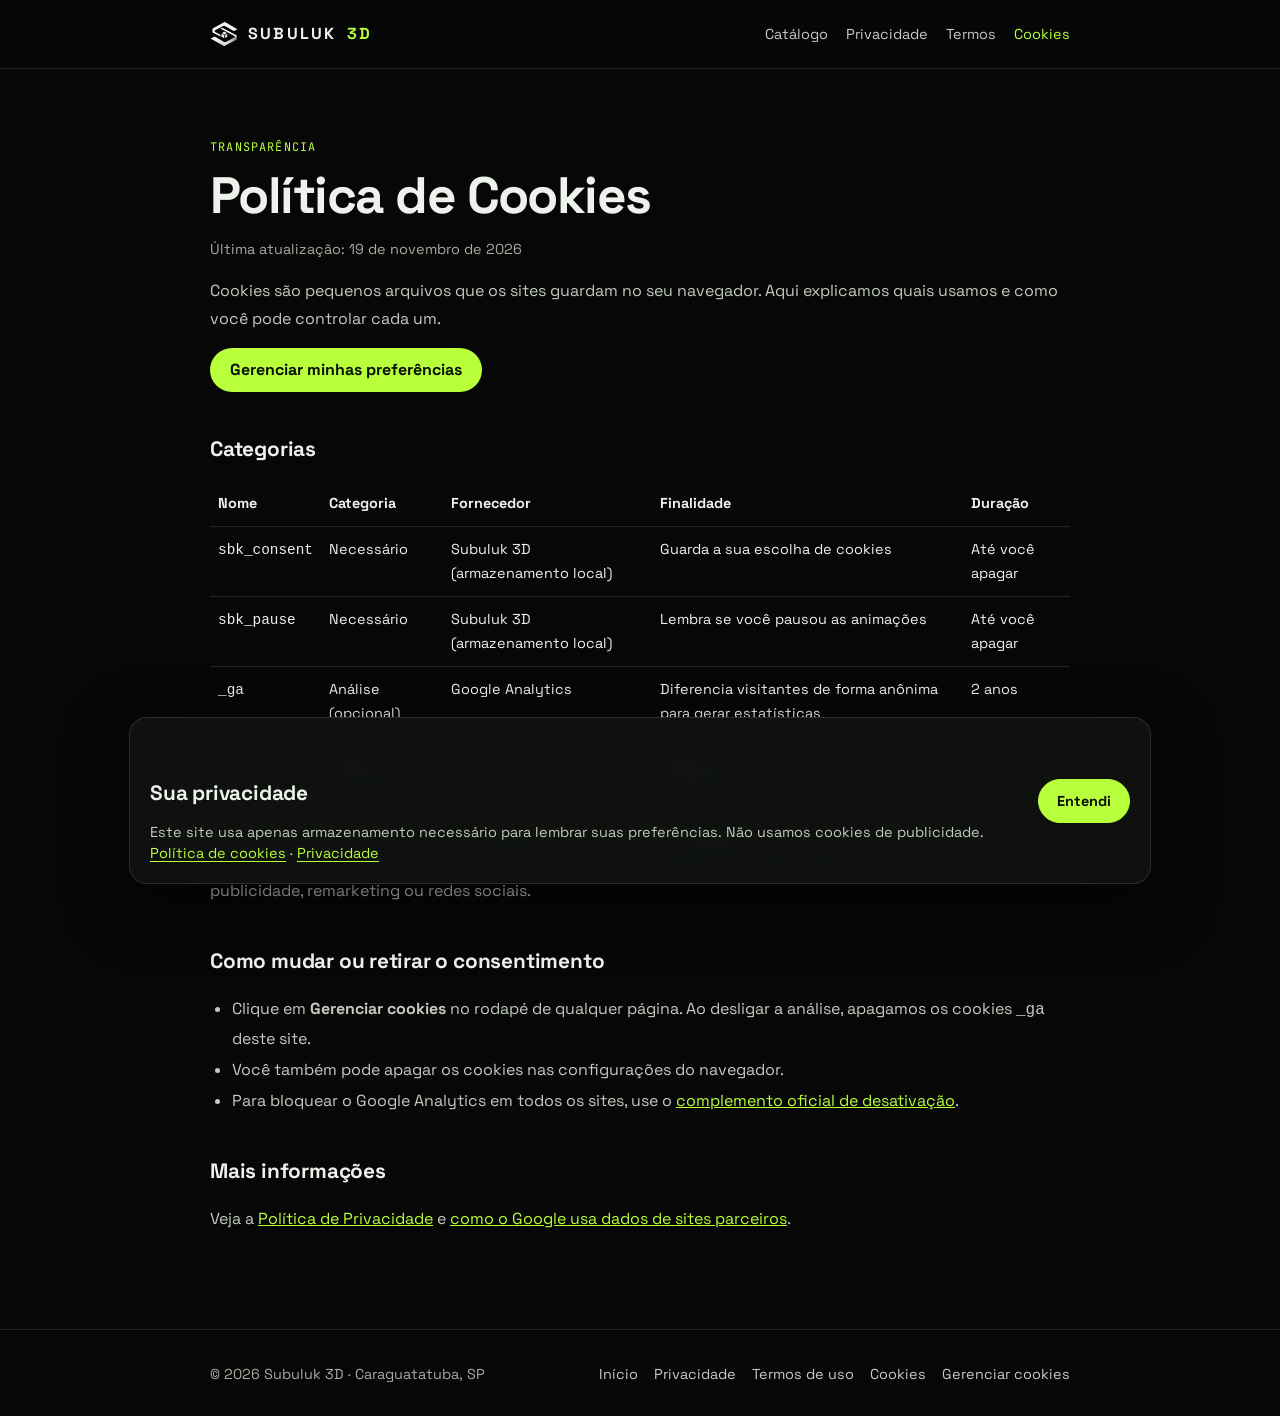
<file: cookies.html>
<!DOCTYPE html>
<html lang="pt-BR">
<head>
<meta charset="UTF-8">
<meta name="viewport" content="width=device-width, initial-scale=1">
<title>Política de Cookies | Subuluk 3D</title>
<meta name="description" content="Quais cookies o site da Subuluk 3D usa e como gerenciar o seu consentimento.">
<link rel="canonical" href="https://subuluk3d.github.io/SITE/cookies.html">
<meta name="theme-color" content="#060706">
<meta name="referrer" content="strict-origin-when-cross-origin">
<link rel="icon" type="image/png" href="logo.png">
<link rel="preconnect" href="https://fonts.googleapis.com">
<link rel="preconnect" href="https://fonts.gstatic.com" crossorigin>
<link href="https://fonts.googleapis.com/css2?family=Space+Grotesk:wght@400;500;700&family=JetBrains+Mono:wght@400;500&display=swap" rel="stylesheet">
<link rel="stylesheet" href="assets/site.css">
<script src="assets/site.js" defer></script>
</head>
<body class="lg">
<a class="skip" href="#conteudo">Ir para o conteúdo</a>
<header class="lg-h"><div class="lg-w">
<a class="lg-brand" href="index.html" aria-label="Subuluk 3D, página inicial"><img src="logo.png" alt="" width="28" height="28">SUBULUK<b>3D</b></a>
<nav aria-label="Páginas"><a href="index.html#catalogo">Catálogo</a><a href="privacidade.html">Privacidade</a><a href="termos.html">Termos</a><a href="cookies.html" aria-current="page">Cookies</a></nav>
</div></header>
<main id="conteudo" class="lg-w">
<p class="kick">Transparência</p>
<h1>Política de Cookies</h1>
<p class="upd">Última atualização: 19 de novembro de 2026</p>
<p>Cookies são pequenos arquivos que os sites guardam no seu navegador. Aqui explicamos quais usamos e como você pode controlar cada um.</p>
<p><button type="button" class="btn" data-cookie-prefs>Gerenciar minhas preferências</button></p>
<h2>Categorias</h2>
<table>
<thead><tr><th>Nome</th><th>Categoria</th><th>Fornecedor</th><th>Finalidade</th><th>Duração</th></tr></thead>
<tbody>
<tr><td><code>sbk_consent</code></td><td>Necessário</td><td>Subuluk 3D (armazenamento local)</td><td>Guarda a sua escolha de cookies</td><td>Até você apagar</td></tr>
<tr><td><code>sbk_pause</code></td><td>Necessário</td><td>Subuluk 3D (armazenamento local)</td><td>Lembra se você pausou as animações</td><td>Até você apagar</td></tr>
<tr><td><code>_ga</code></td><td>Análise (opcional)</td><td>Google Analytics</td><td>Diferencia visitantes de forma anônima para gerar estatísticas</td><td>2 anos</td></tr>
<tr><td><code>_ga_&lt;ID&gt;</code></td><td>Análise (opcional)</td><td>Google Analytics</td><td>Mantém o estado da sessão para estatísticas</td><td>2 anos</td></tr>
</tbody></table>
<p>Os cookies de análise só são criados depois que você clica em <strong>Aceitar</strong>. Até lá, o Google Analytics nem é carregado (Modo de Consentimento do Google com tudo negado por padrão). Não usamos cookies de publicidade, remarketing ou redes sociais.</p>
<h2>Como mudar ou retirar o consentimento</h2>
<ul>
<li>Clique em <strong>Gerenciar cookies</strong> no rodapé de qualquer página. Ao desligar a análise, apagamos os cookies <code>_ga</code> deste site.</li>
<li>Você também pode apagar os cookies nas configurações do navegador.</li>
<li>Para bloquear o Google Analytics em todos os sites, use o <a href="https://tools.google.com/dlpage/gaoptout?hl=pt-BR" target="_blank" rel="noopener">complemento oficial de desativação</a>.</li>
</ul>
<h2>Mais informações</h2>
<p>Veja a <a href="privacidade.html">Política de Privacidade</a> e <a href="https://policies.google.com/technologies/partner-sites?hl=pt-BR" target="_blank" rel="noopener">como o Google usa dados de sites parceiros</a>.</p>
</main>
<footer class="lg-f"><div class="lg-w">
<span>© 2026 Subuluk 3D · Caraguatatuba, SP</span>
<nav aria-label="Rodapé"><a href="index.html">Início</a><a href="privacidade.html">Privacidade</a><a href="termos.html">Termos de uso</a><a href="cookies.html">Cookies</a><button type="button" data-cookie-prefs>Gerenciar cookies</button></nav>
</div></footer>
</body>
</html>
</file>
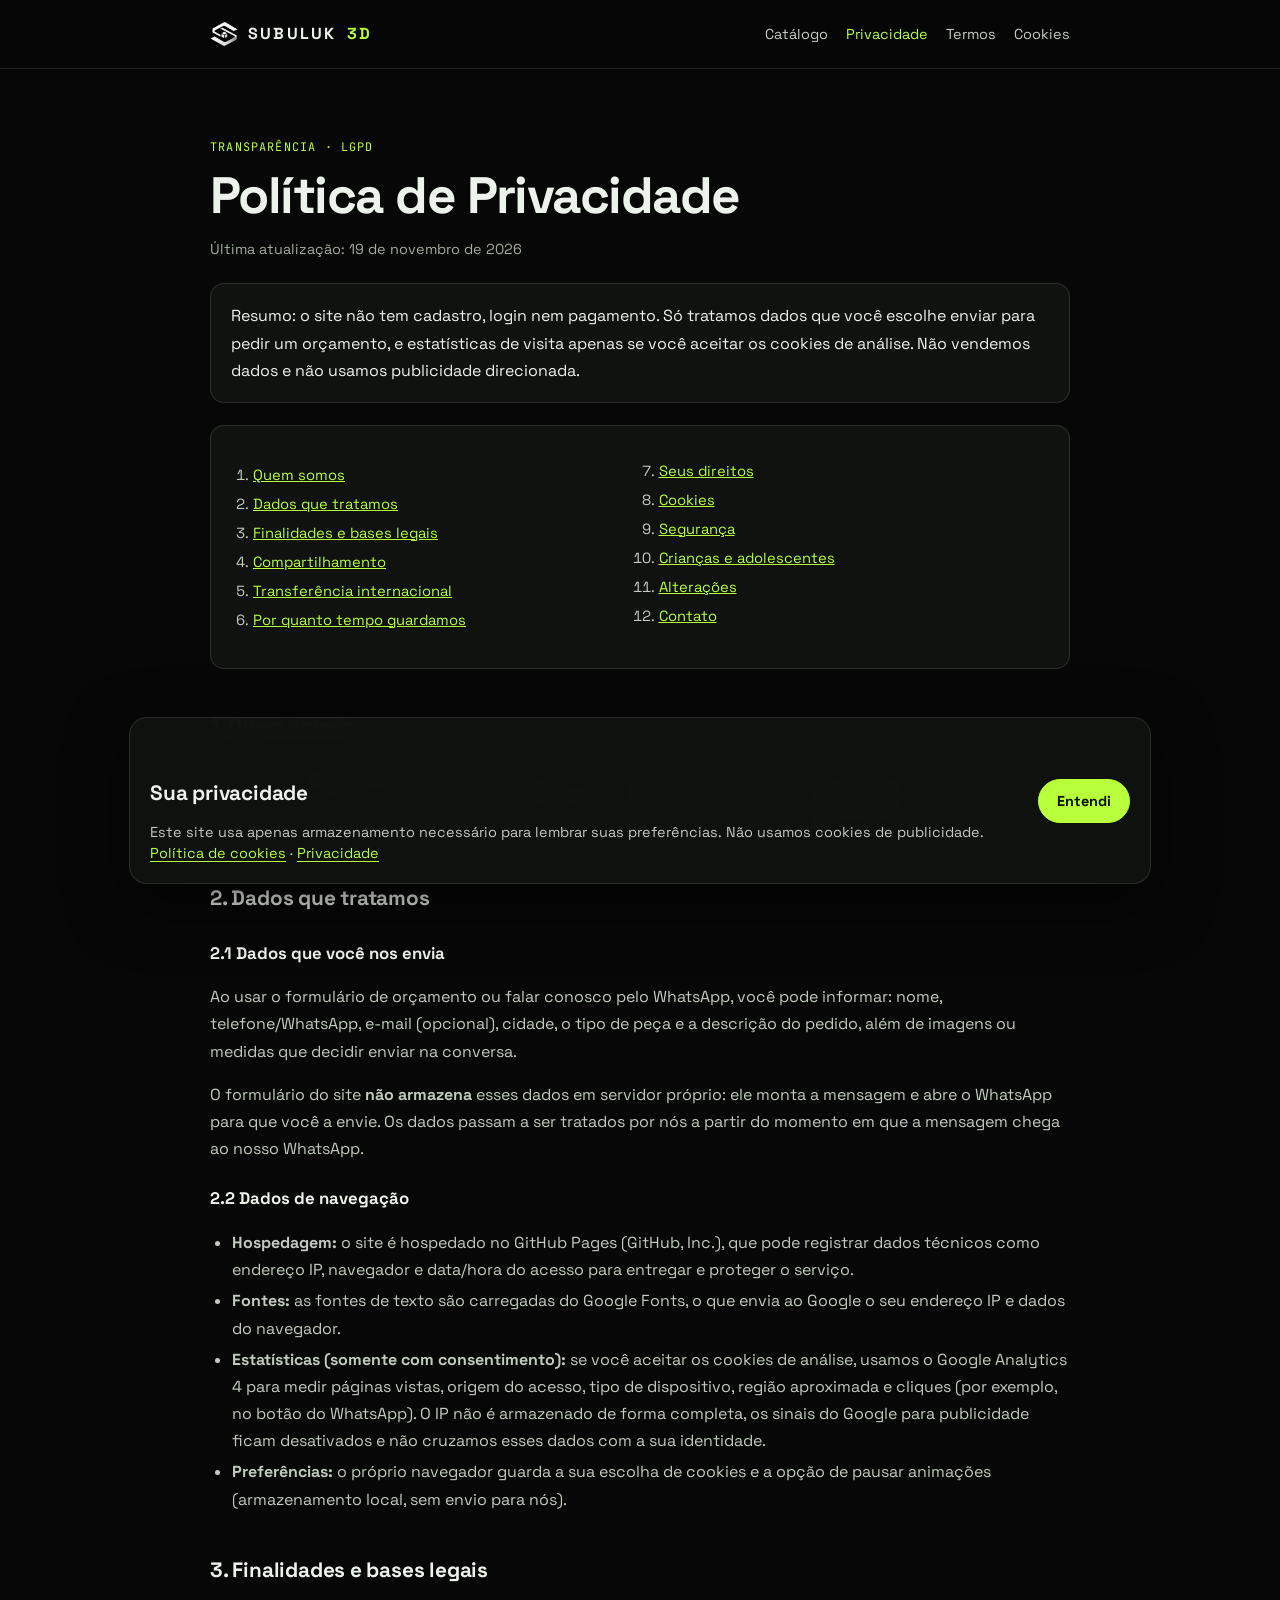
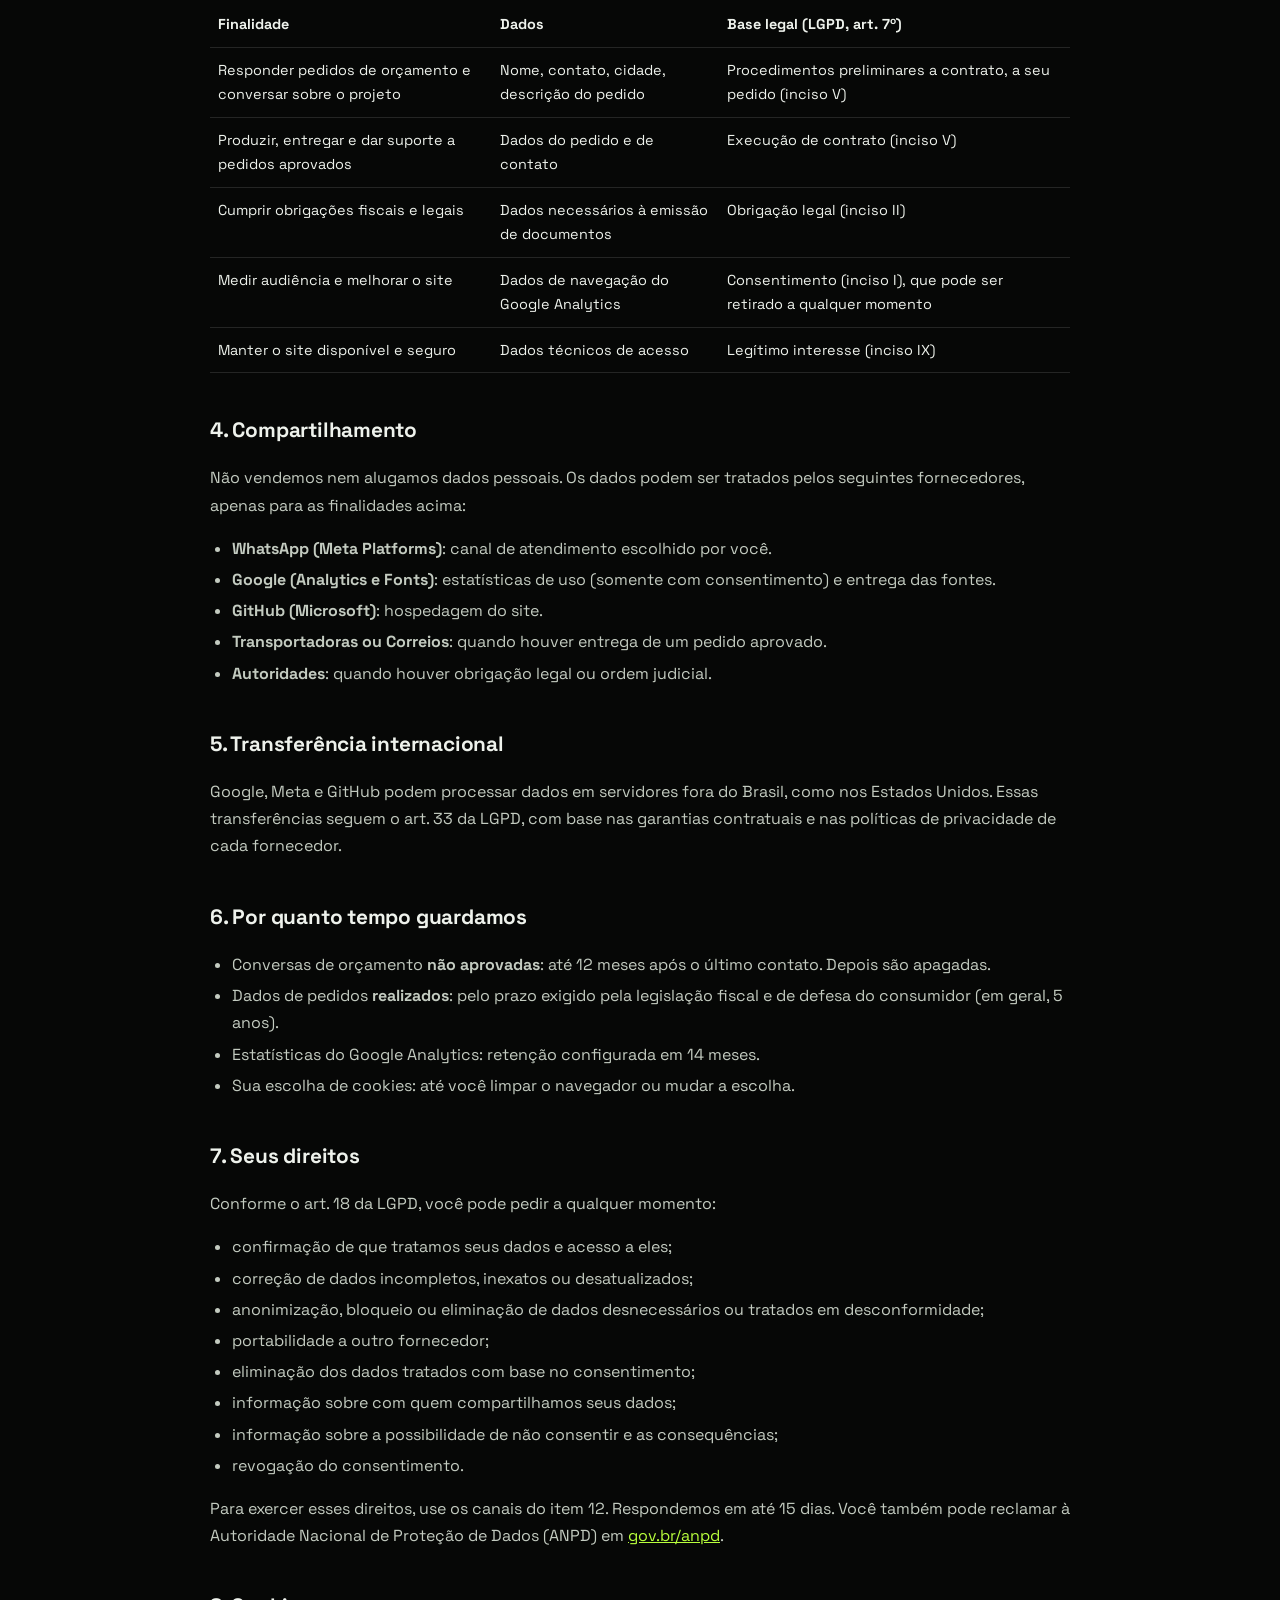
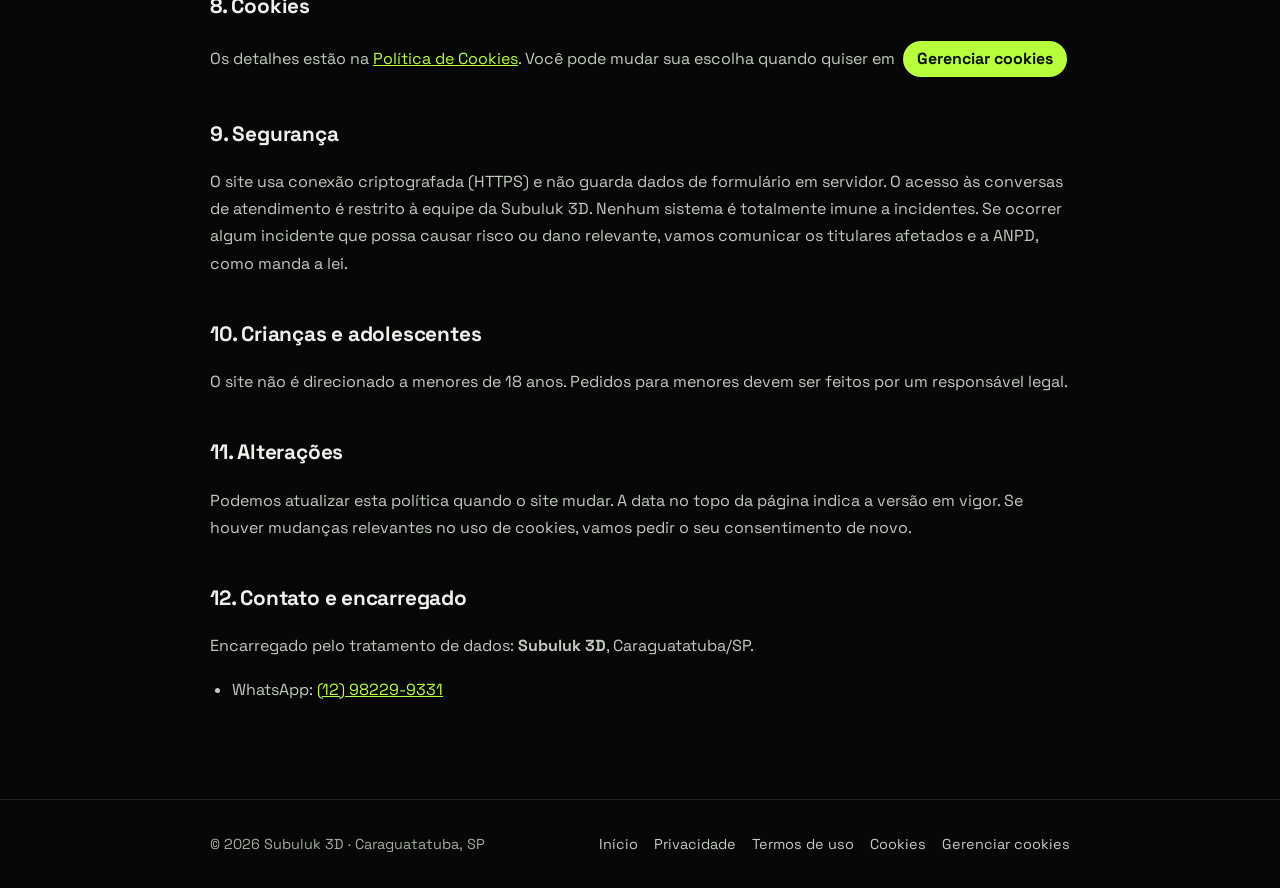
<file: privacidade.html>
<!DOCTYPE html>
<html lang="pt-BR">
<head>
<meta charset="UTF-8">
<meta name="viewport" content="width=device-width, initial-scale=1">
<title>Política de Privacidade | Subuluk 3D</title>
<meta name="description" content="Como a Subuluk 3D trata dados pessoais no site e no atendimento, conforme a LGPD.">
<link rel="canonical" href="https://subuluk3d.github.io/SITE/privacidade.html">
<meta name="theme-color" content="#060706">
<meta name="referrer" content="strict-origin-when-cross-origin">
<link rel="icon" type="image/png" href="logo.png">
<link rel="preconnect" href="https://fonts.googleapis.com">
<link rel="preconnect" href="https://fonts.gstatic.com" crossorigin>
<link href="https://fonts.googleapis.com/css2?family=Space+Grotesk:wght@400;500;700&family=JetBrains+Mono:wght@400;500&display=swap" rel="stylesheet">
<link rel="stylesheet" href="assets/site.css">
<script src="assets/site.js" defer></script>
</head>
<body class="lg">
<a class="skip" href="#conteudo">Ir para o conteúdo</a>
<header class="lg-h"><div class="lg-w">
<a class="lg-brand" href="index.html" aria-label="Subuluk 3D, página inicial"><img src="logo.png" alt="" width="28" height="28">SUBULUK<b>3D</b></a>
<nav aria-label="Páginas"><a href="index.html#catalogo">Catálogo</a><a href="privacidade.html" aria-current="page">Privacidade</a><a href="termos.html">Termos</a><a href="cookies.html">Cookies</a></nav>
</div></header>
<main id="conteudo" class="lg-w">
<p class="kick">Transparência · LGPD</p>
<h1>Política de Privacidade</h1>
<p class="upd">Última atualização: 19 de novembro de 2026</p>
<div class="box">Resumo: o site não tem cadastro, login nem pagamento. Só tratamos dados que você escolhe enviar para pedir um orçamento, e estatísticas de visita apenas se você aceitar os cookies de análise. Não vendemos dados e não usamos publicidade direcionada.</div>
<nav class="box" aria-label="Nesta página"><ol class="toc">
<li><a href="#p1">Quem somos</a></li><li><a href="#p2">Dados que tratamos</a></li><li><a href="#p3">Finalidades e bases legais</a></li><li><a href="#p4">Compartilhamento</a></li>
<li><a href="#p5">Transferência internacional</a></li><li><a href="#p6">Por quanto tempo guardamos</a></li><li><a href="#p7">Seus direitos</a></li><li><a href="#p8">Cookies</a></li>
<li><a href="#p9">Segurança</a></li><li><a href="#p10">Crianças e adolescentes</a></li><li><a href="#p11">Alterações</a></li><li><a href="#p12">Contato</a></li>
</ol></nav>

<h2 id="p1">1. Quem somos</h2>
<p>Este site é da <strong>Subuluk 3D</strong>, que faz impressão 3D e produtos personalizados em Caraguatatuba/SP. Para fins da Lei Geral de Proteção de Dados (Lei nº 13.709/2018, "LGPD"), a Subuluk 3D é a <strong>controladora</strong> dos dados pessoais tratados por meio deste site. O contato para assuntos de privacidade (encarregado) está no item 12.</p>

<h2 id="p2">2. Dados que tratamos</h2>
<h3>2.1 Dados que você nos envia</h3>
<p>Ao usar o formulário de orçamento ou falar conosco pelo WhatsApp, você pode informar: nome, telefone/WhatsApp, e-mail (opcional), cidade, o tipo de peça e a descrição do pedido, além de imagens ou medidas que decidir enviar na conversa.</p>
<p>O formulário do site <strong>não armazena</strong> esses dados em servidor próprio: ele monta a mensagem e abre o WhatsApp para que você a envie. Os dados passam a ser tratados por nós a partir do momento em que a mensagem chega ao nosso WhatsApp.</p>
<h3>2.2 Dados de navegação</h3>
<ul>
<li><strong>Hospedagem:</strong> o site é hospedado no GitHub Pages (GitHub, Inc.), que pode registrar dados técnicos como endereço IP, navegador e data/hora do acesso para entregar e proteger o serviço.</li>
<li><strong>Fontes:</strong> as fontes de texto são carregadas do Google Fonts, o que envia ao Google o seu endereço IP e dados do navegador.</li>
<li><strong>Estatísticas (somente com consentimento):</strong> se você aceitar os cookies de análise, usamos o Google Analytics 4 para medir páginas vistas, origem do acesso, tipo de dispositivo, região aproximada e cliques (por exemplo, no botão do WhatsApp). O IP não é armazenado de forma completa, os sinais do Google para publicidade ficam desativados e não cruzamos esses dados com a sua identidade.</li>
<li><strong>Preferências:</strong> o próprio navegador guarda a sua escolha de cookies e a opção de pausar animações (armazenamento local, sem envio para nós).</li>
</ul>

<h2 id="p3">3. Finalidades e bases legais</h2>
<table>
<thead><tr><th>Finalidade</th><th>Dados</th><th>Base legal (LGPD, art. 7º)</th></tr></thead>
<tbody>
<tr><td>Responder pedidos de orçamento e conversar sobre o projeto</td><td>Nome, contato, cidade, descrição do pedido</td><td>Procedimentos preliminares a contrato, a seu pedido (inciso V)</td></tr>
<tr><td>Produzir, entregar e dar suporte a pedidos aprovados</td><td>Dados do pedido e de contato</td><td>Execução de contrato (inciso V)</td></tr>
<tr><td>Cumprir obrigações fiscais e legais</td><td>Dados necessários à emissão de documentos</td><td>Obrigação legal (inciso II)</td></tr>
<tr><td>Medir audiência e melhorar o site</td><td>Dados de navegação do Google Analytics</td><td>Consentimento (inciso I), que pode ser retirado a qualquer momento</td></tr>
<tr><td>Manter o site disponível e seguro</td><td>Dados técnicos de acesso</td><td>Legítimo interesse (inciso IX)</td></tr>
</tbody></table>

<h2 id="p4">4. Compartilhamento</h2>
<p>Não vendemos nem alugamos dados pessoais. Os dados podem ser tratados pelos seguintes fornecedores, apenas para as finalidades acima:</p>
<ul>
<li><strong>WhatsApp (Meta Platforms)</strong>: canal de atendimento escolhido por você.</li>
<li><strong>Google (Analytics e Fonts)</strong>: estatísticas de uso (somente com consentimento) e entrega das fontes.</li>
<li><strong>GitHub (Microsoft)</strong>: hospedagem do site.</li>
<li><strong>Transportadoras ou Correios</strong>: quando houver entrega de um pedido aprovado.</li>
<li><strong>Autoridades</strong>: quando houver obrigação legal ou ordem judicial.</li>
</ul>

<h2 id="p5">5. Transferência internacional</h2>
<p>Google, Meta e GitHub podem processar dados em servidores fora do Brasil, como nos Estados Unidos. Essas transferências seguem o art. 33 da LGPD, com base nas garantias contratuais e nas políticas de privacidade de cada fornecedor.</p>

<h2 id="p6">6. Por quanto tempo guardamos</h2>
<ul>
<li>Conversas de orçamento <strong>não aprovadas</strong>: até 12 meses após o último contato. Depois são apagadas.</li>
<li>Dados de pedidos <strong>realizados</strong>: pelo prazo exigido pela legislação fiscal e de defesa do consumidor (em geral, 5 anos).</li>
<li>Estatísticas do Google Analytics: retenção configurada em 14 meses.</li>
<li>Sua escolha de cookies: até você limpar o navegador ou mudar a escolha.</li>
</ul>

<h2 id="p7">7. Seus direitos</h2>
<p>Conforme o art. 18 da LGPD, você pode pedir a qualquer momento:</p>
<ul>
<li>confirmação de que tratamos seus dados e acesso a eles;</li>
<li>correção de dados incompletos, inexatos ou desatualizados;</li>
<li>anonimização, bloqueio ou eliminação de dados desnecessários ou tratados em desconformidade;</li>
<li>portabilidade a outro fornecedor;</li>
<li>eliminação dos dados tratados com base no consentimento;</li>
<li>informação sobre com quem compartilhamos seus dados;</li>
<li>informação sobre a possibilidade de não consentir e as consequências;</li>
<li>revogação do consentimento.</li>
</ul>
<p>Para exercer esses direitos, use os canais do item 12. Respondemos em até 15 dias. Você também pode reclamar à Autoridade Nacional de Proteção de Dados (ANPD) em <a href="https://www.gov.br/anpd" target="_blank" rel="noopener">gov.br/anpd</a>.</p>

<h2 id="p8">8. Cookies</h2>
<p>Os detalhes estão na <a href="cookies.html">Política de Cookies</a>. Você pode mudar sua escolha quando quiser em <button type="button" class="btn" data-cookie-prefs style="min-height:36px;padding:0 14px;margin-left:4px">Gerenciar cookies</button></p>

<h2 id="p9">9. Segurança</h2>
<p>O site usa conexão criptografada (HTTPS) e não guarda dados de formulário em servidor. O acesso às conversas de atendimento é restrito à equipe da Subuluk 3D. Nenhum sistema é totalmente imune a incidentes. Se ocorrer algum incidente que possa causar risco ou dano relevante, vamos comunicar os titulares afetados e a ANPD, como manda a lei.</p>

<h2 id="p10">10. Crianças e adolescentes</h2>
<p>O site não é direcionado a menores de 18 anos. Pedidos para menores devem ser feitos por um responsável legal.</p>

<h2 id="p11">11. Alterações</h2>
<p>Podemos atualizar esta política quando o site mudar. A data no topo da página indica a versão em vigor. Se houver mudanças relevantes no uso de cookies, vamos pedir o seu consentimento de novo.</p>

<h2 id="p12">12. Contato e encarregado</h2>
<p>Encarregado pelo tratamento de dados: <strong>Subuluk 3D</strong>, Caraguatatuba/SP.</p>
<ul>
<li>WhatsApp: <a href="https://wa.me/5512982299331" target="_blank" rel="noopener"><span data-wa-label>(12) 98229-9331</span></a></li>
<li data-email-wrap>E-mail: <span data-email></span></li>
</ul>
</main>
<footer class="lg-f"><div class="lg-w">
<span>© 2026 Subuluk 3D · Caraguatatuba, SP</span>
<nav aria-label="Rodapé"><a href="index.html">Início</a><a href="privacidade.html">Privacidade</a><a href="termos.html">Termos de uso</a><a href="cookies.html">Cookies</a><button type="button" data-cookie-prefs>Gerenciar cookies</button></nav>
</div></footer>
</body>
</html>
</file>
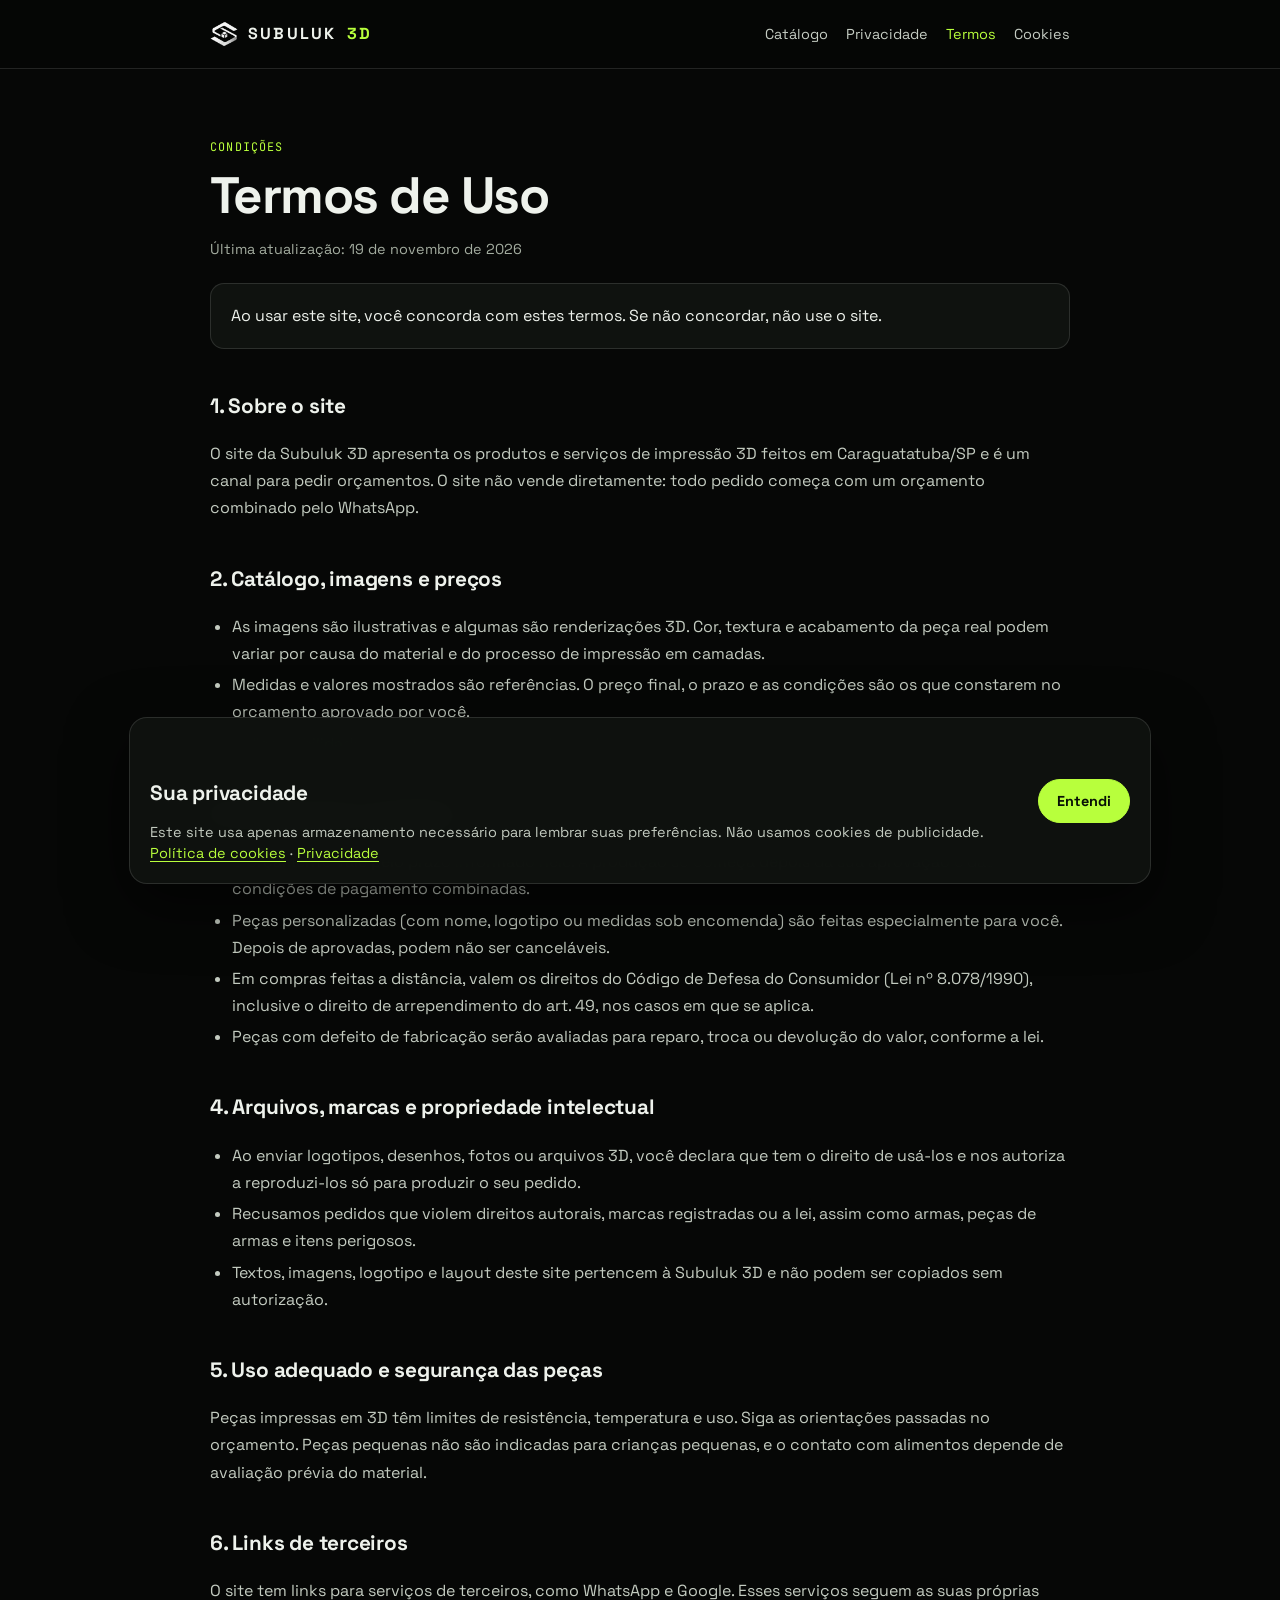
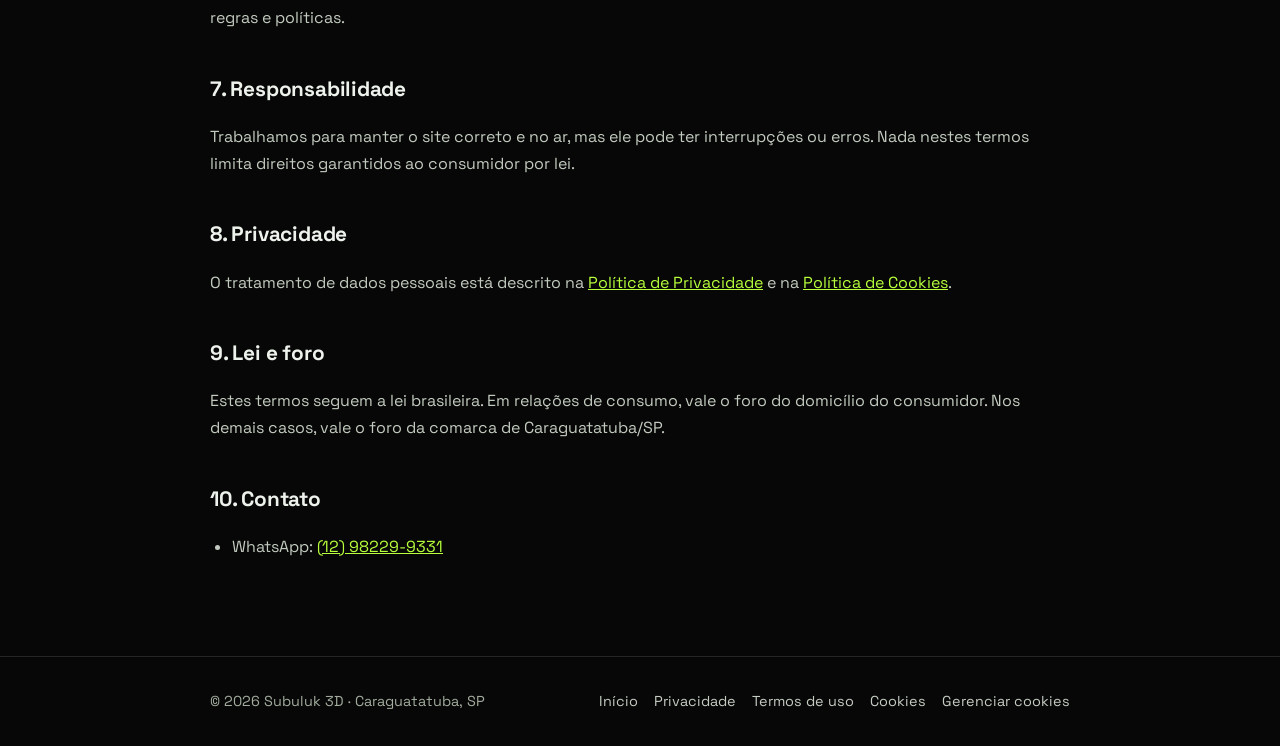
<file: termos.html>
<!DOCTYPE html>
<html lang="pt-BR">
<head>
<meta charset="UTF-8">
<meta name="viewport" content="width=device-width, initial-scale=1">
<title>Termos de Uso | Subuluk 3D</title>
<meta name="description" content="Condições de uso do site, orçamentos e pedidos de impressão 3D da Subuluk 3D.">
<link rel="canonical" href="https://subuluk3d.github.io/SITE/termos.html">
<meta name="theme-color" content="#060706">
<meta name="referrer" content="strict-origin-when-cross-origin">
<link rel="icon" type="image/png" href="logo.png">
<link rel="preconnect" href="https://fonts.googleapis.com">
<link rel="preconnect" href="https://fonts.gstatic.com" crossorigin>
<link href="https://fonts.googleapis.com/css2?family=Space+Grotesk:wght@400;500;700&family=JetBrains+Mono:wght@400;500&display=swap" rel="stylesheet">
<link rel="stylesheet" href="assets/site.css">
<script src="assets/site.js" defer></script>
</head>
<body class="lg">
<a class="skip" href="#conteudo">Ir para o conteúdo</a>
<header class="lg-h"><div class="lg-w">
<a class="lg-brand" href="index.html" aria-label="Subuluk 3D, página inicial"><img src="logo.png" alt="" width="28" height="28">SUBULUK<b>3D</b></a>
<nav aria-label="Páginas"><a href="index.html#catalogo">Catálogo</a><a href="privacidade.html">Privacidade</a><a href="termos.html" aria-current="page">Termos</a><a href="cookies.html">Cookies</a></nav>
</div></header>
<main id="conteudo" class="lg-w">
<p class="kick">Condições</p>
<h1>Termos de Uso</h1>
<p class="upd">Última atualização: 19 de novembro de 2026</p>
<div class="box">Ao usar este site, você concorda com estes termos. Se não concordar, não use o site.</div>
<h2>1. Sobre o site</h2>
<p>O site da Subuluk 3D apresenta os produtos e serviços de impressão 3D feitos em Caraguatatuba/SP e é um canal para pedir orçamentos. O site não vende diretamente: todo pedido começa com um orçamento combinado pelo WhatsApp.</p>
<h2>2. Catálogo, imagens e preços</h2>
<ul>
<li>As imagens são ilustrativas e algumas são renderizações 3D. Cor, textura e acabamento da peça real podem variar por causa do material e do processo de impressão em camadas.</li>
<li>Medidas e valores mostrados são referências. O preço final, o prazo e as condições são os que constarem no orçamento aprovado por você.</li>
<li>A disponibilidade de materiais e cores pode mudar sem aviso.</li>
</ul>
<h2>3. Orçamentos e pedidos</h2>
<ul>
<li>O orçamento vale pelo prazo informado nele. A produção só começa depois da sua aprovação e das condições de pagamento combinadas.</li>
<li>Peças personalizadas (com nome, logotipo ou medidas sob encomenda) são feitas especialmente para você. Depois de aprovadas, podem não ser canceláveis.</li>
<li>Em compras feitas a distância, valem os direitos do Código de Defesa do Consumidor (Lei nº 8.078/1990), inclusive o direito de arrependimento do art. 49, nos casos em que se aplica.</li>
<li>Peças com defeito de fabricação serão avaliadas para reparo, troca ou devolução do valor, conforme a lei.</li>
</ul>
<h2>4. Arquivos, marcas e propriedade intelectual</h2>
<ul>
<li>Ao enviar logotipos, desenhos, fotos ou arquivos 3D, você declara que tem o direito de usá-los e nos autoriza a reproduzi-los só para produzir o seu pedido.</li>
<li>Recusamos pedidos que violem direitos autorais, marcas registradas ou a lei, assim como armas, peças de armas e itens perigosos.</li>
<li>Textos, imagens, logotipo e layout deste site pertencem à Subuluk 3D e não podem ser copiados sem autorização.</li>
</ul>
<h2>5. Uso adequado e segurança das peças</h2>
<p>Peças impressas em 3D têm limites de resistência, temperatura e uso. Siga as orientações passadas no orçamento. Peças pequenas não são indicadas para crianças pequenas, e o contato com alimentos depende de avaliação prévia do material.</p>
<h2>6. Links de terceiros</h2>
<p>O site tem links para serviços de terceiros, como WhatsApp e Google. Esses serviços seguem as suas próprias regras e políticas.</p>
<h2>7. Responsabilidade</h2>
<p>Trabalhamos para manter o site correto e no ar, mas ele pode ter interrupções ou erros. Nada nestes termos limita direitos garantidos ao consumidor por lei.</p>
<h2>8. Privacidade</h2>
<p>O tratamento de dados pessoais está descrito na <a href="privacidade.html">Política de Privacidade</a> e na <a href="cookies.html">Política de Cookies</a>.</p>
<h2>9. Lei e foro</h2>
<p>Estes termos seguem a lei brasileira. Em relações de consumo, vale o foro do domicílio do consumidor. Nos demais casos, vale o foro da comarca de Caraguatatuba/SP.</p>
<h2>10. Contato</h2>
<ul>
<li>WhatsApp: <a href="https://wa.me/5512982299331" target="_blank" rel="noopener"><span data-wa-label>(12) 98229-9331</span></a></li>
<li data-email-wrap>E-mail: <span data-email></span></li>
</ul>
</main>
<footer class="lg-f"><div class="lg-w">
<span>© 2026 Subuluk 3D · Caraguatatuba, SP</span>
<nav aria-label="Rodapé"><a href="index.html">Início</a><a href="privacidade.html">Privacidade</a><a href="termos.html">Termos de uso</a><a href="cookies.html">Cookies</a><button type="button" data-cookie-prefs>Gerenciar cookies</button></nav>
</div></footer>
</body>
</html>
</file>
<file: assets/site.css>
/* Subuluk 3D — estilos compartilhados: aviso de cookies, preferências, páginas legais */
:root{--sb-bg:#060706;--sb-bg2:#0B0D0B;--sb-panel:#0F120F;--sb-line:rgba(255,255,255,.12);--sb-ink:#EEF2EC;--sb-mute:#A3AC9F;--sb-lime:#B8FF3C;--sb-on:#081006}
html.ck-lock{overflow:hidden}
html.paused *,html.paused *::before,html.paused *::after{animation-play-state:paused!important}

/* aviso */
.ck-banner{position:fixed;left:16px;right:16px;bottom:16px;z-index:200;font-family:"Space Grotesk",system-ui,sans-serif;color:var(--sb-ink)}
.ck-banner[hidden]{display:none}
.ck-in{max-width:980px;margin:auto;background:rgba(15,18,15,.97);backdrop-filter:blur(12px);-webkit-backdrop-filter:blur(12px);border:1px solid var(--sb-line);border-radius:18px;padding:18px 20px;display:flex;gap:20px;align-items:center;box-shadow:0 20px 60px rgba(0,0,0,.6)}
.ck-tx h2{font-size:1rem;margin:0 0 4px}
.ck-tx p{font-size:.9rem;color:var(--sb-mute);margin:0;line-height:1.5}
.ck-tx a{color:var(--sb-lime);text-decoration:underline;text-underline-offset:3px}
.ck-act{display:flex;gap:8px;flex:none;flex-wrap:wrap}
.ck-btn{min-height:44px;padding:0 18px;border-radius:999px;border:1px solid var(--sb-lime);background:var(--sb-lime);color:var(--sb-on);font:700 .9rem "Space Grotesk",system-ui,sans-serif;cursor:pointer}
.ck-btn.ghost{background:transparent;color:var(--sb-ink);border-color:var(--sb-line)}
.ck-btn:hover{filter:brightness(1.08)}.ck-btn.ghost:hover{border-color:var(--sb-lime)}
.ck-btn:focus-visible,.ck-sw input:focus-visible+span{outline:2px solid var(--sb-lime);outline-offset:3px}

/* preferências */
.ck-modal{position:fixed;inset:0;z-index:210;background:rgba(0,0,0,.7);display:grid;place-items:center;padding:16px;font-family:"Space Grotesk",system-ui,sans-serif;color:var(--sb-ink)}
.ck-modal[hidden]{display:none}
.ck-box{width:min(560px,100%);max-height:90vh;overflow:auto;background:var(--sb-panel);border:1px solid var(--sb-line);border-radius:20px;padding:26px}
.ck-box h2{font-size:1.3rem;margin:0 0 8px}.ck-box>p{color:var(--sb-mute);font-size:.92rem;margin:0 0 16px}
.ck-row{display:flex;justify-content:space-between;align-items:center;gap:16px;padding:14px 0;border-top:1px solid var(--sb-line)}
.ck-row strong{display:block;font-size:.98rem}.ck-row span{font-size:.85rem;color:var(--sb-mute)}
.ck-on,.ck-off{flex:none;font-family:"JetBrains Mono",monospace;font-size:.7rem!important;text-transform:uppercase;letter-spacing:.06em}
.ck-on{color:var(--sb-lime)!important}
.ck-sw{position:relative;flex:none;width:52px;height:30px;cursor:pointer}
.ck-sw input{position:absolute;inset:0;opacity:0;margin:0;cursor:pointer}
.ck-sw span{position:absolute;inset:0;border-radius:999px;background:#2a2f2a;transition:background .2s}
.ck-sw span::after{content:"";position:absolute;top:4px;left:4px;width:22px;height:22px;border-radius:50%;background:#fff;transition:transform .2s}
.ck-sw input:checked+span{background:var(--sb-lime)}.ck-sw input:checked+span::after{transform:translateX(22px);background:var(--sb-on)}
.ck-sw input:disabled+span{opacity:.4}
.ck-foot{display:flex;justify-content:flex-end;gap:8px;margin-top:18px;flex-wrap:wrap}
@media(max-width:720px){.ck-in{flex-direction:column;align-items:stretch}.ck-act{justify-content:stretch}.ck-act .ck-btn{flex:1}}
@media(prefers-reduced-motion:reduce){.ck-sw span,.ck-sw span::after{transition:none}}

/* páginas legais */
.lg{margin:0;background:var(--sb-bg);color:var(--sb-ink);font:1rem/1.7 "Space Grotesk",system-ui,sans-serif;-webkit-font-smoothing:antialiased}
.lg a{color:var(--sb-lime)}
.lg .skip{position:absolute;left:-999px}.lg .skip:focus{left:12px;top:12px;background:var(--sb-lime);color:var(--sb-on);padding:8px 12px;z-index:99}
.lg :focus-visible{outline:2px solid var(--sb-lime);outline-offset:3px;border-radius:4px}
.lg-w{width:min(860px,100% - 32px);margin:auto}
.lg-h{border-bottom:1px solid var(--sb-line);background:rgba(6,7,6,.9);position:sticky;top:0;z-index:20;backdrop-filter:blur(10px)}
.lg-h .lg-w{display:flex;justify-content:space-between;align-items:center;height:68px;gap:16px}
.lg-brand{display:flex;align-items:center;gap:10px;font-weight:700;letter-spacing:.14em;color:var(--sb-ink)!important;text-decoration:none}
.lg-brand img{width:28px;height:28px}.lg-brand b{color:var(--sb-lime)}
.lg-h nav{display:flex;gap:18px;font-size:.9rem;flex-wrap:wrap}.lg-h nav a{color:#C5CCC3;text-decoration:none}.lg-h nav a:hover,.lg-h nav a[aria-current]{color:var(--sb-lime)}
.lg main{padding:56px 0 80px}
.lg .kick{font-family:"JetBrains Mono",monospace;font-size:.74rem;letter-spacing:.1em;text-transform:uppercase;color:var(--sb-lime)}
.lg h1{font-size:clamp(2.1rem,5vw,3.2rem);line-height:1.05;letter-spacing:-.03em;margin:10px 0 10px}
.lg .upd{color:var(--sb-mute);font-size:.9rem}
.lg h2{font-size:1.3rem;margin:40px 0 10px;letter-spacing:-.01em}
.lg h3{font-size:1.05rem;margin:22px 0 6px}
.lg p,.lg li{color:#C3CBC0}.lg ul,.lg ol{padding-left:22px}.lg li{margin:4px 0}
.lg .box{background:var(--sb-panel);border:1px solid var(--sb-line);border-radius:14px;padding:18px 20px;margin:22px 0}
.lg .toc{columns:2;font-size:.92rem}
.lg table{width:100%;border-collapse:collapse;font-size:.9rem;margin:14px 0;display:block;overflow-x:auto}
.lg th,.lg td{border-bottom:1px solid var(--sb-line);padding:10px 8px;text-align:left;vertical-align:top}
.lg th{color:var(--sb-ink);font-weight:700;white-space:nowrap}
.lg .btn{display:inline-flex;align-items:center;min-height:44px;padding:0 20px;border-radius:999px;background:var(--sb-lime);color:var(--sb-on);font-weight:700;text-decoration:none;border:0;font:inherit;font-weight:700;cursor:pointer}
.lg-f{border-top:1px solid var(--sb-line);padding:32px 0;color:var(--sb-mute);font-size:.9rem}
.lg-f .lg-w{display:flex;justify-content:space-between;gap:16px;flex-wrap:wrap}
.lg-f nav{display:flex;gap:16px;flex-wrap:wrap}.lg-f a,.lg-f button{color:#C5CCC3;text-decoration:none;background:none;border:0;font:inherit;cursor:pointer;padding:0}
.lg-f a:hover,.lg-f button:hover{color:var(--sb-lime)}
@media(max-width:640px){.lg .toc{columns:1}.lg-h nav{display:none}}
</file>
